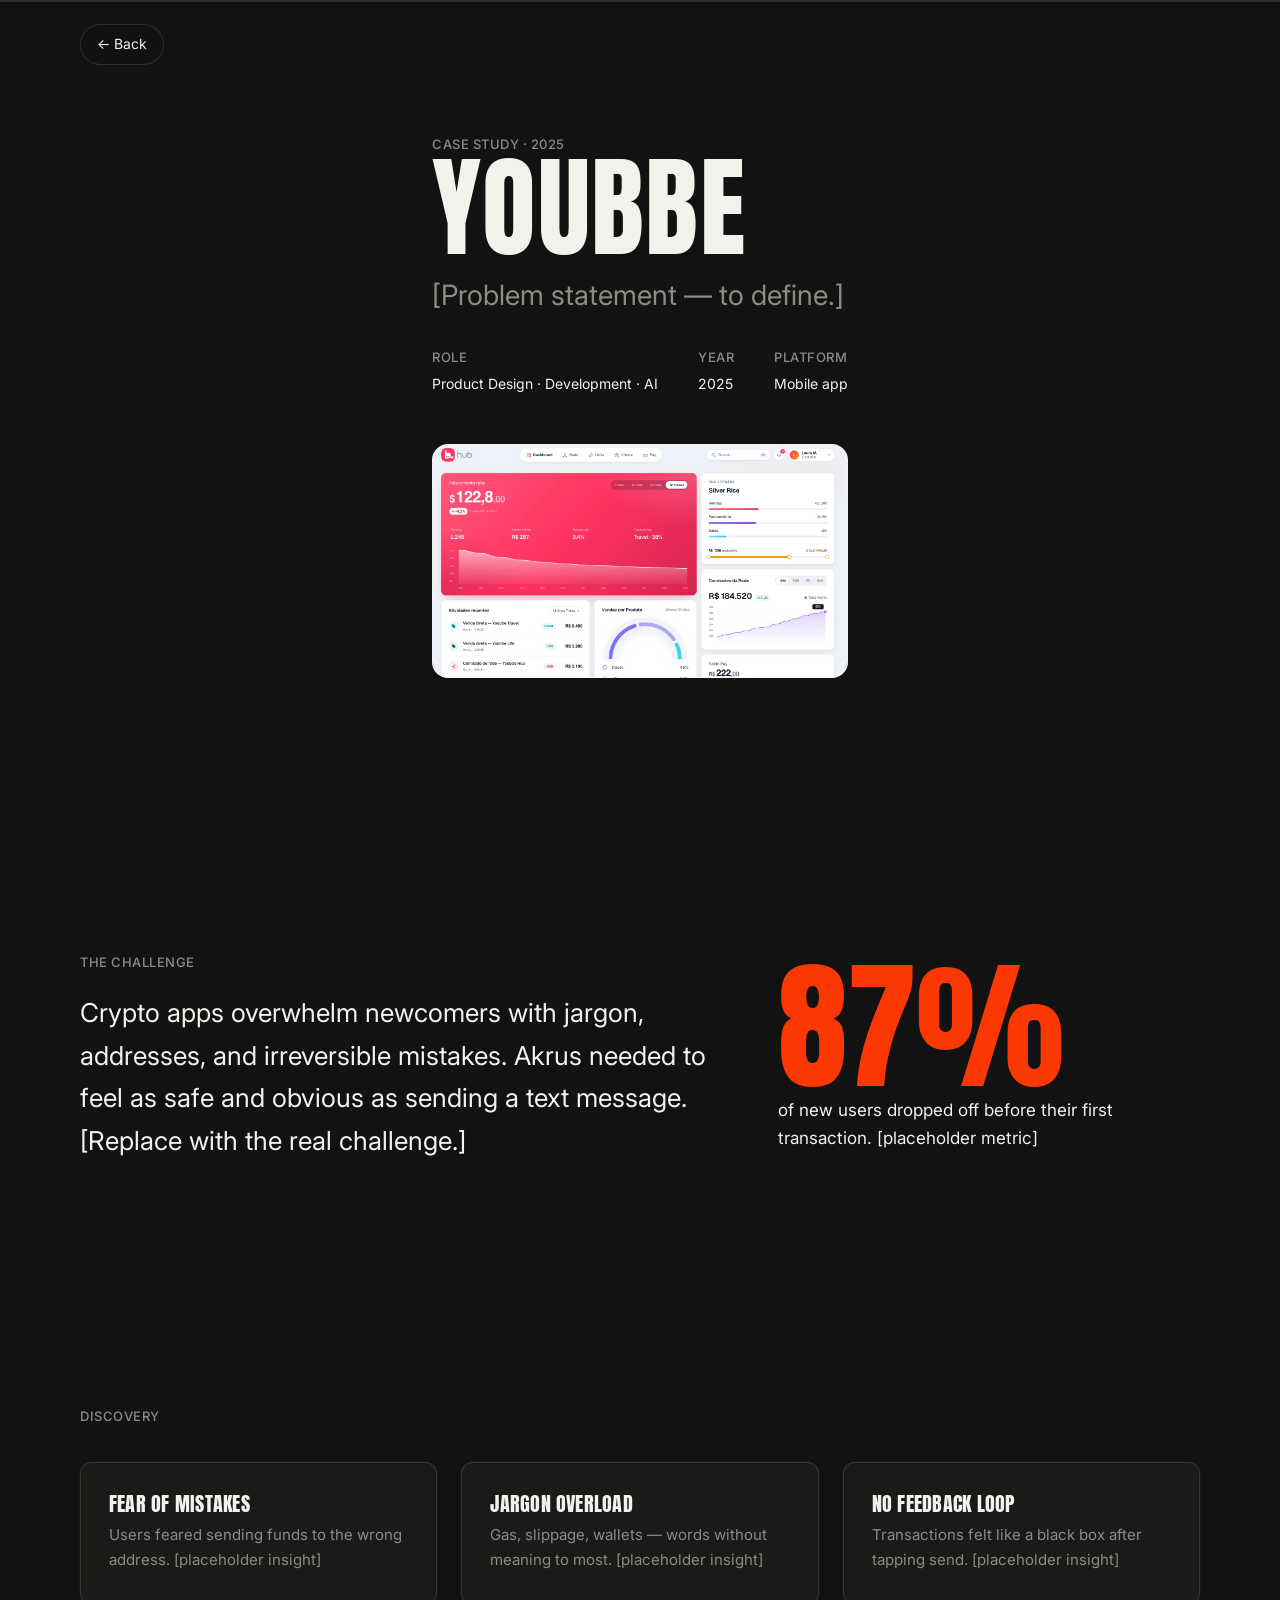
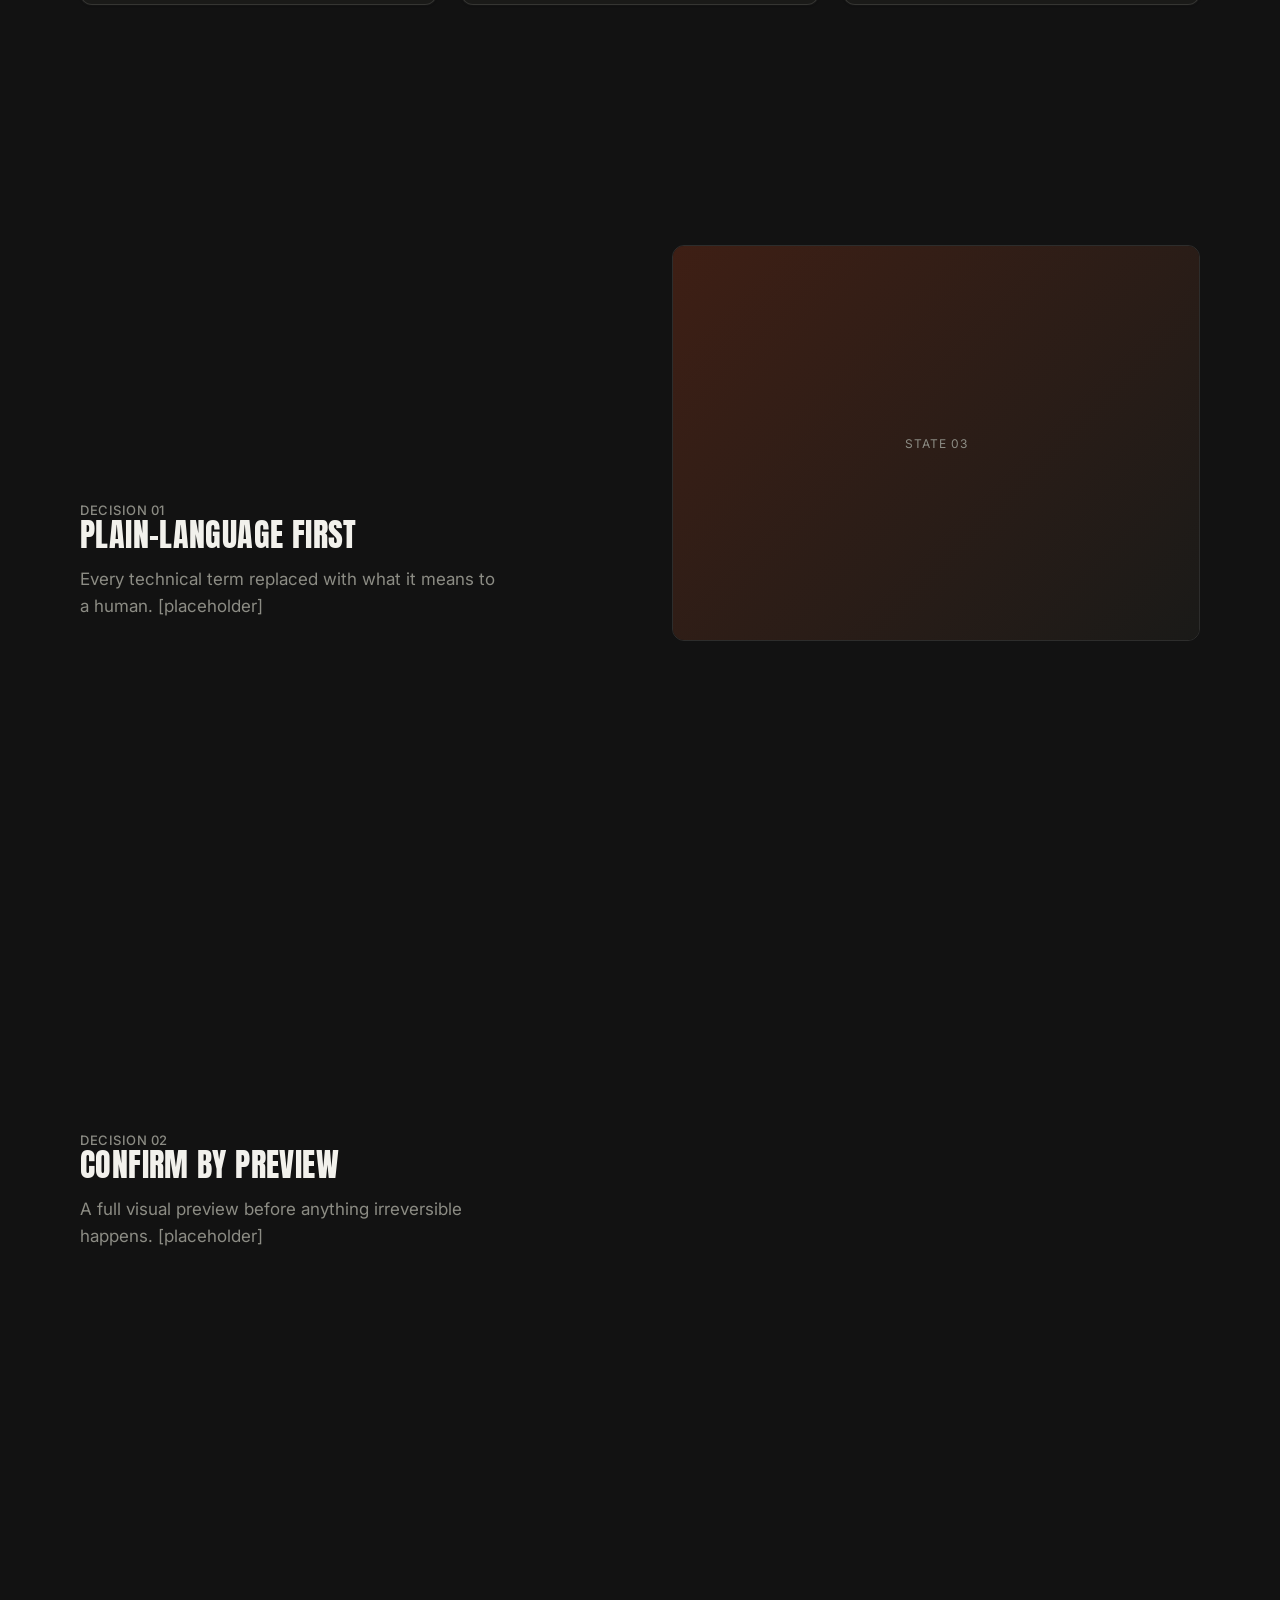
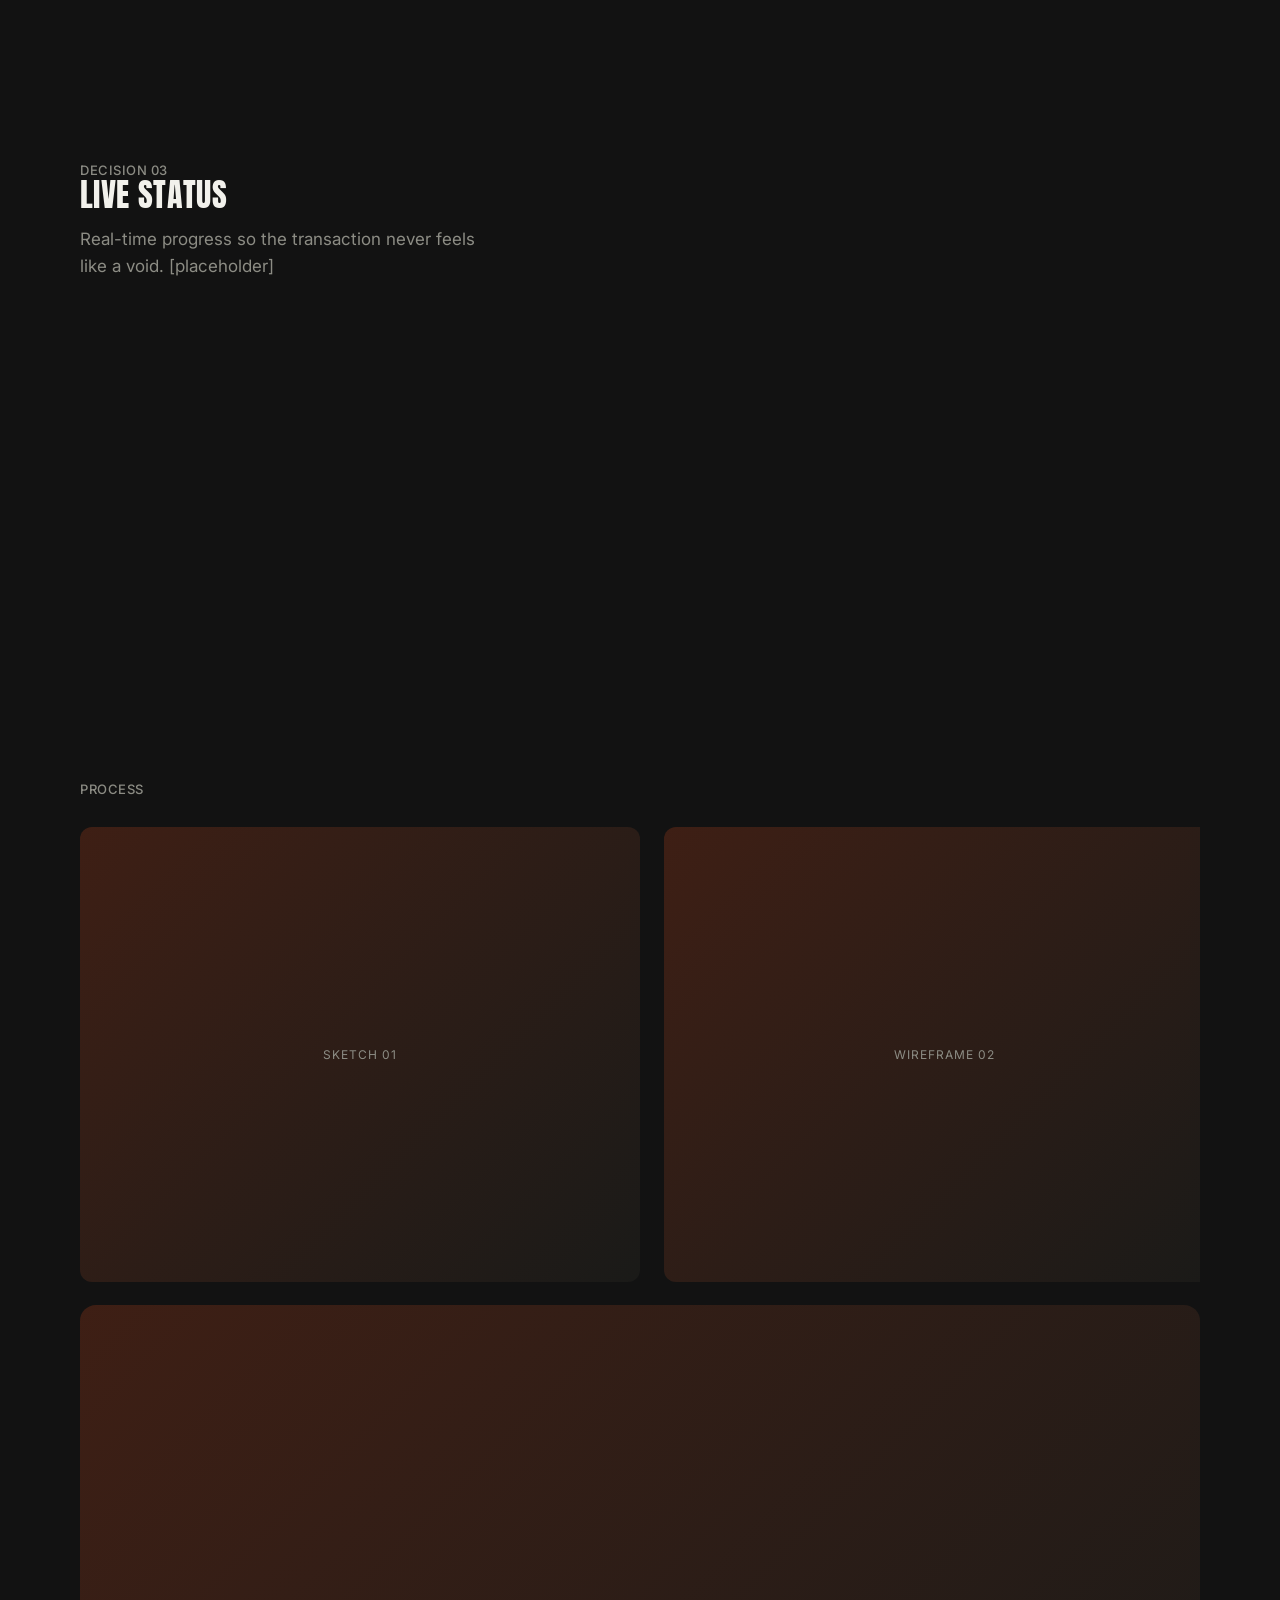
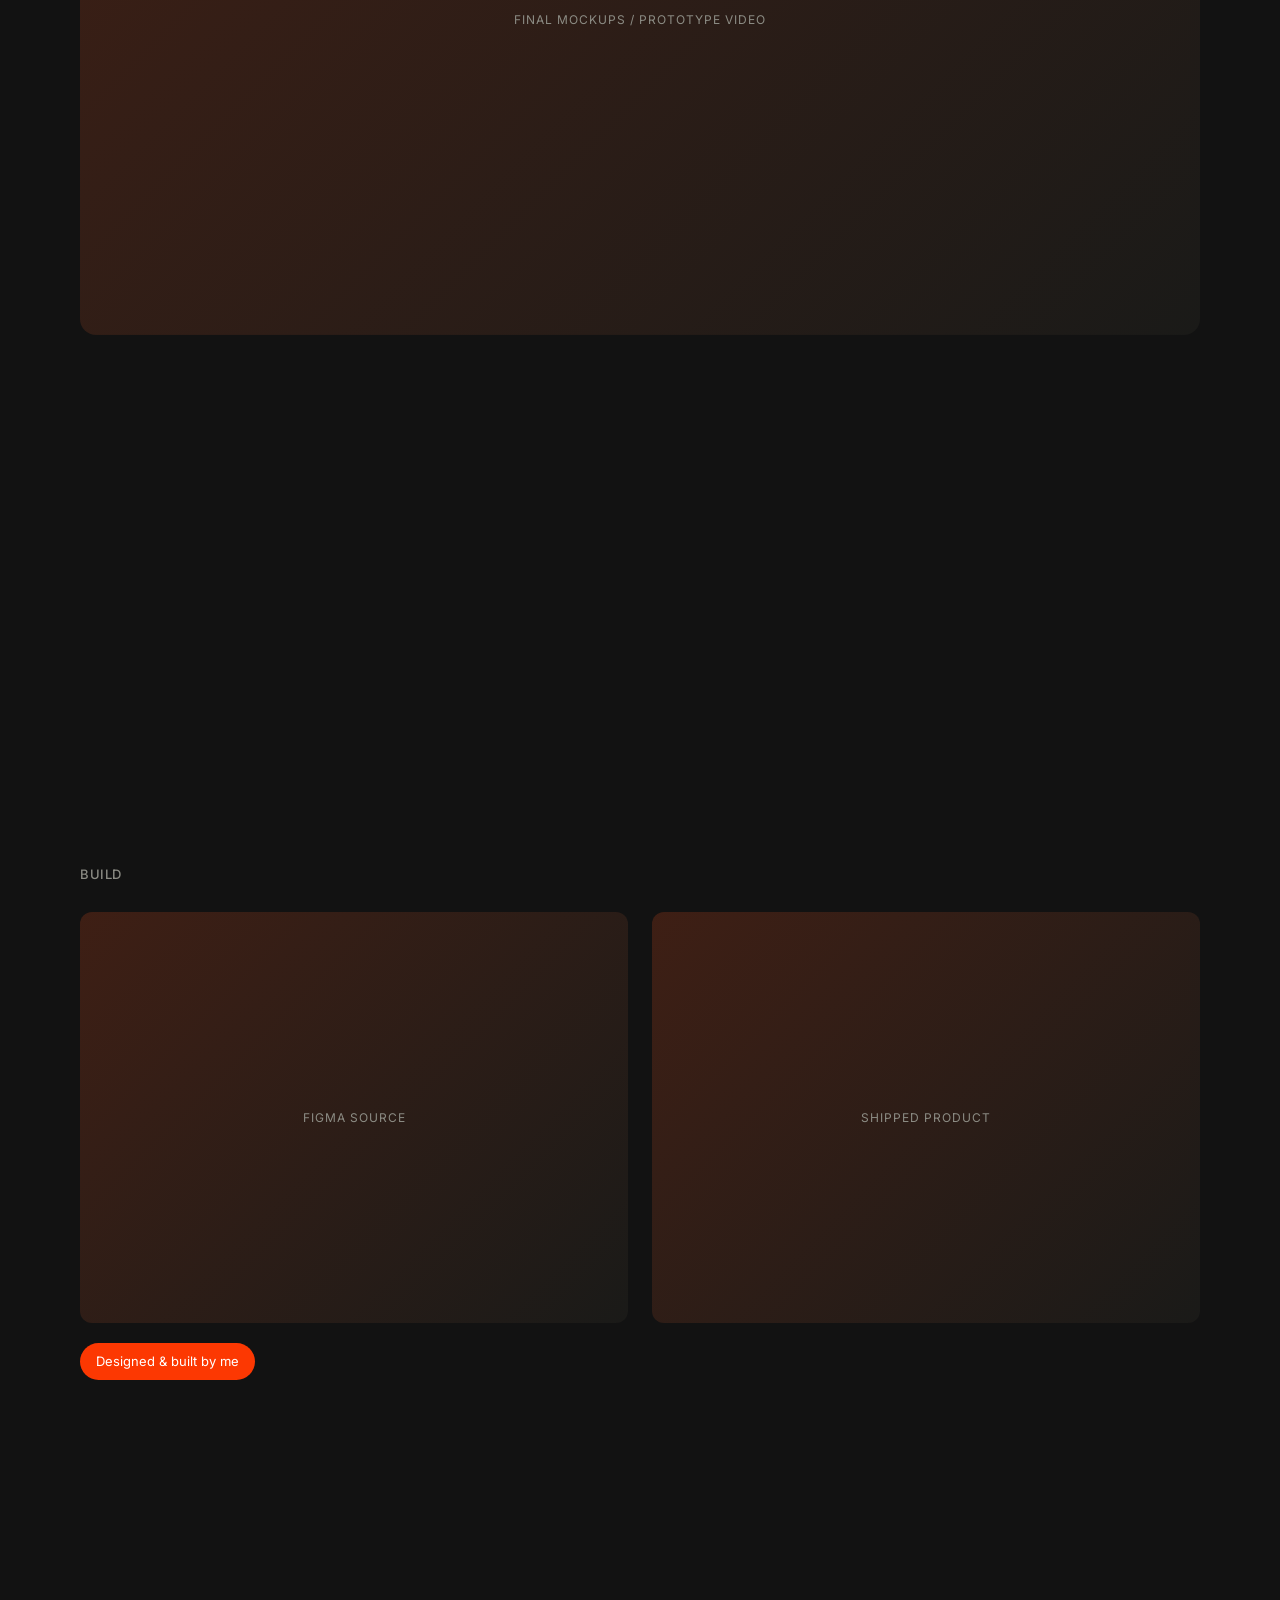
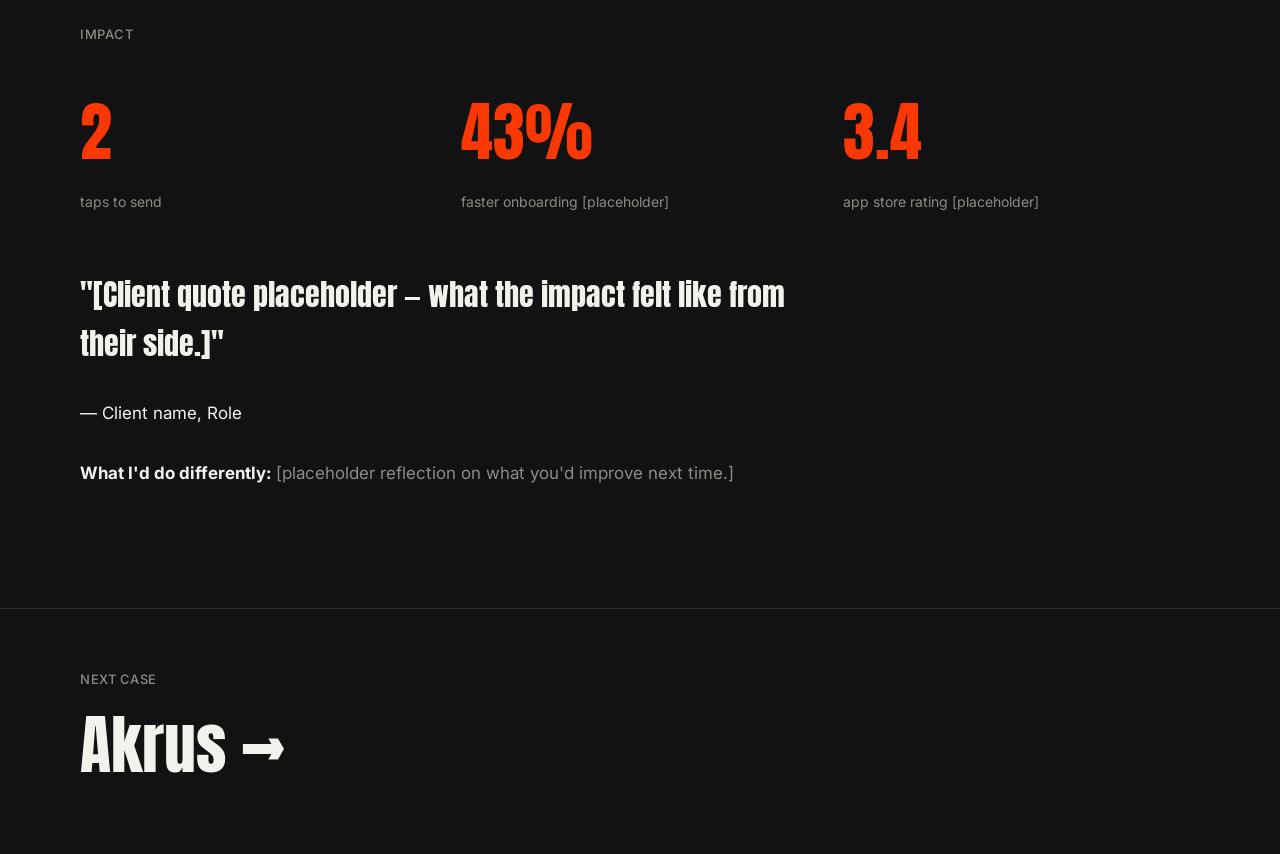
<file: site/youbbe/index.html>
<!DOCTYPE html>
<html lang="en">
<head>
  <meta charset="UTF-8" />
  <meta name="robots" content="noindex">
  <meta name="viewport" content="width=device-width, initial-scale=1.0" />
  <title>Youbbe — Case Study · Laura Eckert</title>
  <meta name="description" content="Youbbe — case study by Laura Eckert." />
  <link rel="stylesheet" href="../css/styles.css" />
</head>
<body>

  <div class="cs-progress"><div class="cs-progress__bar"></div></div>
  <a href="/#projetos" class="cs-back" data-cursor="Back">← Back</a>

  <!-- 1 — Hero -->
  <section class="scene cs-hero">
    <div class="wrap">
      <span class="label">Case Study · 2025</span>
      <h1 class="cs-hero__name">Youbbe</h1>
      <p class="cs-hero__result">[Problem statement — to define.]</p>
      <div class="cs-hero__meta">
        <div><span class="label">Role</span><span>Product Design · Development · AI</span></div>
        <div><span class="label">Year</span><span>2025</span></div>
        <div><span class="label">Platform</span><span>Mobile app</span></div>
      </div>
      <div class="cs-hero__media">
        <picture>
          <source type="image/webp" srcset="../assets/youbbe-preview.webp 1440w, ../assets/youbbe-preview@2x.webp 2880w" sizes="(min-width: 900px) 1040px, 88vw">
          <img src="../assets/youbbe-preview.png" alt="Youbbe dashboard — network sales and commissions" width="1440" height="900" loading="eager" decoding="async">
        </picture>
      </div>
    </div>
  </section>

  <!-- 2 — Challenge -->
  <section class="scene">
    <div class="wrap cs-split">
      <div>
        <span class="label">The challenge</span>
        <p class="cs-split__text" style="margin-top:16px">Crypto apps overwhelm newcomers with jargon, addresses, and irreversible mistakes. Akrus needed to feel as safe and obvious as sending a text message. [Replace with the real challenge.]</p>
      </div>
      <div><div class="cs-bignum" data-count="87" data-suffix="%">0%</div><p class="tl__year">of new users dropped off before their first transaction. [placeholder metric]</p></div>
    </div>
  </section>

  <!-- 3 — Discovery -->
  <section class="scene">
    <div class="wrap">
      <span class="label">Discovery</span>
      <div class="cs-cards" data-stagger="0.1" style="margin-top:32px">
        <div class="cs-card"><h3>Fear of mistakes</h3><p>Users feared sending funds to the wrong address. [placeholder insight]</p></div>
        <div class="cs-card"><h3>Jargon overload</h3><p>Gas, slippage, wallets — words without meaning to most. [placeholder insight]</p></div>
        <div class="cs-card"><h3>No feedback loop</h3><p>Transactions felt like a black box after tapping send. [placeholder insight]</p></div>
      </div>
    </div>
  </section>

  <!-- 4 — Decisions (sticky) -->
  <section class="scene">
    <div class="wrap cs-sticky" data-sticky-steps>
      <div class="cs-sticky__steps">
        <div data-step="1"><span class="label">Decision 01</span><h3>Plain-language first</h3><p>Every technical term replaced with what it means to a human. [placeholder]</p></div>
        <div data-step="2"><span class="label">Decision 02</span><h3>Confirm by preview</h3><p>A full visual preview before anything irreversible happens. [placeholder]</p></div>
        <div data-step="3"><span class="label">Decision 03</span><h3>Live status</h3><p>Real-time progress so the transaction never feels like a void. [placeholder]</p></div>
      </div>
      <div class="cs-sticky__media">
        <div class="ph ph--full is-active" data-step-img="1">State 01</div>
        <div class="ph ph--full" data-step-img="2">State 02</div>
        <div class="ph ph--full" data-step-img="3">State 03</div>
      </div>
    </div>
  </section>

  <!-- 5 — Process (horizontal) -->
  <section class="scene">
    <div class="wrap"><span class="label">Process</span></div>
    <div class="wrap" style="margin-top:24px">
      <div class="cs-rail">
        <div class="cs-rail__item"><div class="ph">Sketch 01</div><p class="cs-rail__cap">Early flow exploration.</p></div>
        <div class="cs-rail__item"><div class="ph">Wireframe 02</div><p class="cs-rail__cap">Low-fi transaction screen.</p></div>
        <div class="cs-rail__item"><div class="ph">Wireframe 03</div><p class="cs-rail__cap">Confirmation pattern.</p></div>
        <div class="cs-rail__item"><div class="ph">Hi-fi 04</div><p class="cs-rail__cap">Final visual direction.</p></div>
      </div>
    </div>
  </section>

  <!-- 6 — Final design -->
  <section class="scene">
    <div class="wrap cs-final">
      <span class="label">Final design</span>
      <div class="cs-final__media" data-parallax="0.06" style="margin-top:24px"><div class="ph ph--full">Final mockups / prototype video</div></div>
    </div>
  </section>

  <!-- 7 — Build -->
  <section class="scene">
    <div class="wrap">
      <span class="label">Build</span>
      <div class="cs-build" style="margin-top:24px">
        <div class="ph">Figma source</div>
        <div>
          <div class="ph">Shipped product</div>
        </div>
      </div>
      <span class="cs-build__badge">Designed &amp; built by me</span>
    </div>
  </section>

  <!-- 8 — Impact -->
  <section class="scene">
    <div class="wrap">
      <span class="label">Impact</span>
      <div class="cs-metrics" style="margin-top:32px">
        <div><div class="cs-metric__num" data-count="3">0</div><div class="cs-metric__label">taps to send</div></div>
        <div><div class="cs-metric__num" data-count="62" data-suffix="%">0%</div><div class="cs-metric__label">faster onboarding [placeholder]</div></div>
        <div><div class="cs-metric__num" data-count="4.8">0</div><div class="cs-metric__label">app store rating [placeholder]</div></div>
      </div>
      <p class="cs-impact__quote">"[Client quote placeholder — what the impact felt like from their side.]"</p>
      <p class="tl__year">— Client name, Role</p>
      <p style="margin-top:32px;max-width:680px;color:var(--muted)"><strong style="color:var(--text)">What I'd do differently:</strong> [placeholder reflection on what you'd improve next time.]</p>
    </div>
  </section>

  <!-- Next case -->
  <section class="cs-next">
    <a href="/akrus.html" class="wrap" data-cursor="Next">
      <div><span class="label">Next case</span><div class="cs-next__name">Akrus →</div></div>
    </a>
  </section>

  <script src="../js/scripts.js"></script>
</body>
</html>
</file>
<file: site/css/styles.css>
/* =============================================================
   Laura Eckert — Portfolio
   Design Engineer · hand-coded static site
   ============================================================= */

/* ---------- Fonts ---------- */
@import url("https://fonts.googleapis.com/css2?family=Anton&family=Inter:wght@400;500&family=JetBrains+Mono:wght@400;500&family=Pinyon+Script&display=swap");

/* ---------- Tokens ---------- */
:root {
  /* dark-first site palette */
  --bg: #121212;
  --text: #F2F1EC;
  --muted: #8C8C84;
  --accent: #FC3802;
  --accent-2: #94FEBC;
  --surface: #1A1A18;
  --line: rgba(242, 241, 236, 0.12);

  /* Scroll-driven canvas darkening (work → shipped). JS sets --stage-shade
     (0–~85) on :root; --canvas is the dark-mixed page/section background so the
     whole stack darkens as one field — no lighter beam leaking between layers. */
  --stage-shade: 0;
  --canvas: color-mix(in srgb, var(--bg), #000 calc(var(--stage-shade) * 1%));

  --ink: #121212;
  --ink-deep: #000000;
  --on-ink: #F2F1EC;
  --hero-ink: #15171A;
  --hero-surface: #121212;
  --hero-cream: #F0EDE6;
  --hero-text-top: #FFFFFF;
  --hero-text-bottom: var(--hero-ink);
  --hero-bloom-top: var(--accent-2);
  --hero-bloom-bottom: var(--hero-cream);
  --hero-split-y: clamp(300px, 42vh, 460px);
  --hero-gradient: linear-gradient(180deg, var(--accent-2) 0%, color-mix(in srgb, var(--accent-2) 50%, var(--accent) 50%) 52%, var(--accent) 100%);
  --hero-gradient-band: linear-gradient(180deg, var(--accent-2) 0%, color-mix(in srgb, var(--accent-2) 50%, var(--accent) 50%) 55%, var(--accent) 100%);

  --font-display: "Anton", "Arial Narrow", sans-serif;
  --font-script: "Pinyon Script", cursive;
  --font-body: "Inter", sans-serif;
  --font-mono: "JetBrains Mono", ui-monospace, monospace;

  --margin: 80px;
  --header-h: 64px;
  --frame-bottom: 26px;
  --frame-x: max(0px, calc(50% - var(--maxw) / 2));
  --guide-x: var(--frame-x);
  --inset-x: calc(var(--guide-x) + var(--margin));
  --gutter: 24px;
  --section-gap: 180px;
  --section-pad: 80px;
  --maxw: 1440px;

  --ease-out: cubic-bezier(0.23, 1, 0.32, 1);
  --ease-in-out: cubic-bezier(0.77, 0, 0.175, 1);
  --ease: var(--ease-out);
  --dur: 0.28s;
  --hover: 0.16s;

  /* spacing scale (base 4) */
  --space-1: 4px; --space-2: 8px; --space-3: 12px; --space-4: 16px;
  --space-5: 20px; --space-6: 24px; --space-8: 32px; --space-10: 40px;
  --space-14: 56px; --space-16: 64px;

  /* radius scale (by nesting level) */
  --r-sm: 8px; --r-md: 12px; --r-lg: 16px; --r-xl: 20px;

  /* elevation */
  --shadow-1: 0 1px 2px rgba(0, 0, 0, 0.4), 0 0 0 1px rgba(242, 241, 236, 0.04);
  --shadow-2: 0 8px 32px rgba(0, 0, 0, 0.5), 0 0 0 1px rgba(242, 241, 236, 0.06);
  --shadow-glow: 0 16px 40px color-mix(in srgb, var(--accent) 22%, transparent);
  --accent-soft: color-mix(in srgb, var(--accent) 18%, transparent);
  --accent-glow: 0 0 0 1px color-mix(in srgb, var(--accent) 28%, transparent), 0 12px 36px color-mix(in srgb, var(--accent) 20%, transparent);

  --grain: url("data:image/svg+xml,%3Csvg xmlns='http://www.w3.org/2000/svg' width='200' height='200'%3E%3Cfilter id='n'%3E%3CfeTurbulence type='fractalNoise' baseFrequency='0.9' numOctaves='3' stitchTiles='stitch'/%3E%3C/filter%3E%3Crect width='100%25' height='100%25' filter='url(%23n)'/%3E%3C/svg%3E");
}

/* ---------- Placeholder media (swap with real <img>/<video>) ---------- */
.ph {
  width: 100%; height: 100%;
  display: grid; place-items: center;
  background: linear-gradient(135deg, color-mix(in srgb, var(--accent) 16%, var(--surface)), var(--surface));
  color: var(--muted); font-size: 12px; letter-spacing: 1px; text-transform: uppercase;
}
/* Services preview panels — light stage on dark page (reference layout) */
.svc-item__media .ph {
  background:
    radial-gradient(120% 90% at 50% 0%, rgba(255, 255, 255, 0.24), transparent 62%),
    linear-gradient(150deg, #eceae4, #d8d6d0);
  color: #1A1A1A;
}
.ph--full { position: absolute; inset: 0; }
.story-open__portrait img { width: 100%; height: 100%; object-fit: cover; display: block; }
.story-portrait__photo { position: absolute; inset: 0; width: 100%; height: 100%; object-fit: cover; display: block; }


/* ---------- Reset ---------- */
*, *::before, *::after { box-sizing: border-box; margin: 0; padding: 0; }

html {
  scroll-behavior: smooth;
  -webkit-text-size-adjust: 100%;
  background-color: var(--bg);
  color-scheme: dark;
}
html.lenis, html.lenis body { height: auto; }
.lenis.lenis-smooth { scroll-behavior: auto !important; }
.lenis.lenis-smooth [data-lenis-prevent] { overscroll-behavior: contain; }
.lenis.lenis-stopped { overflow: hidden; }

body {
  background: var(--bg);
  color: var(--text);
  font-family: var(--font-body);
  font-size: 17px;
  line-height: 1.64;
  font-weight: 400;
  -webkit-font-smoothing: antialiased;
  text-rendering: optimizeLegibility;
  overflow-x: hidden;
  transition: background 0.4s ease, color 0.4s ease;
}

img, video { max-width: 100%; display: block; }
a { color: inherit; text-decoration: none; }
button { font: inherit; color: inherit; background: none; border: none; cursor: pointer; }
ul { list-style: none; }
a, button, input, textarea { transition: color var(--hover) var(--ease), border-color var(--hover) var(--ease), background-color var(--hover) var(--ease), box-shadow var(--hover) var(--ease); }

::selection { background: var(--accent); color: #fff; }

/* Keyboard focus — overrides custom-cursor's cursor:none */
:focus-visible { outline: 2px solid var(--accent); outline-offset: 3px; border-radius: 2px; }
body.has-custom-cursor a:focus-visible, body.has-custom-cursor button:focus-visible { cursor: auto; }

/* Lock scroll while preloader curtain is up */
body.is-loading { overflow: hidden; height: 100vh; }

/* Visually-hidden (accessible labels) */
.sr-only {
  position: absolute; width: 1px; height: 1px; padding: 0; margin: -1px;
  overflow: hidden; clip: rect(0,0,0,0); white-space: nowrap; border: 0;
}

/* Tabular figures for animated/data numbers */
.cs-bignum, .cs-metric__num, .contact__email, .mono { font-variant-numeric: tabular-nums; font-feature-settings: "tnum"; }

@media (prefers-reduced-motion: reduce) {
  *, *::before, *::after { animation-duration: 0.001ms !important; transition-duration: 0.001ms !important; scroll-behavior: auto !important; }
  .cursorx, .cursorx-frame, .grain-overlay, .atmosphere__canvas { display: none !important; }
  .atmosphere__fallback { opacity: 0 !important; }
  body.mood-base .atmosphere__fallback { opacity: 0.2 !important; }
}

/* ---------- Typography helpers ---------- */
h1, h2, h3, h4 { font-family: var(--font-display); font-weight: 400; line-height: 0.9; letter-spacing: 0.012em; text-transform: uppercase; text-wrap: balance; }

.label {
  font-size: 13px;
  font-weight: 500;
  letter-spacing: 0.5px;
  text-transform: uppercase;
  color: var(--muted);
}

.mono { font-family: var(--font-mono); }

/* ---------- Layout ---------- */
.wrap { max-width: var(--maxw); margin-inline: auto; padding-inline: var(--margin); }

.section { padding-block: var(--section-pad); }
.section + .section { margin-top: calc(var(--section-gap) - var(--section-pad)); }
.section.services { padding-bottom: 0; }

.grid12 { display: grid; grid-template-columns: repeat(12, 1fr); gap: var(--gutter); }

/* =============================================================
   Custom cursor
   ============================================================= */
/* Reticle de precisão — branco + mix-blend difference => inverte no fundo */
.cursorx,
.cursorx-frame {
  position: fixed;
  top: 0;
  left: 0;
  pointer-events: none;
  z-index: 12000;
  color: #fff;
  mix-blend-mode: difference;
  opacity: 0;
}

/* --- reticle que segue o mouse --- */
.cursorx {
  width: 0;
  height: 0;
  will-change: transform;
  transition: opacity 0.3s var(--ease);
}
.cursorx__cross,
.cursorx__scroll {
  position: absolute;
  left: 0;
  top: 0;
  transform: translate(-50%, -50%);
  transition: transform 0.28s var(--ease), opacity 0.25s var(--ease);
}
.cursorx__cross line,
.cursorx__scroll line { stroke: #fff; stroke-width: 1; }
.cursorx__cross .cursorx__dot { fill: #fff; }

.cursorx__ripple {
  position: absolute;
  left: 0;
  top: 0;
  width: 22px;
  height: 22px;
  border: 1px solid #fff;
  border-radius: 50%;
  transform: translate(-50%, -50%) scale(0.35);
  opacity: 0;
  pointer-events: none;
}
.cursorx__ripple.is-pulse {
  animation: cursorx-ripple 0.55s var(--ease) forwards;
}

@keyframes cursorx-ripple {
  0%   { opacity: 0.55; transform: translate(-50%, -50%) scale(0.35); }
  100% { opacity: 0;    transform: translate(-50%, -50%) scale(1.6); }
}

.cursorx__readout {
  position: absolute;
  left: 14px;
  top: 8px;
  font: 500 9px/1.2 var(--font-mono);
  letter-spacing: 0.02em;
  white-space: nowrap;
  font-variant-numeric: tabular-nums;
  opacity: 0.72;
  transition: opacity 0.25s var(--ease), transform 0.25s var(--ease);
}
.cursorx__label {
  position: absolute;
  left: 17px;
  top: -22px;
  font: 600 10px/1 var(--font-mono);
  letter-spacing: 0.1em;
  text-transform: uppercase;
  white-space: nowrap;
  opacity: 0;
  transform: translateY(4px);
  transition: opacity 0.22s var(--ease), transform 0.22s var(--ease);
}

@keyframes cursorx-bob {
  0%, 100% { transform: translate(-50%, -56%); }
  50%      { transform: translate(-50%, -44%); }
}

/* --- estados --- */
.cursorx.is-rest .cursorx__scroll  { opacity: 0; }
.cursorx.is-press .cursorx__cross  { transform: translate(-50%, -50%) scale(0.97); }
.cursorx.is-hover .cursorx__cross  { opacity: 0; }
.cursorx.is-hover .cursorx__readout { opacity: 0; visibility: hidden; }
.cursorx.is-hover .cursorx__scroll { opacity: 0; }
.cursorx.is-hover .cursorx__label  { opacity: 1; transform: translateY(0); }

.cursorx.is-scroll .cursorx__cross   { opacity: 0; }
.cursorx.is-scroll .cursorx__readout { opacity: 0; }
.cursorx.is-scroll .cursorx__scroll  { opacity: 1; animation: cursorx-bob 1.1s var(--ease) infinite; }
.cursorx.is-scroll .cursorx__label   { opacity: 1; transform: translateY(0); }

/* While the MyStory bento is in its built/dwell state, the #apps-scoped
   [data-apps-coord] HUD owns the coordinate readout. Suppress ONLY the
   redundant coordinate text + label + frame chrome so the two readouts don't
   overlap — the reticle itself (.cursorx with its cross/dot/ripple) stays
   visible and tracking, so the user always has a cursor in the bento.
   !important overrides the inline opacity the cursor sets on mousemove. */
body.is-bento-dwell .cursorx__readout,
body.is-bento-dwell .cursorx__label,
body.is-bento-dwell .cursorx-frame {
  opacity: 0 !important;
  visibility: hidden;
  pointer-events: none;
}

@media (prefers-reduced-motion: reduce) {
  body.is-bento-dwell .cursorx__readout,
  body.is-bento-dwell .cursorx__label,
  body.is-bento-dwell .cursorx-frame { transition: none; }
}

/* --- brackets que travam na bounding box --- */
.cursorx-frame {
  width: 0;
  height: 0;
  transition: opacity 0.2s var(--ease);
}
.cursorx-frame__c {
  position: absolute;
  width: 11px;
  height: 11px;
  border: 1px solid #fff;
}
.cursorx-frame__c--tl { left: 0;  top: 0;    border-right: 0; border-bottom: 0; }
.cursorx-frame__c--tr { right: 0; top: 0;    border-left: 0;  border-bottom: 0; }
.cursorx-frame__c--bl { left: 0;  bottom: 0; border-right: 0; border-top: 0; }
.cursorx-frame__c--br { right: 0; bottom: 0; border-left: 0;  border-top: 0; }
.cursorx-frame.is-on { opacity: 1; }

body.has-custom-cursor { cursor: none; }
body.has-custom-cursor a,
body.has-custom-cursor button,
body.has-custom-cursor [data-cursor] { cursor: none; }
.is-magnetic {
  transition: translate 0.22s var(--ease), transform 0.18s var(--ease);
  will-change: translate;
}
.is-magnetic:active { transform: scale(0.97); }
@media (hover: none), (max-width: 768px) {
  .cursorx, .cursorx-frame { display: none; }
  body.has-custom-cursor { cursor: auto; }
}

/* =============================================================
   Scroll progress
   ============================================================= */
.scroll-progress {
  position: fixed; top: 0; left: 0;
  height: 2px; width: 0%;
  background: linear-gradient(90deg, color-mix(in srgb, var(--accent) 85%, #fff 15%), color-mix(in srgb, var(--accent) 55%, #fff 45%));
  box-shadow: 0 0 16px color-mix(in srgb, var(--accent) 28%, transparent);
  z-index: 1000;
  transition: width 0.08s linear;
}

/* =============================================================
   Header — Cossistant-style: full-width bg + framed container
   ============================================================= */
.header {
  position: fixed; top: 0; left: 0; right: 0;
  z-index: 900;
  height: var(--header-h);
}
.header__backdrop {
  position: absolute; inset: 0;
  background: var(--bg);
  border-bottom: 1px solid var(--line);
  transition: background 0.7s var(--ease), border-color 0.7s var(--ease), backdrop-filter 0.5s var(--ease);
}
.header.is-scrolled .header__backdrop {
  backdrop-filter: blur(14px) saturate(1.2);
  background: color-mix(in srgb, var(--bg) 82%, transparent);
}
body.mood-base .header.is-scrolled .header__backdrop {
  background: color-mix(in srgb, var(--hero-surface) 86%, transparent);
}
.header__frame {
  position: relative;
  width: auto;
  max-width: var(--maxw);
  height: 100%;
  margin-inline: auto;
  background: var(--bg);
  border-inline: 1px dashed var(--line);
  transition: background 0.7s var(--ease), border-color 0.7s var(--ease);
}
.header__inner {
  display: grid;
  grid-template-columns: 1fr auto 1fr;
  align-items: center;
  height: 100%;
  padding-inline: var(--margin);
}
.header__logo { justify-self: start; }
.header__nav { justify-self: center; }
.header__end { justify-self: end; }
.header__dash {
  position: absolute; left: 50%; bottom: 0;
  width: 100vw; height: 0;
  transform: translateX(-50%);
  border-top: 1px dashed var(--line);
  pointer-events: none;
  transition: border-color 0.7s var(--ease);
}

/* Header bg + lines follow scroll-driven section mood */
body.mood-base .header__backdrop,
body.mood-base .header__frame { background: var(--hero-surface); }
body.mood-base .header { color: var(--text); }
body.mood-base .header__backdrop { border-bottom-color: color-mix(in srgb, var(--text) 12%, transparent); }
body.mood-base .header__frame { border-inline-color: color-mix(in srgb, var(--text) 14%, transparent); }
body.mood-base .header__dash { border-top-color: color-mix(in srgb, var(--text) 14%, transparent); }

body.mood-surface .header__backdrop,
body.mood-surface .header__frame { background: var(--bg); }

body.mood-tint .header__backdrop,
body.mood-tint .header__frame { background: color-mix(in srgb, var(--accent) 4%, var(--bg)); }

body.mood-deep .header__backdrop,
body.mood-deep .header__frame { background: var(--bg); }
body.mood-deep .header { color: var(--on-ink); }
body.mood-deep .header__backdrop { border-bottom-color: color-mix(in srgb, var(--on-ink) 14%, transparent); }
body.mood-deep .header__frame { border-inline-color: color-mix(in srgb, var(--on-ink) 14%, transparent); }
body.mood-deep .header__dash { border-top-color: color-mix(in srgb, var(--on-ink) 14%, transparent); }
body.mood-deep .header__nav a:hover,
body.mood-deep .header__contact:hover { color: var(--accent); }
.header__logo {
  font-family: var(--font-display); font-weight: 400; text-transform: uppercase;
  font-size: clamp(15px, 1.3vw, 19px); line-height: 0.92; letter-spacing: 0.01em;
}
.header__nav { display: flex; gap: clamp(20px, 3.5vw, 64px); align-items: center; }
.header__nav a {
  font-family: var(--font-display); text-transform: uppercase;
  font-size: clamp(12px, 1vw, 15px); letter-spacing: 0.04em;
  color: inherit;
  position: relative;
  opacity: 0.72;
  transition: color 0.28s var(--ease), opacity 0.28s var(--ease), transform 0.22s var(--ease);
}
.header__nav a .nav-bracket {
  display: inline-block;
  transition: transform 0.28s var(--ease), opacity 0.28s var(--ease);
  opacity: 0.55;
}
.header__nav a:hover,
.header__nav a.is-active { opacity: 1; color: var(--accent); }
.header__nav a:hover .nav-bracket,
.header__nav a.is-active .nav-bracket { opacity: 1; }
.header__nav a:hover .nav-bracket:first-child,
.header__nav a.is-active .nav-bracket:first-child { transform: translateX(-3px); }
.header__nav a:hover .nav-bracket:last-child,
.header__nav a.is-active .nav-bracket:last-child { transform: translateX(3px); }
.header__nav a.is-active::after {
  content: "";
  position: absolute;
  left: 50%; bottom: -6px;
  width: 4px; height: 4px;
  border-radius: 50%;
  background: var(--accent);
  transform: translateX(-50%);
  box-shadow: 0 0 10px color-mix(in srgb, var(--accent) 50%, transparent);
}
.header__end { display: flex; align-items: center; gap: clamp(14px, 2vw, 22px); }
.header__clock {
  font-family: var(--font-mono);
  font-size: 11px;
  letter-spacing: 0.14em;
  font-variant-numeric: tabular-nums;
  color: color-mix(in srgb, currentColor 52%, transparent);
  white-space: nowrap;
}
@media (max-width: 980px) {
  .header__clock { display: none; }
}
.header__contact {
  font-family: var(--font-display); text-transform: uppercase;
  font-size: clamp(12px, 1vw, 15px); letter-spacing: 0.04em;
  position: relative; transition: color 0.3s ease;
}
.header__contact::after {
  content: ""; position: absolute; left: 0; bottom: -4px; height: 1.5px; width: 100%;
  background: currentColor; transition: width 0.3s var(--ease);
}
.header__contact:hover { color: var(--accent); }
.header__contact span { display: inline-block; transition: transform 0.3s var(--ease); }
.header__contact:hover span { transform: translate(2px, -2px); }
.header__contact:active { transform: scale(0.97); }


@media (max-width: 860px) {
  :root { --header-h: 56px; --margin: 20px; }
  .header__inner {
    display: flex;
    justify-content: space-between;
  }
  .header__nav { display: none; }
  .header__end { gap: 14px; }
}

/* =============================================================
   Preloader
   ============================================================= */
.preloader {
  position: fixed; inset: 0; z-index: 10000;
  background: var(--bg);
  display: grid; place-items: center;
  text-align: center;
  clip-path: inset(0 0 0 0);
}
.preloader::after {
  content: "";
  position: absolute; inset: 0;
  background-image: var(--grain);
  opacity: 0.04;
  pointer-events: none;
  mix-blend-mode: soft-light;
}
.preloader__inner { position: relative; z-index: 1; }
.preloader.is-done { pointer-events: none; }
.preloader__pct {
  font-family: var(--font-mono);
  font-size: clamp(11px, 1vw, 13px);
  letter-spacing: 0.22em;
  color: var(--muted);
  margin-bottom: clamp(20px, 4vh, 36px);
  font-variant-numeric: tabular-nums;
}
.preloader__pct span {
  display: inline-block;
  min-width: 3ch;
  text-align: right;
}
.preloader__name { font-family: var(--font-display); font-weight: 500; font-size: clamp(40px, 8vw, 88px); letter-spacing: -0.03em; }
.preloader__name span { display: inline-block; opacity: 0; transform: translateY(10px); }
.preloader__role { margin-top: 12px; font-size: 16px; color: var(--muted); letter-spacing: 1px; opacity: 0; }

/* =============================================================
   Reveal utility
   ============================================================= */
.reveal { opacity: 0; transform: translateY(12px); transition: opacity var(--dur) var(--ease-out), transform var(--dur) var(--ease-out); }
.reveal.is-in { opacity: 1; transform: none; }
[data-stagger] > * { opacity: 0; transform: translateY(12px); transition: opacity var(--dur) var(--ease-out), transform var(--dur) var(--ease-out); }
[data-stagger].is-in > * { opacity: 1; transform: none; }
.js-motion .section {
  opacity: 0;
  transform: translateY(12px);
  transition: opacity var(--dur) var(--ease-out), transform var(--dur) var(--ease-out);
  will-change: opacity, transform;
}
.js-motion .section.is-in {
  opacity: 1;
  transform: none;
  will-change: auto;
}

/* =============================================================
   Atmosphere + film grain
   ============================================================= */
.atmosphere {
  position: fixed;
  inset: 0;
  z-index: 0;
  pointer-events: none;
  overflow: hidden;
}
.atmosphere__canvas,
.atmosphere__fallback {
  position: absolute;
  inset: 0;
  width: 100%;
  height: 100%;
}
.atmosphere__canvas,
.atmosphere__fallback {
  opacity: 0;
  transition: opacity 0.5s ease;
}
body.mood-base .atmosphere__canvas { opacity: 0.14; }
body.mood-base .atmosphere.is-fallback .atmosphere__fallback { opacity: 0.22; }
.atmosphere.is-fallback .atmosphere__canvas { opacity: 0; }
.atmosphere__fallback {
  background:
    radial-gradient(95% 75% at 12% 0%, color-mix(in srgb, var(--accent) 22%, #dffaec 78%), transparent 72%),
    radial-gradient(75% 66% at 86% 8%, color-mix(in srgb, var(--accent) 14%, #ffe6dd 86%), transparent 74%),
    linear-gradient(180deg, #fbfaf5 0%, #f7f6ef 60%, #faf9f4 100%);
}
.grain-overlay {
  position: fixed;
  inset: -60%;
  pointer-events: none;
  z-index: 2;
  background-image: var(--grain);
  opacity: 0.05;
  mix-blend-mode: soft-light;
  animation: grain 42s steps(10) infinite;
}
body.mood-base .grain-overlay {
  opacity: 0.06;
  mix-blend-mode: soft-light;
}

/* =============================================================
   Hero → Work burn transition (short scroll seam only)
   ============================================================= */
.burn-bridge {
  position: relative;
  height: calc(100svh + var(--burn-scroll, 32vh));
  margin-top: -1px;
  z-index: 20;
  pointer-events: none;
}
.burn-bridge__sticky {
  position: sticky;
  top: 0;
  height: 100svh;
  overflow: hidden;
}
.burn-bridge__canvas {
  display: block;
  width: 100%;
  height: 100%;
  transition: opacity 0.25s var(--ease);
}
.burn-bridge.is-complete .burn-bridge__sticky {
  opacity: 0;
  visibility: hidden;
}
@media (prefers-reduced-motion: reduce) {
  .burn-bridge { display: none; height: 0; }
  .section.work { margin-top: 0; }
}

.section.work {
  margin-top: calc(-100svh - var(--burn-scroll, 32vh));
  position: relative;
  z-index: 10;
  background: var(--bg);
  color: var(--on-ink);
  padding: 0;
}

/* =============================================================
   Hero
   ============================================================= */
.hero {
  position: relative;
  min-height: 100svh;
  padding: clamp(120px, 16vh, 180px) var(--margin) 48px;
  isolation: isolate;
  overflow: hidden;
  background: var(--hero-gradient-band);
  color: var(--text);
}
/* Split backdrop — dark top + colored gradient band */
.hero__split {
  position: absolute; inset: 0; z-index: 0;
  pointer-events: none;
}
.hero__split-top {
  position: absolute; inset: 0 0 auto;
  height: var(--hero-split-y);
  background: var(--hero-surface);
}
.hero__split-top::after {
  content: "";
  position: absolute; inset: 0;
  background-image: radial-gradient(circle, color-mix(in srgb, var(--text) 16%, transparent) 0.55px, transparent 0.55px);
  background-size: 5px 5px;
  opacity: 0.45;
  mix-blend-mode: soft-light;
}
.hero__split-bottom {
  position: absolute; inset: auto 0 0;
  top: var(--hero-split-y);
  background: var(--hero-gradient-band);
}
.hero__grain {
  position: absolute; inset: 0; z-index: 1;
  height: var(--hero-split-y);
  opacity: 0.05; pointer-events: none;
  background-image: var(--grain);
  animation: grain 60s steps(10) infinite;
  mix-blend-mode: soft-light;
}
@keyframes grain {
  0%,100%{transform:translate(0,0)} 10%{transform:translate(-2%,-3%)} 30%{transform:translate(3%,-2%)}
  50%{transform:translate(-1%,2%)} 70%{transform:translate(2%,1%)} 90%{transform:translate(-3%,1%)}
}

/* Giant headline — Design + Engineer on one line, split at the fold */
.hero__head-wrap {
  position: absolute; z-index: 3; pointer-events: none;
  left: var(--margin); right: var(--margin);
  top: calc(var(--hero-split-y) - clamp(52px, 7.5vh, 92px));
}
.hero__index {
  position: absolute; top: -1.7em; left: 0;
  font-family: var(--font-mono); font-weight: 600;
  font-size: clamp(10px, 0.85vw, 13px); letter-spacing: 0.3em;
  text-transform: uppercase;
  color: color-mix(in srgb, currentColor 45%, transparent);
}
.hero__head {
  display: flex; flex-direction: row; flex-wrap: wrap;
  align-items: baseline; gap: 0.2em;
  font-family: var(--font-display); font-weight: 400; text-transform: uppercase;
  line-height: 0.82; letter-spacing: 0.018em;
}
.hero__head-word {
  display: block; white-space: nowrap;
  font-size: clamp(40px, 10.2vw, 152px);
  text-shadow: none;
  /* Poster inversion — accent on dark top, cream on gradient bottom */
  color: transparent;
  background-image: linear-gradient(
    to bottom,
    var(--hero-text-top) 0,
    var(--hero-text-top) var(--hero-split-y),
    var(--hero-text-bottom) var(--hero-split-y),
    var(--hero-text-bottom) 100%
  );
  background-attachment: fixed;
  -webkit-background-clip: text;
  background-clip: text;
}
.hero__head-word--design,
.hero__head-word--engineer {
  align-self: auto;
  margin: 0;
}

/* Based in ... — anchored to a measurement hairline */
.hero__based {
  position: absolute; z-index: 4;
  top: clamp(118px, 15vh, 182px); right: var(--margin);
  font-family: var(--font-mono); font-weight: 600;
  font-size: clamp(10px, 1vw, 13px); letter-spacing: 0.22em;
  text-transform: uppercase; white-space: nowrap;
  color: color-mix(in srgb, currentColor 55%, transparent);
  display: inline-flex; align-items: center; gap: 12px;
}
.hero__based::before {
  content: ""; width: 30px; height: 1px;
  background: color-mix(in srgb, currentColor 30%, transparent);
}

/* Disciplines — numbered index */
.hero__services {
  position: absolute; z-index: 3;
  top: calc(var(--hero-split-y) + clamp(28px, 5vh, 72px)); left: var(--margin);
  display: grid; gap: 6px;
  counter-reset: disc;
}
.hero__services li {
  font-family: var(--font-display); font-weight: 400; text-transform: uppercase;
  font-size: clamp(18px, 2.2vw, 34px); line-height: 1.04; letter-spacing: 0.016em;
  display: flex; align-items: baseline; gap: 16px;
  color: color-mix(in srgb, var(--hero-cream) 88%, var(--hero-ink));
}
.hero__services li::before {
  content: counter(disc, decimal-leading-zero);
  counter-increment: disc;
  font-family: var(--font-mono); font-weight: 600;
  font-size: 0.32em; letter-spacing: 0.12em;
  color: color-mix(in srgb, var(--hero-cream) 70%, var(--hero-ink));
  transform: translateY(-0.4em);
}

/* Intro paragraph */
.hero__intro {
  position: absolute; z-index: 3;
  left: var(--margin); bottom: clamp(52px, 11vh, 120px);
  max-width: 40ch; text-align: left;
  font-family: var(--font-mono); font-size: clamp(12px, 1.05vw, 15px);
  line-height: 1.7; letter-spacing: 0.04em; text-transform: uppercase;
  color: color-mix(in srgb, var(--hero-cream) 68%, transparent);
}

/* Recent work cue */
.hero__recent {
  position: absolute; z-index: 3; right: var(--margin); bottom: 36px;
  font-family: var(--font-display); text-transform: uppercase;
  font-size: clamp(15px, 1.5vw, 22px); letter-spacing: 0.05em;
  display: inline-flex; align-items: center; gap: 12px;
  color: var(--hero-cream);
}
.hero__recent::before {
  content: ""; width: 34px; height: 1px;
  background: color-mix(in srgb, var(--hero-cream) 42%, transparent);
  transition: width 0.3s var(--ease);
}
.hero__recent:hover::before { width: 52px; }
.hero__recent span { display: inline-block; transition: transform 0.3s var(--ease); }
.hero__recent:hover span { transform: translate(3px, 3px); }
.hero__recent:active { transform: scale(0.97); }

/* Hero entrance — orchestrated reveal after preloader */
.js-motion .hero:not(.is-entered) .hero__index,
.js-motion .hero:not(.is-entered) .hero__head-word,
.js-motion .hero:not(.is-entered) .hero__based,
.js-motion .hero:not(.is-entered) .hero__services li,
.js-motion .hero:not(.is-entered) .hero__intro,
.js-motion .hero:not(.is-entered) .hero__recent {
  opacity: 0;
  transform: translateY(clamp(16px, 2.5vh, 28px));
}
.js-motion .hero.is-entered .hero__index,
.js-motion .hero.is-entered .hero__head-word,
.js-motion .hero.is-entered .hero__based,
.js-motion .hero.is-entered .hero__services li,
.js-motion .hero.is-entered .hero__intro,
.js-motion .hero.is-entered .hero__recent {
  opacity: 1;
  transform: none;
  transition:
    opacity 0.75s var(--ease-out),
    transform 0.85s cubic-bezier(0.22, 1, 0.36, 1);
}
.js-motion .hero.is-entered .hero__head-word--design { transition-delay: 0.06s; }
.js-motion .hero.is-entered .hero__head-word--engineer { transition-delay: 0.12s; }
.js-motion .hero.is-entered .hero__index { transition-delay: 0s; }
.js-motion .hero.is-entered .hero__based { transition-delay: 0.22s; }
.js-motion .hero.is-entered .hero__services li:nth-child(1) { transition-delay: 0.28s; }
.js-motion .hero.is-entered .hero__services li:nth-child(2) { transition-delay: 0.34s; }
.js-motion .hero.is-entered .hero__services li:nth-child(3) { transition-delay: 0.40s; }
.js-motion .hero.is-entered .hero__intro { transition-delay: 0.46s; }
.js-motion .hero.is-entered .hero__recent { transition-delay: 0.52s; }

/* Mobile: stack everything */
@media (max-width: 860px) {
  .hero {
    --hero-split-y: clamp(220px, 36vh, 320px);
    min-height: 100svh;
    padding: 108px 20px 56px;
    overflow: hidden;
  }
  .hero__head-wrap {
    position: absolute; left: 20px; right: 20px; width: auto;
    top: calc(var(--hero-split-y) - clamp(40px, 6.5vh, 72px));
  }
  .hero__head {
    justify-content: center;
    flex-wrap: wrap;
    gap: 0.14em;
  }
  .hero__head-word {
    font-size: clamp(36px, 11vw, 88px);
    white-space: nowrap;
  }
  .hero__index { top: -1.2em; left: 50%; transform: translateX(-50%); }
  .hero__based {
    position: absolute; top: clamp(88px, 12vh, 120px); right: 20px;
    margin-top: 0; letter-spacing: 0.2em;
  }
  .hero__services {
    position: absolute; left: 20px; right: 20px;
    top: calc(var(--hero-split-y) + clamp(24px, 6vh, 48px));
    margin-top: 0; justify-items: center;
  }
  .hero__intro {
    position: absolute; left: 20px; right: 20px; bottom: 72px;
    margin-top: 0; max-width: none; text-align: center;
  }
  .hero__recent {
    position: absolute; left: 50%; bottom: 24px;
    transform: translateX(-50%); margin-top: 0;
  }
  .hero__recent:active { transform: translateX(-50%) scale(0.97); }
}

.btn {
  display: inline-flex; align-items: center; gap: 8px;
  padding: 14px 26px; border-radius: 100px;
  font-size: 15px; font-weight: 500;
  transition: transform var(--hover) var(--ease-out), background var(--hover) var(--ease-out), color var(--hover) var(--ease-out), border-color var(--hover) var(--ease-out), box-shadow var(--hover) var(--ease-out);
}
.btn--solid { background: var(--text); color: var(--bg); }
.btn--ghost { border: 1px solid var(--line); }
.btn:active { transform: scale(0.97); }
@media (hover: hover) and (pointer: fine) {
  .btn--solid:hover { box-shadow: var(--shadow-2); transform: translateY(-2px); }
  .btn--ghost:hover { border-color: var(--accent); color: var(--accent); transform: translateY(-2px); }
}

.scroll-hint {
  position: absolute; bottom: 32px; left: 50%; transform: translateX(-50%);
  display: grid; place-items: center; gap: 6px;
  font-size: 11px; letter-spacing: 1px; text-transform: uppercase; color: var(--muted);
  animation: hint 2.4s ease-in-out infinite;
}
@keyframes hint { 0%,100%{opacity:0.3;transform:translate(-50%,0)} 50%{opacity:0.8;transform:translate(-50%,6px)} }

/* =============================================================
   Section heading
   ============================================================= */
.sec-head { margin-bottom: 56px; }
.sec-head__title { font-size: clamp(24px, 4vw, 36px); margin-top: 12px; letter-spacing: 0.016em; line-height: 0.92; }
.sec-head__sub { color: var(--muted); margin-top: 8px; max-width: 440px; }

/* =============================================================
   Selected Work
   ============================================================= */
/* Selected Work — pinned 3D card-stack on a dark canvas */
.work .label { color: color-mix(in srgb, var(--on-ink) 60%, transparent); }
.work .sec-head__title { color: var(--on-ink); }
.work .chip { border-color: color-mix(in srgb, var(--on-ink) 22%, transparent); color: color-mix(in srgb, var(--on-ink) 78%, transparent); }

.works-pin { position: relative; height: 340vh; }
.works-stage { position: sticky; top: 0; height: 100vh; overflow: hidden;
  /* Mockup full size; panel sits below — only sill overlaps image base */
  --works-float-top: clamp(108px, 16vh, 152px);
  --works-media-h: 56vh;
  --works-media-w: min(1040px, 88vw);
  --works-sill-h: clamp(260px, 38vh, 420px);
  --works-body-h: clamp(280px, 32vh, 380px);
  --works-body-pad-top: clamp(72px, 11vh, 120px);
  --works-media-overlap: clamp(8px, 1.5vh, 24px);
  --works-body-top: calc(var(--works-float-top) + var(--works-media-h) - var(--works-media-overlap));
  --works-shadow: 0 28px 72px rgba(0, 0, 0, 0.62), 0 10px 28px rgba(0, 0, 0, 0.45), 0 0 0 1px rgba(242, 241, 236, 0.05);
}


.works-stage__rail {
  position: absolute; z-index: 4;
  left: max(14px, calc(var(--guide-x) / 2));
  top: 50%;
  transform: translate(-50%, -50%);
  writing-mode: vertical-rl;
  font-family: var(--font-display);
  font-size: clamp(12px, 1.15vw, 14px);
  font-weight: 400;
  letter-spacing: 0.24em;
  text-transform: uppercase;
  line-height: 1;
  color: color-mix(in srgb, var(--on-ink) 58%, transparent);
  white-space: nowrap;
  pointer-events: none;
  user-select: none;
}

.works-stage__head {
  position: absolute; top: 0; left: 0; right: 0; z-index: 4;
  padding: 110px var(--margin) 0;
  display: flex; align-items: baseline; justify-content: space-between; gap: 20px;
}

.works-stage__display {
  position: absolute; z-index: 1;
  left: var(--guide-x); right: var(--guide-x);
  top: clamp(148px, 20vh, 200px);
  display: flex; flex-direction: row; flex-wrap: nowrap; align-items: baseline; justify-content: center;
  gap: 0.24em;
  margin: 0;
  padding: 0;
  font-family: var(--font-display); font-weight: 400;
  font-size: clamp(64px, 10vw, 180px);
  text-transform: uppercase; line-height: 1; letter-spacing: 0.02em;
  white-space: nowrap;
  color: transparent;
  -webkit-text-stroke: 1.5px color-mix(in srgb, var(--on-ink) 26%, transparent);
  pointer-events: none; user-select: none;
  will-change: transform, opacity;
  transform-origin: center top;
}
.works-counter { font-family: var(--font-mono); font-size: 14px; color: color-mix(in srgb, var(--on-ink) 55%, transparent); letter-spacing: 1px; }
.works-counter__cur { color: var(--accent); }

/* Per-case structural panel — slides top-to-bottom as one rigid block */
.proj__panel {
  position: absolute; z-index: 1;
  top: calc(var(--works-body-top) - var(--works-sill-h));
  left: var(--guide-x); right: var(--guide-x);
  transform: translateY(0);
  display: grid; grid-template-rows: var(--works-sill-h) minmax(var(--works-body-h), auto);
  border: 1px solid var(--line);
  background: color-mix(in srgb, var(--surface) 92%, transparent);
  box-shadow: inset 0 1px 0 color-mix(in srgb, var(--on-ink) 6%, transparent);
  pointer-events: none;
  transform-origin: center top;
  backface-visibility: hidden;
  will-change: transform;
}
.proj__panel-sill {
  position: relative; overflow: hidden;
  border-bottom: 1px solid var(--line);
  background: #121110;
}
/* Colorful mesh shader — Mitra-style blurred atmosphere per case */
.proj__panel-sill::before {
  content: "";
  position: absolute;
  inset: -45%;
  background:
    radial-gradient(ellipse 58% 72% at 22% 42%, var(--mesh-a, #e8b896) 0%, transparent 58%),
    radial-gradient(ellipse 52% 68% at 78% 38%, var(--mesh-b, #8eb4d4) 0%, transparent 54%),
    radial-gradient(ellipse 64% 80% at 52% 68%, var(--mesh-c, #d4956a) 0%, transparent 56%),
    radial-gradient(ellipse 40% 55% at 88% 72%, var(--mesh-d, #f0ddd0) 0%, transparent 52%),
    linear-gradient(128deg, var(--mesh-base-a, #c9a07a) 0%, var(--mesh-base-b, #7a9cb8) 52%, var(--mesh-base-c, #b88462) 100%);
  filter: blur(32px) saturate(1.2);
  transform: scale(1.12);
  will-change: transform;
}
/* Ordered-dither canvas (Caret-style) — over the smooth mesh, under the sheen */
.proj__sill-dither {
  position: absolute; inset: 0;
  width: 100%; height: 100%;
  display: block; pointer-events: none;
  image-rendering: pixelated;
  image-rendering: crisp-edges;
}
.proj__panel-sill::after {
  content: "";
  position: absolute; inset: 0; pointer-events: none; z-index: 1;
  background:
    linear-gradient(180deg, rgba(255, 255, 255, 0.1) 0%, transparent 38%, rgba(0, 0, 0, 0.22) 100%),
    radial-gradient(120% 90% at 50% 0%, rgba(255, 255, 255, 0.06), transparent 55%);
}
.proj[data-card="0"] { --mesh-a: #7ec8be; --mesh-b: #e8a882; --mesh-c: #5a9fd4; --mesh-d: #f2d4bc; --mesh-base-a: #6ab0a8; --mesh-base-b: #d4956a; --mesh-base-c: #4a88b0; }
.proj[data-card="1"] { --mesh-a: #e8a0b8; --mesh-b: #9ab8e0; --mesh-c: #d4848a; --mesh-d: #f0d0c8; --mesh-base-a: #c87898; --mesh-base-b: #88a8d0; --mesh-base-c: #b87078; }
.proj[data-card="2"] { --mesh-a: #fc9860; --mesh-b: #94d4b0; --mesh-c: #e87848; --mesh-d: #f8dcc0; --mesh-base-a: #e07040; --mesh-base-b: #78c0a0; --mesh-base-c: #d06030; }
.proj__panel-body {
  display: grid; grid-template-columns: 1fr 1px 1fr;
  min-height: var(--works-body-h);
}
.proj__panel-divider { background: var(--line); }
.proj__panel-col {
  display: flex; flex-direction: column; justify-content: flex-end;
  min-height: var(--works-body-h);
  padding: var(--works-body-pad-top) clamp(28px, 4.5vw, 56px) clamp(24px, 3.2vw, 40px);
  gap: clamp(10px, 1.4vh, 16px);
}
.proj__panel-col--meta {
  align-items: flex-start; justify-content: flex-end;
}
.proj__panel-col--meta .chips { margin-top: 0; }
.proj__panel-col--meta .proj__cta {
  align-self: flex-start;
  margin-top: 0;
  pointer-events: none;
  border-color: color-mix(in srgb, var(--on-ink) 28%, transparent);
  color: var(--on-ink);
}
.proj:hover .proj__cta {
  border-color: var(--accent);
  color: var(--accent);
  transform: translateY(-2px);
}
/* Work-in-progress cards — inner case not published yet */
.proj--wip { cursor: default; }
.proj__cta--wip {
  text-transform: uppercase;
  letter-spacing: 0.14em;
  font-size: 11px;
  border-color: color-mix(in srgb, var(--on-ink) 20%, transparent);
  color: color-mix(in srgb, var(--on-ink) 55%, transparent);
}
.proj--wip:hover .proj__cta--wip {
  border-color: color-mix(in srgb, var(--on-ink) 20%, transparent);
  color: color-mix(in srgb, var(--on-ink) 55%, transparent);
  transform: none;
}
.proj__panel .proj__title {
  font-size: clamp(40px, 7.2vw, 96px);
  line-height: 0.88;
  margin-left: 0;
  letter-spacing: 0.02em;
  text-transform: uppercase;
}
.proj__panel .proj__initial { display: none; }
.proj__panel .proj__problem {
  font-size: clamp(13px, 1.25vw, 15px);
  line-height: 1.55;
  max-width: 34ch;
  color: color-mix(in srgb, var(--on-ink) 62%, transparent);
}
.proj__panel .proj__year {
  margin-top: clamp(12px, 2vh, 18px);
  font-size: 13px;
}

.works { position: absolute; inset: 0; z-index: 1; pointer-events: none; }
.proj {
  position: absolute; inset: 0;
  transform-origin: center center; backface-visibility: hidden;
  will-change: opacity;
  pointer-events: none;
}
/* Front layer — image card with scroll transform */
.proj__float {
  position: absolute; z-index: 2;
  top: var(--works-float-top);
  left: 50%; width: var(--works-media-w);
  transform: translateX(-50%);
  transform-origin: center center; backface-visibility: hidden;
  will-change: transform;
  pointer-events: auto;
}
.proj__head { margin-bottom: 0; }
.proj__title { position: relative; display: inline-block; color: var(--on-ink); font-size: clamp(36px, 6.5vw, 88px); line-height: 0.88; margin-left: 0; }
.proj__initial { display: none; }
.proj__media { position: relative; overflow: hidden; border-radius: var(--r-lg); width: 100%; aspect-ratio: 16 / 9; max-height: 56vh; margin-inline: auto; box-shadow: var(--works-shadow); }
.work .proj__img.ph {
  background: linear-gradient(155deg, #1c1a18 0%, #121110 100%);
  color: color-mix(in srgb, var(--on-ink) 42%, transparent);
}
.proj:hover .proj__media { box-shadow: 0 36px 88px rgba(0, 0, 0, 0.68), 0 14px 36px rgba(0, 0, 0, 0.5), 0 0 0 1px rgba(242, 241, 236, 0.07); }
.proj__img { position: absolute; inset: 0; }
.proj__img,
.proj__media picture,
.cs-hero__media picture {
  position: absolute;
  inset: 0;
  display: block;
}
.proj__img,
.cs-hero__media img {
  width: 100%;
  height: 100%;
  object-fit: cover;
  object-position: top center;
  display: block;
}
/* --- Banner reveal: soft radial mask bloom on the colored sill (behind the mock; mock stays clean) --- */
.work .proj__panel-sill {
  --reveal: 1;
  -webkit-mask-image: radial-gradient(125% 155% at 50% 45%, #000 0%, #000 56%, transparent 100%);
          mask-image: radial-gradient(125% 155% at 50% 45%, #000 0%, #000 56%, transparent 100%);
  -webkit-mask-repeat: no-repeat; mask-repeat: no-repeat;
  -webkit-mask-position: center; mask-position: center;
  -webkit-mask-size: calc(var(--reveal) * 175%) calc(var(--reveal) * 210%);
          mask-size: calc(var(--reveal) * 175%) calc(var(--reveal) * 210%);
  will-change: mask-size;
}
.proj__problem { font-size: clamp(14px, 1.45vw, 18px); max-width: 38ch; line-height: 1.55; color: color-mix(in srgb, var(--on-ink) 76%, transparent); }
.proj__year { font-family: var(--font-mono); font-size: 14px; color: color-mix(in srgb, var(--on-ink) 50%, transparent); margin-top: auto; }
.preloader__name { text-transform: uppercase; }

/* Static fallback (mobile + reduced-motion): no pin, normal stack */
.work--static .works-pin { height: auto; }
.work--static .works-stage { position: static; height: auto; overflow: visible; padding: 120px 0 40px; }
.work--static .works-stage__head { position: static; padding: 0 var(--margin) 48px; display: flex; justify-content: space-between; }
.work--static .works-stage__display {
  position: static;
  justify-content: center;
  padding: 0 var(--margin) clamp(40px, 8vh, 72px);
  color: transparent;
}
.work--static .works-stage__rail {
  position: static; transform: none; writing-mode: horizontal-tb;
  font-size: clamp(24px, 4vw, 36px); letter-spacing: 0.016em;
  color: var(--on-ink); padding: 0 var(--margin) 8px;
}
.work--static .works { position: static; inset: auto; display: flex; flex-direction: column; gap: 0; padding-inline: var(--guide-x); pointer-events: auto; }
.work--static .proj { position: static; inset: auto; transform: none; opacity: 1; width: auto; margin-bottom: clamp(100px, 14vh, 160px); }
.work--static .proj:last-child { margin-bottom: 0; }
.work--static .works-stage {
  --works-body-top: auto;
  --works-media-h: none;
  --works-sill-h: 0px;
  --works-body-h: auto;
}
.work--static .proj__panel { position: relative; top: auto; left: auto; right: auto; transform: none !important; grid-template-rows: auto; }
.work--static .proj__panel-sill { display: none; }
.work--static .proj__float { position: relative; top: auto; left: auto; width: min(1040px, 100%); margin: clamp(-16vh, -130px, -70px) auto clamp(40px, 6vh, 72px); transform: none !important; }
.work--static .proj__panel .proj__title { font-size: clamp(40px, 7.2vw, 96px); margin-left: 0; }
.work--static .proj__panel .proj__problem { font-size: clamp(14px, 1.45vw, 18px); color: color-mix(in srgb, var(--on-ink) 76%, transparent); }
.work--static .proj__media { max-height: 56vh; }
.work--static .proj__panel-body { display: block; padding-top: clamp(200px, 42vw, 360px); }
.work--static .proj__panel-divider { display: none; }
.work--static .proj__panel-col--copy { padding-bottom: 20px; border-bottom: 1px solid var(--line); margin-bottom: 20px; }
.work--static .proj__panel-col--meta { flex-direction: row; align-items: center; justify-content: space-between; flex-wrap: wrap; gap: 16px; }
@media (max-width: 768px) {
  .works-pin { height: auto; }
  .works-stage { position: static; height: auto; overflow: visible; padding: 100px 0 40px; }
  .works-stage__rail {
    position: static; transform: none; writing-mode: horizontal-tb;
    font-size: clamp(22px, 6vw, 30px); letter-spacing: 0.04em;
    color: var(--on-ink); padding: 0 20px 8px;
  }
  .works-stage__head { position: static; padding: 0 20px 40px; }
  .works-stage__display {
    position: static;
    justify-content: center;
    padding: 0 20px clamp(32px, 6vh, 56px);
    font-size: clamp(56px, 16vw, 96px);
  }
  .works { position: static; inset: auto; display: flex; flex-direction: column; gap: 0; padding: 0 var(--guide-x); pointer-events: auto; }
  .proj { position: static; inset: auto; transform: none !important; opacity: 1 !important; margin-bottom: clamp(80px, 12vh, 140px); }
  .proj:last-child { margin-bottom: 0; }
  .proj__panel { position: relative; top: auto; left: auto; right: auto; transform: none !important; grid-template-rows: auto; }
  .proj__panel-sill { display: none; }
  .proj__float { position: relative; top: auto; left: auto; width: 100%; margin: -88px auto 48px; transform: none !important; }
  .proj__panel .proj__title { font-size: clamp(36px, 10vw, 52px); }
  .proj__panel-body { grid-template-columns: 1fr; }
  .proj__panel-divider { display: none; }
  .proj__panel-col--copy { border-bottom: 1px solid var(--line); }
  .proj__panel-col--meta { flex-direction: row; flex-wrap: wrap; align-items: center; justify-content: space-between; }
  .proj__media { max-height: none; }
}
.case-card { display: block; position: relative; }
.case-card__media {
  position: relative; overflow: hidden; border-radius: var(--r-lg);
  aspect-ratio: 16 / 9; background: var(--bg);
  box-shadow: var(--shadow-1); transition: box-shadow 0.4s var(--ease);
}
.case-card:hover .case-card__media { box-shadow: var(--shadow-2); }
.case-card__media img, .case-card__media video {
  width: 100%; height: 100%; object-fit: cover;
  transition: transform 0.6s var(--ease);
}
.case-card__media video { position: absolute; inset: 0; opacity: 0; transition: opacity 0.4s ease; }
.case-card:hover .case-card__media img { transform: scale(1.03); }
.case-card:hover .case-card__media video { opacity: 1; }
.case-card { transition: transform 0.4s var(--ease); }
.case-card:hover { transform: translateY(-4px); }
.case-card__meta { display: flex; justify-content: space-between; align-items: flex-start; margin-top: 24px; gap: 24px; flex-wrap: wrap; }
.case-card__name { font-size: clamp(24px, 3vw, 30px); }
.case-card__problem { color: var(--muted); max-width: 400px; margin-top: 10px; }
.case-card__year { color: var(--muted); font-size: 14px; }
.chips { display: flex; gap: 8px; flex-wrap: wrap; margin-top: 16px; }
.chip {
  font-size: 12px; letter-spacing: 0.3px;
  padding: 5px 12px; border-radius: 100px;
  border: 1px solid var(--line); color: var(--muted);
  background: color-mix(in srgb, var(--bg) 72%, transparent);
}
.case-card__cta { margin-top: 20px; font-size: 15px; color: var(--accent); opacity: 0; transform: translateX(-6px); transition: opacity 0.3s ease, transform 0.3s var(--ease); }
.case-card:hover .case-card__cta { opacity: 1; transform: none; }

/* Featured (single, hero) case */
.case-card--featured .case-card__media { aspect-ratio: 16 / 8; box-shadow: var(--shadow-2); }
.case-card--featured .case-card__year {
  position: absolute; top: 20px; right: 20px;
  padding: 6px 14px; border-radius: 100px; font-size: 13px;
  background: color-mix(in srgb, var(--bg) 75%, transparent); backdrop-filter: blur(8px);
}
.case-card--featured .case-card__meta { align-items: flex-end; margin-top: 32px; }
.case-card--featured .case-card__name { font-size: clamp(40px, 6vw, 64px); margin-top: 12px; }
.case-card--featured .case-card__problem { font-size: clamp(18px, 2.2vw, 22px); max-width: 520px; margin-top: 14px; }
.case-card--featured .case-card__cta { opacity: 1; transform: none; font-size: 17px; }
@media (max-width: 768px) { .case-card--featured .case-card__media { aspect-ratio: 4 / 3; } }

/* =============================================================
   Shipped — bento grid
   ============================================================= */
.bento { display: grid; grid-template-columns: repeat(6, 1fr); gap: var(--gutter); }
.bento__item {
  position: relative; overflow: hidden; border-radius: var(--r-md);
  grid-column: span 2;
  background: var(--surface);
  border: 1px solid var(--line);
  box-shadow: var(--shadow-1);
  transition: transform 0.3s var(--ease), box-shadow 0.3s var(--ease);
}
.bento__item--lg { grid-column: span 3; }
.bento__item:hover { transform: translateY(-4px); box-shadow: var(--shadow-2), var(--accent-glow); }
.bento__shot { aspect-ratio: 16 / 10; width: 100%; object-fit: cover; }
.bento__body { padding: 20px 22px; }
.bento__name { font-size: 20px; }
.bento__copy { color: var(--muted); font-size: 15px; margin-top: 6px; }
.bento__overlay {
  position: absolute; inset: 0; display: flex; align-items: flex-end; justify-content: center;
  padding: 0 0 22px;
  background: linear-gradient(to top, color-mix(in srgb, var(--accent) 90%, transparent) 0%, color-mix(in srgb, var(--accent) 52%, transparent) 38%, transparent 72%);
  color: #fff; text-shadow: 0 1px 8px rgba(0,0,0,0.35);
  opacity: 0; transition: opacity 0.35s ease; font-weight: 600; letter-spacing: 0.2px;
}
.bento__item:hover .bento__overlay { opacity: 1; }
@media (max-width: 1024px){ .bento{ grid-template-columns: repeat(2,1fr);} .bento__item,.bento__item--lg{ grid-column: span 1; } }
@media (max-width: 768px){ .bento{ grid-template-columns: 1fr; } }

/* =============================================================
   App Craft
   ============================================================= */
.app-race-section {
  position: relative;
  padding: 0;
  min-height: 1800vh;
  margin-top: 0 !important;
  background: #10100f;
}
.app-race {
  position: relative;
  height: 1800vh;
  background: #10100f;
}
.app-race__pin {
  position: sticky;
  top: 0;
  min-height: 100vh;
  overflow: hidden;
  background: #10100f;
}
.app-race__field {
  position: absolute;
  inset: -50%;
  z-index: 0;
  pointer-events: none;
  transform-style: preserve-3d;
  transform: translate3d(0, 0, var(--bg-z, 0px)) scale(var(--bg-scale, 1));
  transform-origin: 50% 50%;
  will-change: transform;
}
.app-race__dots {
  position: absolute;
  inset: 0;
  background-color: transparent;
  background-image: radial-gradient(circle, rgba(242, 241, 236, 0.16) 1px, transparent 1px);
  background-size: 24px 24px;
  background-position: 0 var(--dot-y, 0px);
}
.app-race__dots--far {
  opacity: 0.42;
  background-size: 36px 36px;
  background-image: radial-gradient(circle, rgba(242, 241, 236, 0.1) 1px, transparent 1px);
  background-position: 0 var(--dot-y-far, 0px);
  transform: translateZ(-180px) scale(1.18);
}
.app-race__dots--near {
  opacity: 1;
  transform: translateZ(40px) scale(0.94);
}
.app-race__stage {
  position: absolute;
  inset: 0;
  overflow: hidden;
  transform-style: preserve-3d;
  perspective: 1200px;
  perspective-origin: 50% 46%;
  /* Finale — whole scene scales out into a centered card (Block 2).
     Opaque bg + raised z so the card occludes the flanking words. */
  background: #10100f;
  z-index: 5;
  transform-origin: 50% 50%;
  transform: scale(calc((1 - var(--shift, 0) * 0.58) * (1 + var(--bframe, 0) * 0.34) * (1 + var(--cardout, 0) * 0.7)));
  border-radius: calc(var(--shift, 0) * 16px);
  border: calc(var(--shift, 0) * 2px) solid rgba(242, 241, 236, calc(var(--shift, 0) * 0.5 * (1 - var(--cardout, 0))));
  box-shadow: 0 calc(var(--shift, 0) * 46px) calc(var(--shift, 0) * 90px) rgba(0, 0, 0, calc(var(--shift, 0) * 0.62));
  opacity: calc(1 - var(--cardout, 0));
  filter: blur(calc(var(--cardout, 0) * 16px));
  will-change: transform, opacity, filter;
}
.app-race__stage::after {
  content: "";
  position: absolute;
  inset: 0;
  z-index: 8;
  pointer-events: none;
  background: radial-gradient(ellipse 74% 70% at 50% 48%, transparent 40%, rgba(16, 16, 15, 0.68) 100%);
}
.app-race__stamp {
  position: absolute;
  z-index: 1;
  margin: 0;
  font-family: var(--font-display);
  font-size: clamp(140px, 33vw, 520px);
  line-height: 0.82;
  letter-spacing: 0.02em;
  text-transform: uppercase;
  white-space: nowrap;
  color: rgba(242, 241, 236, 0.08);
  user-select: none;
  pointer-events: none;
}
.app-race__stamp--apps {
  left: 50%;
  top: 50%;
  z-index: 2;
  transform: translate(-50%, -50%) scale(calc(1 + var(--race, 0) * 0.04));
  opacity: calc((0.55 + var(--race, 0) * 0.45) * (1 - var(--split, 0)));
  filter: blur(calc((1 - var(--race, 0)) * 2px));
}
.app-race__stamp--kriax {
  left: calc(var(--inset-x) + 1vw);
  top: 14vh;
  font-size: clamp(96px, 22vw, 380px);
  opacity: calc(var(--names, 0) * 0.92 * (1 - var(--shift, 0)));
  transform: translateY(calc(24px - var(--names, 0) * 24px));
}
.app-race__stamp--mia {
  right: calc(var(--inset-x) + 1vw);
  bottom: 10vh;
  font-size: clamp(96px, 22vw, 380px);
  opacity: calc(var(--names, 0) * 0.92 * (1 - var(--shift, 0)));
  transform: translateY(calc(-24px + var(--names, 0) * 24px));
}

/* Finale handoff — "My" / "Story" fly in from the sides + bottom (Block 3).
   These live in .app-race__pin OUTSIDE .app-race__stage, so they do NOT
   shrink with the card; they flank it. Driven by --shift (My) / --shift2 (Story). */
.app-race__stamp--my,
.app-race__stamp--story {
  top: 50%;
  z-index: 4;            /* below the memory deck (z-10) so it reads as architecture behind */
  font-size: clamp(72px, 13vw, 240px);
  color: rgba(242, 241, 236, 0.94);
  filter: blur(calc(var(--recede, 0) * 7px)) brightness(calc(1 - var(--recede, 0) * 0.72));
  will-change: transform, opacity, filter;
}
.app-race__stamp--my {
  left: 5vw;
  opacity: calc(var(--shift, 0) * (1 - var(--recede, 0) * 0.86));
  transform: translate(
      calc((var(--shift, 0) - 1) * 60vw),
      calc(-50% + (1 - var(--shift, 0)) * 32vh - var(--recede, 0) * 4vh)
    ) scale(calc(1 - var(--recede, 0) * 0.28));
}
.app-race__stamp--story {
  right: 5vw;
  opacity: calc(var(--shift2, 0) * (1 - var(--recede, 0) * 0.86));
  transform: translate(
      calc((1 - var(--shift2, 0)) * 60vw),
      calc(-50% + (1 - var(--shift2, 0)) * 32vh - var(--recede, 0) * 4vh)
    ) scale(calc(1 - var(--recede, 0) * 0.28));
}
.app-racer {
  --x: 0px;
  --y: 0px;
  --z: 0px;
  --r: 0deg;
  --s: 1;
  position: absolute;
  z-index: 3;
  left: 50%;
  top: 50%;
  width: min(42vw, 560px);
  aspect-ratio: 19.5 / 9;
  transform-style: preserve-3d;
  transform-origin: center center;
  will-change: transform;
  transform: translate3d(calc(-50% + var(--x)), calc(-50% + var(--y)), var(--z)) rotate(var(--r)) scale(var(--s));
  filter: drop-shadow(0 calc(18px + var(--race, 0) * 22px) calc(32px + var(--race, 0) * 28px) rgba(0, 0, 0, 0.55));
  opacity: calc(0.72 + var(--race, 0) * 0.28);
}
.app-racer--kriax { z-index: 5; }
.app-racer--mia { z-index: 6; }
.phone {
  background: #080808;
  border: 2px solid rgba(242, 241, 236, 0.62);
  overflow: hidden;
  position: relative;
  box-shadow: var(--shadow-2);
}
.phone--race {
  width: 100%;
  height: 100%;
  border-radius: clamp(28px, 3.6vw, 54px);
  padding: clamp(9px, 1vw, 14px);
}
.phone--race::before,
.phone--race::after {
  content: "";
  position: absolute;
  z-index: 4;
  background: #050505;
  pointer-events: none;
}
.phone--race::before {
  top: 50%;
  left: clamp(6px, 0.8vw, 12px);
  right: auto;
  width: clamp(14px, 2.6vw, 34px);
  height: 38%;
  border-radius: 0 18px 18px 0;
  transform: translateY(-50%);
}
.phone--race::after {
  top: 50%;
  left: clamp(17px, 3.3vw, 46px);
  right: auto;
  width: clamp(5px, 0.8vw, 10px);
  height: clamp(5px, 0.8vw, 10px);
  border-radius: 50%;
  transform: translateY(-50%);
  box-shadow: clamp(-13px, -1.8vw, -22px) 0 0 #050505;
}
.phone__screen {
  position: relative;
  width: 100%;
  height: 100%;
  overflow: hidden;
  border-radius: clamp(21px, 2.7vw, 42px);
  background:
    linear-gradient(180deg, #99e1ee 0%, #b8f0f8 52%, #e9f5ec 100%);
}
.phone__screen::before {
  content: "";
  position: absolute;
  inset: 0;
  background:
    linear-gradient(90deg, rgba(255,255,255,0.2), transparent 28%, transparent 72%, rgba(255,255,255,0.16)),
    var(--grain);
  mix-blend-mode: soft-light;
  opacity: 0.24;
  pointer-events: none;
}
.phone__sun {
  position: absolute;
  width: 18%;
  aspect-ratio: 1;
  border-radius: 50%;
  left: 11%;
  top: 14%;
  background: rgba(255, 255, 255, 0.28);
  filter: blur(8px);
}
.phone__building {
  position: absolute;
  bottom: 11%;
  height: 46%;
  background:
    repeating-linear-gradient(0deg, transparent 0 16px, rgba(0,0,0,0.22) 17px 19px),
    repeating-linear-gradient(90deg, rgba(255,255,255,0.18) 0 12px, rgba(0,0,0,0.22) 13px 16px),
    linear-gradient(135deg, #dd6c42, #a33b28);
  box-shadow: inset 0 0 0 1px rgba(255,255,255,0.12);
}
.phone__building--a {
  left: 8%;
  width: 40%;
  transform: skewY(-2deg);
}
.phone__building--b {
  left: 40%;
  width: 36%;
  height: 62%;
  background:
    repeating-linear-gradient(0deg, transparent 0 16px, rgba(0,0,0,0.28) 17px 19px),
    repeating-linear-gradient(90deg, rgba(255,255,255,0.16) 0 12px, rgba(0,0,0,0.38) 13px 16px),
    linear-gradient(135deg, #252832, #14161b);
}
.phone__screen--kriax .phone__building--a {
  left: 26%;
  width: 30%;
  height: 68%;
}
.phone__screen--kriax .phone__building--b {
  left: 54%;
  width: 27%;
  height: 80%;
  background:
    repeating-linear-gradient(0deg, transparent 0 16px, rgba(0,0,0,0.26) 17px 19px),
    repeating-linear-gradient(90deg, rgba(255,255,255,0.18) 0 12px, rgba(0,0,0,0.22) 13px 16px),
    linear-gradient(135deg, #e88157, #b9472d);
}
.app-race__labels {
  position: absolute;
  inset: 0;
  z-index: 5;
  pointer-events: none;
}
.app-race__label {
  position: absolute;
  width: min(340px, 32vw);
  opacity: calc(var(--labels, 0) * (1 - var(--shift, 0)));
  transform: translateY(calc(18px - var(--labels, 0) * 18px));
  transition: opacity 0.2s linear, transform 0.2s linear;
}
.app-race__label--kriax {
  left: calc(var(--inset-x) + 3vw);
  top: calc(14vh + clamp(96px, 22vw, 380px) * 0.72);
  text-align: left;
  max-width: min(340px, 34vw);
  transform: translate(calc(var(--shift, 0) * -42vw), calc(18px - var(--labels, 0) * 18px));
}
.app-race__label--mia {
  right: calc(var(--inset-x) + 3vw);
  bottom: calc(10vh + clamp(96px, 22vw, 380px) * 0.62);
  text-align: right;
  max-width: min(340px, 34vw);
  transform: translate(calc(var(--shift, 0) * 42vw), calc(18px - var(--labels, 0) * 18px));
}
.app-race__index {
  display: block;
  margin-bottom: var(--space-2);
  font-family: var(--font-mono);
  font-size: 11px;
  letter-spacing: 0.22em;
  color: rgba(242, 241, 236, 0.44);
}
.app-block__type {
  color: rgba(242, 241, 236, 0.58);
  font-size: clamp(13px, 1.4vw, 15px);
  line-height: 1.55;
  margin-top: 0;
}
.app-block__tag { display: inline-block; margin-top: 10px; font-size: 12px; color: var(--accent); }
.app-race--static,
.no-js .app-race-section {
  min-height: auto;
  padding-block: var(--section-pad);
}
.app-race--static .app-race,
.no-js .app-race {
  height: auto;
}
.app-race--static .app-race__pin,
.no-js .app-race__pin {
  position: relative;
  min-height: 100vh;
}
.app-race--static .app-racer--mia {
  --x: 0px;
  --y: 0px;
  left: auto;
  right: calc(var(--inset-x) + 2vw);
  top: auto;
  bottom: 8vh;
  --r: -76deg;
}
.app-race--static .app-racer--kriax {
  --x: 0px;
  --y: 0px;
  left: calc(var(--inset-x) + 2vw);
  top: 14vh;
  --r: 26deg;
}
.app-race--static .app-race__stamp--apps,
.no-js .app-race__stamp--apps,
.app-race--static .app-race__stamp--my,
.app-race--static .app-race__stamp--story,
.no-js .app-race__stamp--my,
.no-js .app-race__stamp--story { display: none; }
/* Static fallback: drop the appended transition viewport */
.app-race--static.app-race-section,
.no-js .app-race-section { min-height: 100vh; }
.app-race--static .app-race,
.no-js .app-race { height: auto; }
.app-race--static .app-race__stamp--kriax,
.app-race--static .app-race__stamp--mia,
.no-js .app-race__stamp--kriax,
.no-js .app-race__stamp--mia { opacity: 0.92; transform: none; }
.app-race--static .app-race__labels,
.no-js .app-race__labels { --labels: 1; }
@media (max-width: 860px) {
  .app-race-section,
  .app-race { min-height: auto; height: auto; }
  .app-race__pin {
    position: relative;
    min-height: auto;
    padding-bottom: var(--space-16);
  }
  .app-race__stage {
    position: relative;
    min-height: 760px;
    margin-top: var(--space-8);
  }
  .app-racer {
    width: min(78vw, 460px);
  }
  .app-racer--mia {
    left: auto;
    right: 6vw;
    top: auto;
    bottom: 80px;
    --x: 0px;
    --y: 0px;
    --r: -74deg;
  }
  .app-racer--kriax {
    left: 6vw;
    top: 100px;
    --x: 0px;
    --y: 0px;
    --r: 22deg;
  }
  .app-race__labels { --labels: 1; }
  .app-race__stamp--apps { display: none; }
  .app-race__stamp--kriax,
  .app-race__stamp--mia { opacity: 0.92; transform: none; }
  .app-race__label {
    width: min(72vw, 320px);
  }
  .app-race__label--kriax {
    left: var(--margin);
    top: 72px;
    bottom: auto;
  }
  .app-race__label--mia {
    right: var(--margin);
    bottom: 72px;
    top: auto;
  }
  .app-block__type { font-size: 14px; }
}

/* =============================================================
   My Story
   ============================================================= */
/* 04 — About Me · pinned portrait + scrolling acts */
.story { position: relative; }
.story-grid { display: grid; grid-template-columns: 5fr 6fr; gap: clamp(40px, 6vw, 96px); align-items: start; margin-top: 8px; }

/* Pinned portrait — swaps + recolours as the acts scroll */
.story-portrait { position: sticky; top: 14vh; align-self: start; }
.story-portrait__frame { position: relative; aspect-ratio: 4 / 5; border-radius: var(--r-lg); overflow: hidden; border: 1px solid var(--line); background: var(--surface); box-shadow: var(--shadow-2); }
.story-portrait__frame .ph { opacity: 0; transition: opacity 0.7s var(--ease), filter 0.7s var(--ease); }
.story-portrait__frame .ph.is-active { opacity: 1; }
.story-portrait__frame [data-step-img="1"] { filter: grayscale(1) contrast(1.04); }
.story-portrait__frame [data-step-img="2"] { filter: grayscale(0.45) saturate(1.05); }
.story-portrait__frame [data-step-img="3"] { filter: none; }
.story-portrait__cap { position: relative; margin-top: 18px; min-height: 26px; }
.story-cap { position: absolute; inset: 0; font-size: 14px; color: var(--muted); opacity: 0; transform: translateY(6px); transition: opacity 0.5s var(--ease), transform 0.5s var(--ease); }
.story-cap.is-active { opacity: 1; transform: none; }
.story-cap b { font-family: var(--font-mono); font-weight: 600; color: var(--accent); margin-right: 8px; }

/* Scrolling acts */
.story-acts { display: flex; flex-direction: column; }
.story-act { min-height: 82vh; display: flex; flex-direction: column; justify-content: center; }
.story-act__no { font-family: var(--font-display); font-size: clamp(56px, 9vw, 110px); line-height: 0.9; color: transparent; -webkit-text-stroke: 1.5px var(--line); margin-bottom: 4px; }
.act__title { font-size: clamp(28px, 4vw, 48px); margin-bottom: 20px; }
.act__text { color: var(--text); font-size: clamp(17px, 1.6vw, 19px); max-width: 46ch; }

/* Thesis climax — her positioning line, pulled out as the payoff */
.story-thesis { max-width: 1000px; margin: clamp(90px, 14vh, 180px) auto clamp(48px, 9vh, 110px); text-align: center; }
.story-thesis__line { font-family: var(--font-display); font-size: clamp(30px, 5vw, 68px); line-height: 1.04; letter-spacing: -0.01em; }
.story-thesis__line em { font-style: normal; color: var(--accent); }
.story-thesis__punch { font-family: var(--font-script); color: var(--accent); font-size: clamp(44px, 8vw, 104px); line-height: 1; margin-top: 6px; }

/* Act 01 — pinned opening scene: centered text, scattered images, one zooms on scroll (--p driven by JS, 0→1) */
.story-open { position: relative; height: 640vh; }

/* Static fallback (reduced-motion / touch / no-js) — clean stacked memory gallery */
.memory--static {
  position: static; perspective: none; padding: clamp(48px, 9vh, 120px) 0;
  display: flex; flex-direction: column; align-items: center; gap: clamp(40px, 8vh, 96px);
}
.memory--static .memory__card {
  position: relative; left: auto; top: auto;
  transform: rotateZ(var(--tilt, 0deg)); opacity: 1; width: min(78vw, 560px);
}
.memory--static .memory__print { filter: none; }
.memory--static .memory__grade { opacity: 0.5; }
.memory--static .memory__light { opacity: 0.35; }
.memory--static .memory__cap { opacity: 1; }
.no-js .story-open { height: auto; }
.no-js .story-open__stage { position: relative; height: auto; }
.story-open__stage {
  position: sticky; top: 0; height: 100vh; overflow: hidden;
  --fan: 0; --p: 0;
}
.story-open__stage::before {
  content: "";
  position: absolute; inset: 0; z-index: 0; pointer-events: none;
  background-image: radial-gradient(circle, color-mix(in srgb, var(--text) 11%, transparent) 1px, transparent 1px);
  background-size: 22px 22px;
  opacity: calc(0.28 * (1 - var(--p, 0) * 1.4));
  mask-image: radial-gradient(ellipse 88% 78% at 50% 46%, #000 24%, transparent 100%);
}
.story-open__scene { position: absolute; inset: 0; display: grid; place-items: center; will-change: transform, opacity; transform-origin: 50% 50%; z-index: 2; }
.story-open__center {
  position: relative; z-index: 4; text-align: center; max-width: 560px; padding: 0 24px;
  --center-in: clamp(0, (var(--fan, 0) - 0.22) / 0.78, 1);
  opacity: calc(var(--center-in) * (1 - var(--p, 0) * 1.7));
  transform: translateY(calc((1 - var(--center-in)) * 22px)) scale(calc(0.94 + var(--center-in) * 0.06 - var(--p, 0) * 0.12));
  will-change: opacity, transform;
}
.story-open__center .story-act__no { display: inline-block; }

/* Oversized section typography — visible first, fades as cards spread */
/* MY STORY — matched to the #apps card finale (left/right 5vw, vertically centered),
   then recedes into the dark as architecture as --recede goes 0 → 1. --out fades it
   fully under the bento at the end. */
.story-open__stamp {
  position: absolute; top: 50%; z-index: 3; pointer-events: none; user-select: none;
  --recede: 0; --out: 0;
  font-family: var(--font-display); text-transform: uppercase;
  font-size: clamp(72px, 13vw, 240px); line-height: 0.82; letter-spacing: 0.015em;
  color: rgba(242, 241, 236, 0.94);
  opacity: calc((1 - var(--recede) * 0.84) * (1 - var(--out)));
  filter: blur(calc(var(--recede) * 7px)) brightness(calc(1 - var(--recede) * 0.72));
  will-change: opacity, transform, filter;
}
.story-open__stamp--my {
  left: 5vw;
  transform: translateY(calc(-50% - var(--recede) * 4vh)) scale(calc(1 - var(--recede) * 0.28));
}
.story-open__stamp--story {
  right: 5vw; text-align: right;
  transform: translateY(calc(-50% - var(--recede) * 4vh)) scale(calc(1 - var(--recede) * 0.28));
}

/* ===== Memory as depth ===== */
.story-open__stage.is-memory {
  background:
    radial-gradient(125% 100% at 50% 38%, #15110d 0%, #0b0807 62%, #070605 100%);
}
.story-open__stage.is-memory::before { opacity: 0; }      /* drop the old dot grid */

/* --- Phone -> story bridge (opens after the apps zoom-out settles) ---------- */
.story-bridge {
  position: absolute; inset: 0; z-index: 8;
  pointer-events: none;
  transform-style: preserve-3d;
  perspective: 1180px;
  perspective-origin: 50% 50%;
}
/* the host phone — one of the framed concept phones stays as the holder; its
   SCREEN becomes the gallery. (The two concept phones peel to their corners
   and vanish; driven in JS.) */
.story-bridge__phone {
  position: absolute; left: 50%; top: 50%;
  width: clamp(150px, 15vw, 212px); aspect-ratio: 9 / 19;
  border-radius: clamp(26px, 2.4vw, 38px);
  background: #0b0b0a;
  border: 1px solid rgba(247, 242, 235, 0.14);
  box-shadow:
    0 60px 120px -38px rgba(0, 0, 0, 0.9),
    0 10px 30px rgba(0, 0, 0, 0.55),
    inset 0 0 0 2px rgba(0, 0, 0, 0.6);
  opacity: calc(var(--b-phone, 0) * (1 - var(--b-exit, 0)));
  transform:
    translate(-50%, calc(-50% + (1 - var(--b-phone, 0)) * 42vh + var(--b-exit, 0) * 16vh))
    scale(calc((0.74 + var(--b-phone, 0) * 0.26) * (1 - var(--b-exit, 0) * 0.18)));
}
/* black device screen — pure black plate; the gallery escapes it and blooms
   to full-stage as the coverflow arrives (see .story-bridge__gallery). */
.story-bridge__screen {
  position: absolute; inset: 6px; border-radius: inherit; overflow: hidden;
  background:
    radial-gradient(130% 100% at 50% 0%, #1b1a18 0%, transparent 58%),
    linear-gradient(162deg, #0d0d0c 0%, #060605 100%);
}
/* the first memory (2006) lives in the phone screen — the only photo shown
   before the deck's coverflow; the leap copy grows out of it (camera push). */
.story-bridge__screen-img {
  position: absolute; inset: 0; width: 100%; height: 100%;
  object-fit: cover; display: block;
}
.story-bridge__glint {
  position: absolute; inset: 6px; border-radius: inherit; pointer-events: none;
  background: linear-gradient(150deg, rgba(255, 255, 255, 0.14) 0%, transparent 22%, transparent 100%);
  mix-blend-mode: screen; opacity: 0.5;
}
/* the gallery — a full-stage curved coverflow (VK-Fest). It blooms out of the
   phone into the whole frame: centre photo flat + forward, the rest fan out to
   left/right, rotated on Y and receding into depth. Not clipped by anything. */
.story-bridge__gallery {
  position: absolute; inset: 0;
  transform-style: preserve-3d;
  opacity: var(--b-ticker, 0);
}
.story-bridge__shot {
  position: absolute; left: 50%; top: 50%; margin: 0;
  width: clamp(150px, 16.5vw, 250px); aspect-ratio: 3 / 4;
  border-radius: 8px; overflow: hidden;
  border: 1px solid rgba(247, 242, 235, 0.12);
  background: #0a0807;
  box-shadow: 0 40px 90px -30px rgba(0, 0, 0, 0.92), 0 8px 24px rgba(0, 0, 0, 0.5);
  transform:
    translate(-50%, -50%)
    translate3d(calc(var(--x, 0px) - (1 - var(--in, 1)) * 30vw), 0px, calc(var(--z, 0px) - (1 - var(--in, 1)) * 12vw))
    rotateY(calc(var(--ang, 0deg) + (1 - var(--in, 1)) * 26deg));
  opacity: calc(var(--b-ticker, 0) * (1 - var(--b-exit, 0)) * var(--in, 1));
  backface-visibility: hidden;
}
/* concave coverflow wall — left cards face right, right cards face left, all
   receding into depth toward the edges; centre sits nearest and flat. */
.story-bridge__shot:nth-child(1) { --x: -42vw; --z: -32vw; --ang: 66deg;  }
.story-bridge__shot:nth-child(2) { --x: -28vw; --z: -17vw; --ang: 46deg;  }
.story-bridge__shot:nth-child(3) { --x: -14.5vw; --z: -6vw; --ang: 24deg; }
.story-bridge__shot:nth-child(4) { --x: 0vw;   --z: 0vw;   --ang: 0deg;   }
.story-bridge__shot:nth-child(5) { --x: 14.5vw; --z: -6vw; --ang: -24deg; }
.story-bridge__shot:nth-child(6) { --x: 28vw;  --z: -17vw; --ang: -46deg; }
.story-bridge__shot:nth-child(7) { --x: 42vw;  --z: -32vw; --ang: -66deg; }
.story-bridge__shot img { display: block; width: 100%; height: 100%; object-fit: cover; }
/* the centre photo (2006) is the largest — near the camera, flat + forward */
.story-bridge__shot--center {
  width: clamp(210px, 23vw, 340px); aspect-ratio: 3 / 4; z-index: 5;
  box-shadow: 0 60px 130px -34px rgba(0, 0, 0, 0.95), 0 10px 30px rgba(0, 0, 0, 0.55);
}
/* the leap hero — a free copy of the 2006 photo OUTSIDE the screen; hidden
   until the hand-off, then it breaks out and grows onto deck card #1 (no inner
   perspective to distort it). Its transform is written by JS. */
.story-bridge__leap {
  position: absolute; left: 50%; top: 50%; margin: 0;
  width: clamp(210px, 23vw, 340px); aspect-ratio: 3 / 4;
  border-radius: 8px; overflow: hidden;
  border: 1px solid rgba(247, 242, 235, 0.16);
  background: #0a0807;
  box-shadow: 0 44px 96px -30px rgba(0, 0, 0, 0.92);
  transform: translate(-50%, -50%);
  opacity: 0; z-index: 30;
}
.story-bridge__leap img { display: block; width: 100%; height: 100%; object-fit: cover; }
/* promote to its own layer only while the bridge is live (narrow will-change) */
.story-bridge.is-live .story-bridge__shot,
.story-bridge.is-live .story-bridge__leap,
.story-bridge.is-live .story-bridge__phone { will-change: transform, opacity; }
/* static / reduced-motion / compact: bridge is suppressed, deck falls back to its stack */
.app-race--static .story-bridge,
.no-js .story-bridge { display: none; }

.memory {
  position: absolute; inset: 0; z-index: 4;
  transform-style: preserve-3d;
  perspective: 1500px; perspective-origin: 50% 48%;
  pointer-events: none;
}
.memory__card {
  --scale: 0.3; --blur: 16px; --op: 0; --lit: 0; --bright: 0.32; --gradeop: 0;
  --cf-x: 0px; --cf-y: 0px; --cf-rot: 0deg;
  position: absolute; left: 50%; top: 47%;
  width: min(40vw, 560px);
  transform: translate(-50%, -50%) translate(var(--cf-x), var(--cf-y)) rotateZ(var(--cf-rot)) scale(var(--scale));
  opacity: var(--op);
  will-change: transform, opacity;
}
/* Coverflow gallery — pure photos, no captions/labels. */
.app-race__pin .memory__cap { display: none; }
.memory__print {
  position: relative; margin: 0; border-radius: 5px; overflow: hidden;
  border: 1px solid rgba(247, 242, 235, 0.16);
  background: #0a0807;
  box-shadow:
    0 48px 130px -34px rgba(0, 0, 0, 0.88),
    0 6px 22px rgba(0, 0, 0, 0.6),
    0 0 100px -24px var(--grade, #caa);
  filter: blur(var(--blur)) brightness(var(--bright));
  will-change: filter;
}
.memory__print img {
  display: block; width: 100%; height: auto; max-height: 64vh; object-fit: cover;
}
/* inner print sheen + faint curl */
.memory__print::after {
  content: ""; position: absolute; inset: 0; pointer-events: none;
  background:
    linear-gradient(180deg, rgba(255, 255, 255, 0.05) 0%, transparent 14%, transparent 86%, rgba(0, 0, 0, 0.22) 100%);
}
/* colour temperature of the memory */
.memory__grade {
  position: absolute; inset: 0; pointer-events: none;
  background: var(--grade, #caa); mix-blend-mode: soft-light;
  opacity: var(--gradeop, 0);
}
/* the raking light that finds the photo at center */
.memory__light {
  position: absolute; inset: 0; pointer-events: none; mix-blend-mode: screen;
  background: linear-gradient(var(--light, 120deg),
    rgba(255, 250, 242, 0.6) 0%, rgba(255, 250, 242, 0.1) 30%, transparent 58%);
  opacity: var(--lit, 0);
}
.memory__cap {
  position: absolute; left: 50%; bottom: -2.7em; transform: translateX(-50%);
  display: flex; gap: 0.8em; align-items: baseline; white-space: nowrap;
  opacity: var(--lit, 0);
}
.memory__year {
  font-family: var(--font-mono); font-size: 0.78rem; letter-spacing: 0.22em;
  color: var(--grade, #caa);
}
.memory__line {
  font-family: var(--font-display); font-size: clamp(15px, 1.5vw, 21px);
  letter-spacing: 0.01em; color: rgba(247, 242, 235, 0.88);
}
/* shared organic grain over the dark room */
.memory__grain {
  position: absolute; inset: 0; z-index: 7; pointer-events: none;
  opacity: 0.07; mix-blend-mode: overlay;
  background-image: url("data:image/svg+xml,%3Csvg xmlns='http://www.w3.org/2000/svg' width='200' height='200'%3E%3Cfilter id='n'%3E%3CfeTurbulence type='fractalNoise' baseFrequency='0.9' numOctaves='2' stitchTiles='stitch'/%3E%3C/filter%3E%3Crect width='100%25' height='100%25' filter='url(%23n)'/%3E%3C/svg%3E");
  background-size: 200px 200px;
}

/* Memory deck lives inside the #apps pin now — above the receded MY STORY + dissolved card. */
.app-race__pin .memory { z-index: 10; }
.app-race__pin .memory__grain { z-index: 12; }

/* Memory #7 — flip card: front (2022) → back (Design Engineer), then hands to the bento. */
.memory__card--flip { perspective: 1600px; }
.memory__flip {
  position: relative; width: 100%; aspect-ratio: 1 / 1;
  transform-style: preserve-3d;
  transform: rotateY(var(--mflip, 0deg)) rotateX(calc(var(--cy, 0) * -1.6deg)) rotateZ(calc(var(--cx, 0) * 1.2deg));
  will-change: transform;
}
@media (prefers-reduced-motion: reduce) {
  .memory__flip { transform: rotateY(var(--mflip, 0deg)); }
}
.memory__card--flip .memory__face {
  position: absolute; inset: 0; backface-visibility: hidden; -webkit-backface-visibility: hidden;
  filter: none;
}
.memory__card--flip .memory__face--back { transform: rotateY(180deg); }
.memory__card--flip .memory__face img {
  width: 100%; height: 100%; object-fit: cover; display: block; max-height: none;
  transition: filter 0.6s var(--ease);
}
/* the portrait warms to full colour when the visitor leans in */
.memory__card--flip:hover .memory__face img { filter: saturate(1.15) brightness(1.05); }

/* ===== #story = bento landing (de-pinned; the pin now lives entirely in #apps) ===== */
.story-open--landing { height: 100vh; min-height: 680px; position: relative; }
.story-open--landing .story-open__stage {
  position: relative; top: auto; height: 100%; overflow: visible; background: none;
}
.story-open--landing .story-open__stage::before { opacity: 0; }
.story-open--landing .story-open__act.story-bento { opacity: 1; pointer-events: auto; }
.story-open--landing .sbento { opacity: 1; }
.sbento__slot img { width: 100%; height: 100%; object-fit: cover; display: block; transition: filter 0.6s var(--ease); }

/* Photo wall — polaroids scattered on a table, birds-eye view */
.story-open__scatter {
  position: absolute; inset: 0; z-index: 3;
  perspective: 1400px; perspective-origin: 50% 42%;
}
.story-open__img {
  position: absolute; width: clamp(92px, 9.5vw, 156px);
  --fan-i: clamp(0, calc((var(--fan, 0) - var(--stagger, 0) * 0.42) / 0.58), 1);
  --fan-inv: calc(1 - var(--fan-i));
  --pile-k: 0.38;
  --lift: calc(var(--fan-i) * 1);
  opacity: calc(1 - var(--p, 0) * 1.9);
  transform:
    translate3d(calc(var(--dx, 0px) * var(--fan-inv)), calc(var(--dy, 0px) * var(--fan-inv)), calc(var(--fan-inv) * 8px))
    rotate(calc(var(--rot, 0deg) + var(--rotp, 0deg) * var(--fan-inv)))
    scale(calc((1 - var(--p, 0) * 0.14) * (0.88 + var(--lift) * 0.12 + var(--fan-inv) * var(--pile-k))));
  transform-style: preserve-3d;
  transition: filter .45s var(--ease), translate .45s var(--ease), scale .45s var(--ease);
  will-change: opacity, transform;
}
.story-open__img .polaroid {
  position: relative; width: 100%;
  padding: clamp(5px, 0.55vw, 9px) clamp(5px, 0.55vw, 9px) clamp(16px, 1.6vw, 26px);
  background: linear-gradient(165deg, #FAF7F2 0%, #EDE8DF 100%);
  border-radius: 2px;
  box-shadow:
    0 0 0 1px rgba(0, 0, 0, 0.06),
    0 1px 0 rgba(255, 255, 255, 0.65) inset,
    0 2px 2px rgba(0, 0, 0, 0.08),
    calc(3px + var(--lift) * 2px) calc(5px + var(--lift) * 4px) calc(8px + var(--lift) * 6px) rgba(0, 0, 0, 0.18),
    calc(6px + var(--lift) * 4px) calc(12px + var(--lift) * 8px) calc(24px + var(--lift) * 12px) rgba(0, 0, 0, 0.22);
  transform: rotateX(calc(4deg - var(--lift) * 2deg));
  transform-style: preserve-3d;
}
.story-open__img .polaroid__photo {
  aspect-ratio: 1 / 1; width: 100%; border-radius: 1px; overflow: hidden;
  background:
    radial-gradient(120% 90% at 30% 10%, rgba(255, 255, 255, 0.22), transparent 55%),
    linear-gradient(145deg, color-mix(in srgb, var(--accent) 22%, #3D342E), #2A2520);
  box-shadow: inset 0 0 0 1px rgba(0, 0, 0, 0.12);
}
.story-open__img .polaroid__photo img {
  width: 100%;
  height: 100%;
  object-fit: cover;
  display: block;
}
.story-open__img .polaroid__photo.ph {
  font-size: 0; color: transparent; letter-spacing: 0;
}
.story-open__img .polaroid__label {
  margin: clamp(5px, 0.6vw, 8px) 0 0; padding: 0 2px;
  font-family: var(--font-script); font-size: clamp(11px, 1.05vw, 15px);
  line-height: 1.1; color: #3A3530; text-align: center;
  opacity: 1;
  transform: translateY(calc((1 - var(--lift)) * 2px));
  transition: opacity .45s var(--ease), transform .45s var(--ease);
}
.story-open__img[data-card-year]::before {
  content: attr(data-card-year);
  position: absolute; top: clamp(7px, 0.7vw, 11px); right: clamp(8px, 0.8vw, 12px); z-index: 2;
  font-family: var(--font-mono); font-size: 8px; letter-spacing: .06em;
  color: var(--accent); opacity: 0; transition: opacity .35s var(--ease);
  pointer-events: none;
}
.story-open__img.is-lit {
  z-index: 7; translate: 0 -10px; scale: 1.08;
  filter: brightness(1.06);
}
.story-open__img.is-lit .polaroid {
  box-shadow:
    0 0 0 1px rgba(252, 56, 2, 0.35),
    0 1px 0 rgba(255, 255, 255, 0.7) inset,
    0 4px 8px rgba(0, 0, 0, 0.12),
    6px 14px 28px rgba(0, 0, 0, 0.28),
    0 0 32px rgba(252, 56, 2, 0.12);
}
.story-open__img.is-lit[data-card-year]::before { opacity: 1; }
.story-open__img.is-dim { filter: blur(0.5px) brightness(.72) saturate(.85); }

/* === Year ruler — minimalist left index for Act 01 === */
.story-ruler {
  position: absolute; z-index: 6; top: 50%; left: clamp(14px, 3vw, 40px);
  transform: translateY(-50%);
  display: flex; flex-direction: column; gap: clamp(2px, 0.55vh, 6px);
  font-family: var(--font-mono); font-size: clamp(10px, 0.78vw, 12px);
  line-height: 1; letter-spacing: 0.04em;
  opacity: calc(var(--fan, 0) * (1 - var(--p, 0) * 2.2)); /* fades in with the spread, out on zoom */
  will-change: opacity;
}
.story-ruler__year {
  appearance: none; background: none; border: 0; margin: 0; padding: 2px 0;
  font: inherit; letter-spacing: inherit; text-align: left; color: var(--muted);
  opacity: 0.34; cursor: pointer; position: relative; transform-origin: left center;
  transition: color .35s var(--ease), opacity .35s var(--ease),
    transform .35s var(--ease), letter-spacing .35s var(--ease);
}
.story-ruler__year--off { opacity: 0.13; cursor: default; pointer-events: none; }
.story-ruler__year:not(.story-ruler__year--off)::before {
  content: ""; position: absolute; left: -12px; top: 50%; width: 7px; height: 1px;
  background: var(--accent); transform: translateY(-50%) scaleX(0);
  transform-origin: left center; transition: transform .35s var(--ease);
}
.story-ruler__year.is-hot {
  color: var(--accent); opacity: 1; transform: scale(1.15); letter-spacing: 0.12em;
}
.story-ruler__year.is-hot::before { transform: translateY(-50%) scaleX(1); }
.story-ruler.is-engaged .story-ruler__year:not(.is-hot):not(.story-ruler__year--off) {
  opacity: 0.18;
}

/* ring of cards — corners kept for MY / Story type; center clear for act copy */
.story-open__img--1  { top: 14%;  left: 14%;   --rot: -11deg; }
.story-open__img--2  { top: 8%;   left: 32%;   --rot: 7deg; }
.story-open__img--3  { top: 10%;  right: 30%;  --rot: -5deg; }
.story-open__img--4  { top: 16%;  right: 12%;  --rot: 9deg; }
.story-open__img--5  { top: 42%;  left: 10%;   --rot: 8deg; }
.story-open__img--6  { top: 40%;  right: 8%;   --rot: -9deg; }
.story-open__img--7  { bottom: 18%; left: 14%; --rot: 5deg; }
.story-open__img--8  { bottom: 22%; left: 34%; --rot: -6deg; }
.story-open__img--9  { bottom: 20%; right: 32%; --rot: 7deg; }
.story-open__img--10 { bottom: 14%; right: 14%; --rot: -10deg; }

/* the "picked" card (School fair) stays anchored; the SCENE scales into it (JS). It never fades and
   straightens out as the camera arrives, so it reads as the portrait coming to rest. */
.story-open__img--8 {
  z-index: 4;
  opacity: calc(1 - var(--p, 0) * 1.9);
  transform:
    translate3d(calc(var(--dx, 0px) * var(--fan-inv)), calc(var(--dy, 0px) * var(--fan-inv)), calc(var(--fan-inv) * 8px))
    rotate(calc(var(--rot, 0deg) * (1 - var(--p, 0)) + var(--rotp, 0deg) * var(--fan-inv)))
    scale(calc(0.88 + var(--lift) * 0.12 + var(--fan-inv) * var(--pile-k)));
}
.story-open__img--8 .polaroid { transform: rotateX(calc(4deg - var(--lift) * 2deg - var(--p, 0) * 4deg)); }

/* Native, crisp portrait the zoom hands off to — holds in place; crossfades process -> professional.
   Lives at full size (scale 1) so text/edges stay sharp, matching the act-03 card quality. */
.story-open__portrait {
  position: absolute; z-index: 5;
  /* Memory #7 — centered like the other prints; rises then flips into the bento. */
  width: min(42vw, 560px); aspect-ratio: 1 / 1; max-width: 560px;
  left: calc(50% - min(21vw, 280px)); top: calc(47% - min(21vw, 280px)); right: auto;
  border-radius: 5px;
  box-shadow: 0 48px 130px -34px rgba(0, 0, 0, 0.88), 0 6px 22px rgba(0, 0, 0, 0.6);
  opacity: var(--pf, 0); will-change: opacity, transform, filter;
  perspective: 1600px;
  overflow: hidden;
}
.story-open__portrait .story-portrait__face { border-radius: 5px; }
/* 3D flip — the card rotates on Y (0→180deg, JS-driven via --flip) so its back face
   (professional) faces us by the time it lands in the bento. backface-visibility hides
   whichever face is turned away; no opacity crossfade needed. */
.story-portrait__flip {
  position: absolute; inset: 0; border-radius: 0;
  transform-style: preserve-3d; transform: rotateY(var(--flip, 0deg));
  will-change: transform;
}
.story-portrait__face {
  position: absolute; inset: 0; border-radius: 0; overflow: hidden;
  backface-visibility: hidden; -webkit-backface-visibility: hidden;
}
.story-portrait__face--back { transform: rotateY(180deg); }
.story-open__portrait [data-pimg] { opacity: 1; }
.story-open__portrait [data-pimg="process"] { filter: none; }
.story-open__cap { position: absolute; left: 0; bottom: -34px; height: 26px; width: 100%; }
.story-open__cap-line {
  position: absolute; inset: 0; font-size: 14px; color: var(--muted);
  opacity: 0; transform: translateY(6px); transition: opacity 0.5s var(--ease), transform 0.5s var(--ease);
}
.story-open__cap-line.is-on { opacity: 1; transform: none; }
.story-open__cap-line b { font-family: var(--font-mono); font-weight: 600; color: var(--accent); margin-right: 8px; }

/* Act text — stacked in the right column */
.story-open__act {
  position: absolute; z-index: 5; top: 13vh; left: calc(50% + 3vw); width: 40vw; max-width: 560px;
  opacity: 0; transform: translateY(24px); pointer-events: none;
  transition: opacity 0.6s var(--ease); /* transform is scroll-driven (follow-scroll) — no lag */
}
.story-open__act.is-on { opacity: 1; transform: none; }
.story-open__act .story-act__no { display: block; }

/* Act 02 bento — the portrait card travels into .sbento__slot (center-top) */
.story-open__act.story-bento {
  top: var(--header-h); bottom: var(--frame-bottom);
  left: var(--guide-x); right: var(--guide-x);
  width: auto; max-width: none; transform: none;
  opacity: 1; pointer-events: none;
  z-index: 3; /* below the portrait (z-4) so the travelled photo sits ON the surface, not behind it */
}
.story-bento.is-built { pointer-events: auto; }
/* Once built, the bento sits above the receded MY STORY architecture (z-4), the
   stage (z-5) and the memory grain (z-12). The travelled portrait card (z-2300)
   still lands ON TOP, filling the slot. */
.app-race__pin .story-bento.is-built { z-index: 13; }

.sbento {
  display: grid; height: 100%;
  grid-template-columns: repeat(3, 1fr) 2.1fr;
  grid-template-rows: minmax(0, 1fr) minmax(0, 1.08fr) minmax(0, 0.92fr);
  grid-template-areas:
    "main     main     main     photoCol"
    "work     work     work     photoCol"
    "edu      award    tools    photoCol";
  gap: 1px;
  background: var(--line);
  border: 1px solid var(--line);
  border-radius: 0;
  align-items: stretch;
}
.sbento > * { background: var(--bg); }

/* left / top — the statement */
.sbento__main {
  position: relative;
  grid-area: main; padding: 40px 44px 36px;
  display: flex; flex-direction: column; align-items: flex-start; justify-content: space-between;
  gap: 24px; min-height: 0;
}
/* Live telemetry HUD — anchored in the corner, value tracks the real cursor */
.sbento__coord {
  position: absolute; top: 40px; right: 44px;
  font-family: var(--font-mono); font-size: 11px; letter-spacing: 0.08em;
  color: var(--muted); pointer-events: none;
  opacity: 0; transition: opacity 0.4s var(--ease);
}
.sbento__coord::before { content: "+"; margin-right: 7px; opacity: 0.7; }
.sbento__coord.is-on { opacity: 0.5; }
.sbento__main-copy { display: flex; flex-direction: column; align-items: flex-start; }
.sbento__resume {
  position: relative;
  display: inline-flex; flex-direction: column; gap: 2px; margin-top: auto;
  padding: 12px 16px; min-width: 148px;
  background: var(--text); color: var(--bg); text-decoration: none;
  transition: transform 0.4s var(--ease), background 0.3s var(--ease), color 0.3s var(--ease);
}
.sbento__resume-t { font-size: 14px; color: inherit; font-weight: 500; line-height: 1.25; }
.sbento__resume-s { font-size: 11px; color: color-mix(in srgb, var(--bg) 72%, transparent); }
.sbento__resume-s span { display: inline-block; will-change: transform; }
.sbento__resume:hover { transform: translateY(-2px); background: var(--accent); color: #fff; }
.sbento__resume:hover .sbento__resume-s { color: color-mix(in srgb, #fff 72%, transparent); }
/* the download arrow keeps nudging while hovered */
.sbento__resume:hover .sbento__resume-s span { animation: resume-bounce 0.8s var(--ease) infinite; }
@keyframes resume-bounce {
  0%, 100% { transform: translateY(0); }
  50%      { transform: translateY(3px); }
}
/* hover-revealed format/pages sublabel, floating just above the button */
.sbento__resume::after {
  content: "PDF · A4 · 2 pages";
  position: absolute; left: 16px; bottom: calc(100% + 6px);
  font-family: var(--font-mono); font-size: 10px; letter-spacing: 0.05em;
  color: var(--muted); white-space: nowrap; pointer-events: none;
  opacity: 0; transform: translateY(4px);
  transition: opacity 0.3s var(--ease), transform 0.3s var(--ease);
}
.sbento__resume:hover::after { opacity: 0.5; transform: translateY(0); }
@media (prefers-reduced-motion: reduce) {
  .sbento__resume:hover .sbento__resume-s span { animation: none; }
}
.sbento__eyebrow {
  font-family: var(--font-body); font-size: 12px; font-weight: 500;
  letter-spacing: 0.06em; text-transform: uppercase; color: var(--muted); margin-bottom: 18px;
}
.sbento__statement {
  font-family: var(--font-body); font-weight: 600; text-transform: none;
  font-size: clamp(28px, 3.1vw, 44px); line-height: 1.06; letter-spacing: -0.025em;
  color: var(--text); margin-bottom: 16px; text-wrap: balance;
}
/* The accent is a clip window for the morphing role word. The glow rides on a
   drop-shadow filter (not text-shadow) so overflow:hidden doesn't crop it. */
.sbento__accent {
  position: relative;
  display: inline-flex;
  overflow: hidden;
  vertical-align: bottom;
  white-space: nowrap;
  color: var(--accent);
  filter: drop-shadow(0 0 14px rgba(255, 255, 255, 0.10));
  transition: filter 0.4s var(--ease);
}
.sbento__statement:hover .sbento__accent { filter: drop-shadow(0 0 20px rgba(255, 255, 255, 0.16)); }
.sbento__accent-word {
  display: inline-block;
  white-space: nowrap;
  will-change: transform, opacity;
}
/* one-shot vertical morph between roles */
.sbento__accent-word.is-exit {
  transform: translateY(-100%); opacity: 0;
  transition: transform 0.3s var(--ease), opacity 0.3s var(--ease);
}
.sbento__accent-word.is-enter-start {
  transform: translateY(100%); opacity: 0;
  transition: none;
}
.sbento__accent-word.is-enter {
  transform: translateY(0); opacity: 1;
  transition: transform 0.3s var(--ease), opacity 0.3s var(--ease);
}
/* a role lit transiently by the morph mirrors the hover/now treatment */
.work-htl__item.is-lit .work-htl__idx,
.work-htl__item.is-lit .work-htl__label { color: var(--accent); }
.work-htl__item.is-lit .work-htl__dot {
  transform: scale(1.2);
  border-color: var(--accent);
  background: color-mix(in srgb, var(--accent) 22%, var(--bg));
}
@media (prefers-reduced-motion: reduce) {
  .sbento__accent-word { transition: none !important; }
}
.sbento__lead {
  font-family: var(--font-body); font-size: clamp(14px, 1.1vw, 16px); line-height: 1.55;
  color: var(--muted); max-width: 38ch;
}

/* right column — portrait slot + 2-up film strip, rows locked to bento grid */
.sbento__photo-col {
  position: relative;
  grid-area: photoCol;
  display: grid;
  grid-template-rows: subgrid;
  grid-row: 1 / -1;
  min-height: 0;
  gap: 0;
  background: transparent;
  overflow: hidden;
}
/* Light bleeds from the photo column left into the dark grid; a soft vertical
   gradient replaces the hard ruler line at the column seam. */
.sbento__photo-col::before {
  content: ""; position: absolute; inset: 0; z-index: 2; pointer-events: none;
  background:
    linear-gradient(90deg, color-mix(in srgb, var(--bg) 70%, transparent), transparent 18px),
    radial-gradient(130% 85% at 0% 50%, rgba(255, 255, 255, 0.03), transparent 62%);
}
.sbento__slot {
  position: relative;
  grid-row: 1 / 3;
  min-height: 0;
  background: var(--surface);
  border-radius: 0;
  overflow: hidden;
}
/* soft seam at the slot's lower edge so the colour candids read as bleeding up
   from behind the portrait rather than butting a hard line */
.sbento__slot::after {
  content: ""; position: absolute; left: 0; right: 0; bottom: 0; height: 56px;
  z-index: 1; pointer-events: none;
  background: linear-gradient(to top, var(--surface), transparent);
}
.sbento__slot:hover img { filter: saturate(1.15) brightness(1.05); }
.sbento__gallery {
  grid-row: 3;
  width: 100%;
  min-height: 0;
  margin-top: -10px; /* candids creep up behind the slot's soft seam */
  overflow: hidden;
  padding: 0;
  background: var(--bg);
}
.photo-ticker {
  height: 100%;
  overflow: hidden;
  position: relative;
  container-type: inline-size;
}
.photo-ticker__track {
  display: flex;
  width: max-content;
  height: 100%;
  align-items: stretch;
  will-change: transform;
  animation: photo-ticker 52s linear infinite;
}
.photo-ticker:hover .photo-ticker__track,
.photo-ticker:hover .photo-ticker__strip { animation-play-state: paused; }
@keyframes photo-ticker {
  from { transform: translate3d(0, 0, 0); }
  to   { transform: translate3d(-50%, 0, 0); }
}
.photo-ticker__strip {
  display: flex;
  height: 100%;
  align-items: stretch;
  gap: 1px;
  list-style: none;
  margin: 0;
  padding: 0;
  flex-shrink: 0;
}
.photo-ticker__strip li {
  height: 100%;
  flex: 0 0 calc(50cqi - 0.5px);
  width: calc(50cqi - 0.5px);
  flex-shrink: 0;
  overflow: hidden;
  border-radius: 0;
  transition: border-radius 0.4s var(--ease);
}
.photo-ticker__strip img {
  display: block;
  width: 100%;
  height: 100%;
  object-fit: cover;
  object-position: center;
  filter: none;
  transition: transform 0.4s var(--ease), filter 0.4s var(--ease);
}
.photo-ticker__strip li:hover { border-radius: 6px; }
.photo-ticker__strip li:hover img { transform: scale(1.05); filter: saturate(1.08); }
@media (prefers-reduced-motion: reduce) {
  .photo-ticker__track { animation: none; overflow-x: auto; width: 100%; max-width: 100%; }
  .photo-ticker__strip + .photo-ticker__strip { display: none; }
}

/* left / bottom — quiet tech-specs under a hairline */
/* spec cells — each a filled square in the grid, divided by the ruler lines */
.spec--edu    { grid-area: edu; }
.spec--award  { grid-area: award; }
.spec--tools  { grid-area: tools; overflow: visible; }
.spec--work {
  grid-area: work;
  display: flex; flex-direction: column; gap: 16px;
  padding: 20px 32px 22px;
  min-height: 0;
}
.spec--work .spec__label { margin-bottom: 0; flex: none; }
/* Career progression rail — past → present, engineered/transit-map feel */
.work-htl {
  list-style: none; margin: 0; padding: 0;
  flex: 1; min-height: 0;
  display: grid; grid-template-columns: repeat(4, 1fr);
  align-content: center;
  position: relative;
  --htl-idx: 15px;
  --htl-year: 20px;
  --htl-track: 30px;
  --htl-line: calc(var(--htl-idx) + var(--htl-year) + var(--htl-track) / 2);
}
/* one continuous rail spanning first→last node centre, fading past→present.
   It draws left→right as the dwell is scrubbed (--bento 0→1); fully drawn by default. */
.work-htl::before {
  content: ""; position: absolute; z-index: 0;
  top: var(--htl-line); left: 12.5%; right: 12.5%; height: 2px;
  transform: translateY(-50%) scaleX(var(--bento, 1));
  transform-origin: left center;
  transition: transform 0.6s var(--ease);
  background: linear-gradient(90deg,
    color-mix(in srgb, var(--accent) 24%, var(--line)),
    var(--accent));
}
.work-htl__item {
  position: relative; z-index: 1;
  display: grid;
  grid-template-rows: var(--htl-idx) var(--htl-year) var(--htl-track) auto;
  justify-items: center;
  padding: 0 12px;
  min-width: 0;
}
/* vertical guide dropping from node to label — on hover + always for "now" */
.work-htl__item::before {
  content: ""; position: absolute; z-index: -1;
  left: 50%; top: var(--htl-line); height: clamp(28px, 100%, 96px); width: 1px;
  background: linear-gradient(color-mix(in srgb, var(--accent) 60%, transparent), transparent);
  transform: translateX(-50%) scaleY(0); transform-origin: top center;
  opacity: 0; transition: transform 0.45s var(--ease), opacity 0.3s var(--ease);
}
.work-htl__item:hover::before,
.work-htl__item--now::before { opacity: 1; transform: translateX(-50%) scaleY(1); }
/* "ongoing" line trailing the current role — a dashed SVG whose stroke keeps
   marching right: the unwritten future */
.work-htl__future {
  position: absolute; z-index: 0;
  top: var(--htl-line); left: calc(50% + 12px); right: 4px; height: 2px;
  transform: translateY(-50%);
  overflow: visible; pointer-events: none;
}
.work-htl__future line {
  stroke: color-mix(in srgb, var(--accent) 45%, transparent);
  stroke-width: 2; stroke-dasharray: 5 5; stroke-linecap: round;
  animation: htl-future 1.4s linear infinite;
}
@keyframes htl-future { to { stroke-dashoffset: -10; } }
.work-htl__idx {
  display: flex; align-items: center; justify-content: center;
  height: var(--htl-idx);
  font-family: var(--font-mono); font-size: 9.5px; letter-spacing: 0.14em;
  text-transform: uppercase;
  color: color-mix(in srgb, var(--muted) 65%, transparent);
  transition: color 0.3s var(--ease);
}
.work-htl__item:hover .work-htl__idx { color: var(--muted); }
.work-htl__item--now .work-htl__idx { color: var(--accent); }
.work-htl__year {
  display: flex; align-items: flex-end; justify-content: center;
  height: var(--htl-year);
  font-family: var(--font-mono); font-size: 12px; letter-spacing: 0.04em;
  color: var(--muted);
}
.work-htl__item--now .work-htl__year { color: var(--accent); font-weight: 600; }
.work-htl__node {
  display: flex; align-items: center; justify-content: center;
  width: 100%; height: var(--htl-track);
  position: relative; z-index: 1;
}
/* each node lights when the scrubbed dwell (--bento) crosses its threshold */
.work-htl__item { --htl-t: 0; }
.work-htl__item:nth-child(1) { --htl-t: 0.04; }
.work-htl__item:nth-child(2) { --htl-t: 0.32; }
.work-htl__item:nth-child(3) { --htl-t: 0.60; }
.work-htl__item:nth-child(4) { --htl-t: 0.86; }
.work-htl__dot {
  --htl-lit: clamp(0, (var(--bento, 1) - var(--htl-t)) * 14, 1);
  width: 13px; height: 13px; border-radius: 50%;
  background: color-mix(in srgb, var(--accent) calc(var(--htl-lit) * 70%), var(--bg));
  border: 2px solid color-mix(in srgb, var(--accent) calc(40% + var(--htl-lit) * 55%), var(--line));
  box-sizing: border-box;
  transition: transform 0.4s var(--ease), border-color 0.3s var(--ease), background 0.3s var(--ease);
}
/* Draw-on-build: once the bento is built/being read, the timeline completes
   regardless of exact scroll depth. The driver may still scrub --bento for
   subtle motion, but the RESTING (read) state is always a fully-drawn rail +
   all dots lit. These override the partial scrub values; the var(--bento, 1)
   fallback still covers the no-JS case. Higher specificity beats the inline
   --bento on the bento element (which can't reach a pseudo-element anyway). */
.story-bento.is-built .work-htl::before {
  transform: translateY(-50%) scaleX(1);
}
.story-bento.is-built .work-htl__dot { --htl-lit: 1; }
/* stagger the light-up left→right so it still reads as a draw-in */
.story-bento.is-built .work-htl__item:nth-child(1) .work-htl__dot { transition-delay: 0.10s; }
.story-bento.is-built .work-htl__item:nth-child(2) .work-htl__dot { transition-delay: 0.20s; }
.story-bento.is-built .work-htl__item:nth-child(3) .work-htl__dot { transition-delay: 0.30s; }
.story-bento.is-built .work-htl__item:nth-child(4) .work-htl__dot { transition-delay: 0.40s; }
.work-htl__item:hover .work-htl__dot {
  transform: scale(1.2);
  border-color: var(--accent);
  background: color-mix(in srgb, var(--accent) 16%, var(--bg));
}
/* current role — filled core, slightly enlarged, with glow + live pulse halo */
.work-htl__item--now .work-htl__dot {
  width: 14px; height: 14px;
  background: var(--accent); border-color: var(--accent);
  transform: scale(1.2);
  box-shadow: var(--shadow-glow);
}
.work-htl__item--now .work-htl__node::before {
  content: ""; position: absolute; width: 14px; height: 14px; border-radius: 50%;
  border: 1.5px solid color-mix(in srgb, var(--accent) 55%, transparent);
  animation: htl-pulse 2.6s var(--ease) infinite;
}
@keyframes htl-pulse {
  0%   { transform: scale(0.9); opacity: 0.85; }
  70%  { transform: scale(2.4); opacity: 0; }
  100% { transform: scale(2.4); opacity: 0; }
}
.work-htl__body {
  display: flex; flex-direction: column; gap: 4px;
  margin-top: 12px; width: 100%; max-width: 19ch;
  text-align: center;
}
.work-htl__label {
  font-family: var(--font-body); font-weight: 600;
  font-size: clamp(13px, 1.05vw, 15px); line-height: 1.25;
  letter-spacing: -0.01em; color: var(--text);
  text-wrap: balance;
  transition: color 0.3s var(--ease);
}
.work-htl__item:hover .work-htl__label,
.work-htl__item--now .work-htl__label { color: var(--accent); }
.work-htl__note {
  font-size: 11.5px; line-height: 1.45; color: var(--muted);
  text-wrap: balance;
}
@media (prefers-reduced-motion: reduce) {
  .work-htl__item--now .work-htl__node::before,
  .work-htl__future line { animation: none; }
  .work-htl::before { transform: translateY(-50%); transition: none; }
  /* instant full state — no staggered draw-in */
  .story-bento.is-built .work-htl::before { transform: translateY(-50%) scaleX(1); }
  .story-bento.is-built .work-htl__dot { transition: none; transition-delay: 0s; }
}
/* Bottom bento row — slightly tighter than default, not crushed */
.sbento .spec--edu,
.sbento .spec--award,
.sbento .spec--tools {
  padding: 22px 24px 20px;
  min-height: 0;
}
.sbento .spec--edu .spec__label,
.sbento .spec--award .spec__label,
.sbento .spec--tools .spec__label {
  margin-bottom: 14px;
  font-size: 11px;
}
.sbento .spec--edu .spec__list,
.sbento .spec--award .spec__list { gap: 12px; }
.sbento .spec--edu .spec__t,
.sbento .spec--award .spec__t { font-size: 14px; line-height: 1.25; }
.sbento .spec--edu .spec__s,
.sbento .spec--award .spec__s { font-size: 12px; line-height: 1.35; }
.sbento .spec--edu .spec__yr,
.sbento .spec--award .spec__yr { font-size: 11.5px; }
.sbento .spec--tools .spec__label { margin-bottom: 8px; }
.sbento .spec--tools .tool-wheel { min-height: 132px; flex: 1; }
.sbento .spec--tools .tool-wheel__stage { inset: 0 20px 0 2px; }
.sbento .spec--tools .tool-wheel__icon { width: 30px; height: 30px; }
.sbento .spec--tools .tool-wheel__label { font-size: 13.5px; }
.sbento .spec--tools .tool-wheel__band { right: 20px; height: 36px; }
.spec { padding: 30px; transition: background 0.3s var(--ease); }
.spec:hover { background: var(--surface); }
.spec__label {
  display: flex; align-items: center; gap: 8px;
  font-family: var(--font-body); font-size: 11.5px; font-weight: 600;
  letter-spacing: 0.08em; text-transform: uppercase; color: var(--muted); margin-bottom: 22px;
}
.spec__label::before { content: ""; width: 6px; height: 6px; background: var(--accent); flex: none; }
.spec__list { list-style: none; margin: 0; padding: 0; display: flex; flex-direction: column; gap: 16px; }
.spec__list li { display: flex; flex-direction: column; gap: 2px; }
.spec__yr { font-size: 12px; color: var(--accent); font-weight: 500; }
.spec__t  { font-size: 15px; color: var(--text); line-height: 1.25; }
.spec__s  { font-size: 12.5px; color: var(--muted); }
/* Tools — arc wheel: icon + name along the curve, rail on the right */
.spec--tools {
  display: flex;
  flex-direction: column;
  min-height: 0;
}
.spec--tools .spec__label { margin-bottom: 14px; flex: none; }
/* iOS-style picker wheel — legible horizontal rows on a 3D cylinder,
   a hairline selection band, and edge fades. */
.tool-wheel {
  position: relative;
  flex: 1;
  min-height: 210px;
  margin: 0;
  cursor: grab;
  touch-action: none;
  outline: none;
  overflow: hidden;
  perspective: 640px;
  perspective-origin: 7% 50%; /* pivot magnification at the icon column so icons never clip left */
  scrollbar-width: none;
  -webkit-mask-image: linear-gradient(180deg, transparent 0%, #000 24%, #000 76%, transparent 100%);
          mask-image: linear-gradient(180deg, transparent 0%, #000 24%, #000 76%, transparent 100%);
}
.tool-wheel::-webkit-scrollbar { display: none; }
.tool-wheel.is-dragging { cursor: grabbing; }
.tool-wheel__stage {
  position: absolute;
  inset: 0 22px 0 2px;
  transform-style: preserve-3d;
}
.tool-wheel__list {
  list-style: none;
  margin: 0;
  padding: 0;
  position: relative;
  height: 100%;
  transform-style: preserve-3d;
}
.tool-wheel__item {
  position: absolute;
  left: 0;
  right: 0;
  top: 50%;
  height: 0;
  display: flex;
  align-items: center;
  gap: 13px;
  flex-direction: row;
  white-space: nowrap;
  backface-visibility: hidden;
  transform-origin: center center;
  transform:
    translateY(-50%)
    rotateX(var(--tw-rotx, 0deg))
    translateZ(var(--tw-z, 104px));
  opacity: var(--tw-opacity, 0.72);
  will-change: transform, opacity;
  pointer-events: auto;
  cursor: pointer;
  z-index: 1;
}
.tool-wheel__item.is-active { z-index: 3; opacity: 1; }
.tool-wheel__label {
  font-size: 14px;
  font-weight: 500;
  color: var(--muted);
  line-height: 1;
  padding: 2px 0;
  transition: color 0.28s var(--ease), font-weight 0.28s var(--ease);
}
.tool-wheel__item.is-active .tool-wheel__label {
  color: var(--text);
  font-weight: 600;
}
/* Selection band — 1px hairlines marking the active row, ruler-grid honest */
.tool-wheel__band {
  position: absolute;
  left: 0;
  right: 22px;
  top: 50%;
  height: 38px;
  transform: translateY(-50%);
  pointer-events: none;
  z-index: 2;
}
.tool-wheel__band::before,
.tool-wheel__band::after {
  content: "";
  position: absolute;
  left: 0;
  right: 0;
  height: 1px;
  background: var(--line);
}
.tool-wheel__band::before { top: 0; }
.tool-wheel__band::after { bottom: 0; }
/* Right-edge scroll affordance — a thin track with a moving thumb */
.tool-wheel__scroll {
  position: absolute;
  right: 0;
  top: 8%;
  bottom: 8%;
  width: 2px;
  background: var(--line);
  pointer-events: none;
  z-index: 2;
}
.tool-wheel__thumb {
  position: absolute;
  left: -1px;
  width: 4px;
  height: 22%;
  top: var(--tw-thumb-y, 0%);
  background: var(--text);
  opacity: 0.55;
  transition: top 0.3s var(--ease);
}
.tool-wheel.is-dragging .tool-wheel__thumb { transition: none; }
.tool-wheel__icon {
  order: -1;
  display: inline-flex;
  align-items: center;
  justify-content: center;
  width: 32px;
  height: 32px;
  border-radius: 0;
  background: var(--surface);
  border: 1px solid var(--line);
  color: var(--text);
  flex: none;
  filter: grayscale(1) brightness(0.5);
  transition: transform 0.28s var(--ease), box-shadow 0.28s var(--ease), filter 0.3s var(--ease);
}
/* desaturated until focused — colour returns on hover or when selected */
.tool-wheel__item:hover .tool-wheel__icon,
.tool-wheel__item.is-active .tool-wheel__icon {
  filter: grayscale(0) brightness(1);
}
.tool-wheel__icon svg { width: 18px; height: 18px; display: block; flex: none; }
.tool-wheel__icon--figma svg { width: 14px; height: 20px; }
.tool-wheel__icon--figma { background: #1a1a1a; border-color: color-mix(in srgb, #F24E1E 24%, var(--line)); }
.tool-wheel__icon--framer { background: #001a33; border-color: color-mix(in srgb, #0099FF 30%, var(--line)); }
.tool-wheel__icon--github { background: #161616; color: #f5f5f5; }
.tool-wheel__icon--vercel { background: #111; color: #f5f5f5; }
.tool-wheel__icon--vercel svg { width: 15px; height: 15px; }
.tool-wheel__icon--sketch { background: #1a1408; border-color: color-mix(in srgb, #FDB300 28%, var(--line)); }
.tool-wheel__icon--sketch svg { width: 16px; height: 16px; }
.tool-wheel__icon--aftereffects {
  background: linear-gradient(180deg, #2b1067 0%, #160638 100%);
  border-color: color-mix(in srgb, #9999FF 35%, var(--line));
  color: #d8ccff;
}
.tool-wheel__icon--photoshop {
  background: linear-gradient(180deg, #103d66 0%, #082238 100%);
  border-color: color-mix(in srgb, #31A8FF 35%, var(--line));
  color: #b8e4ff;
}
.tool-wheel__icon--blender { background: #1a1208; border-color: color-mix(in srgb, #E87D0D 30%, var(--line)); }
.tool-wheel__mono {
  font-family: var(--font-mono);
  font-size: 11px;
  font-weight: 700;
  letter-spacing: -0.04em;
  line-height: 1;
}
.tool-wheel__item.is-active .tool-wheel__icon {
  box-shadow: 0 0 0 1px color-mix(in srgb, var(--accent) 38%, transparent),
              0 4px 18px rgba(0, 0, 0, 0.4);
}
@media (max-width: 768px) {
  .tool-wheel { min-height: 240px; }
  .tool-wheel__stage { inset: 0 22px 0 2px; }
  .tool-wheel__band { height: 44px; }
}
@media (prefers-reduced-motion: reduce) {
  .tool-wheel__item,
  .tool-wheel__label,
  .tool-wheel__icon,
  .tool-wheel__thumb { transition: none !important; }
}

/* Caption fades out as the card enters the bento */
.story-open__cap { opacity: calc(1 - var(--t, 0) * 2); }

/* Assemble — surface and content settle in calmly (reversible on scrub).
   Only opacity on .sbento so the slot never shifts and the portrait FLIP stays exact. */
.sbento { opacity: 0; transition: opacity 0.7s var(--ease); }
.story-bento.is-built .sbento { opacity: 1; }

/* Bottom-row spec cells lift in with an incremental stagger once the bento is built */
.sbento .spec--edu,
.sbento .spec--award,
.sbento .spec--tools {
  opacity: 0; transform: translateY(16px);
  transition: opacity 0.5s var(--ease), transform 0.5s var(--ease);
}
.story-bento.is-built .spec--edu   { opacity: 1; transform: none; transition-delay: 0s; }
.story-bento.is-built .spec--award { opacity: 1; transform: none; transition-delay: 0.15s; }
.story-bento.is-built .spec--tools { opacity: 1; transform: none; transition-delay: 0.3s; }
@media (prefers-reduced-motion: reduce) {
  .sbento .spec--edu,
  .sbento .spec--award,
  .sbento .spec--tools { opacity: 1; transform: none; transition: none; }
}

/* cells don't transform — opacity-only fade keeps the ruler gaps crisp */
@media (max-width: 768px){
  /* static wall on touch — no pin / scrub */
  .story-open { height: auto; }
  .story-open__stage { position: static; height: auto; min-height: 88vh; padding: 12vh 0; }
  .story-open__stamp { font-size: clamp(56px, 22vw, 120px); opacity: 1; --stamp-out: 1; }
  .story-open__center { --center-in: 1; opacity: 1; transform: none; }
  .story-open__stage::before { opacity: 0.28; }
  .story-open__stamp--my { top: 64px; left: 20px; }
  .story-open__stamp--story { bottom: 24px; right: 20px; }
  .story-open__img { width: 28vw; --fan-inv: 0; --lift: 1; }
  .story-open__img .polaroid { transform: none; box-shadow: 0 4px 14px rgba(0, 0, 0, 0.22); }
  .story-open__img--2, .story-open__img--9 { display: none; }
  .story-open__img--1  { top: 4%;  left: 3%; }
  .story-open__img--3  { top: 3%;  right: 4%; }
  .story-open__img--4  { top: 16%; right: 2%; }
  .story-open__img--5  { top: 40%; left: -4%; }
  .story-open__img--6  { top: 38%; right: -4%; }
  .story-open__img--7  { bottom: 5%; left: 4%; }
  .story-open__img--8  { bottom: 4%; left: 30%; }
  .story-open__img--10 { bottom: 6%; right: 4%; }
  .story-open__portrait { position: relative; top: auto; left: auto; width: 78vw; max-width: none; margin: 8vh auto 48px; opacity: 1; }
  .story-open__cap { position: relative; bottom: auto; margin-top: 10px; }
  .story-open__act { position: relative; top: auto; left: auto; width: auto; opacity: 1; transform: none; pointer-events: auto; }
  .story-open__act[data-act="03"] { margin-top: 10vh; }
  .story-open__act.story-bento { position: relative; top: auto; left: auto; transform: none; width: 100%; margin-top: 8vh; }
  .sbento { grid-template-columns: 1fr; grid-template-rows: none; grid-template-areas: "main" "work" "edu" "award" "tools" "photoCol"; gap: 1px; opacity: 1 !important; }
  .sbento__photo-col { display: flex; flex-direction: column; grid-template-rows: none; grid-row: auto; }
  .sbento__slot { grid-row: auto; }
  .sbento__gallery { grid-row: auto; flex: 0 0 min(42vw, 220px); min-height: 120px; }
  .photo-ticker__strip li { flex: 0 0 calc(50cqi - 0.5px); width: calc(50cqi - 0.5px); }
  .spec--work { overflow-x: auto; -webkit-overflow-scrolling: touch; scrollbar-width: none; min-height: 220px; padding: 22px 20px 26px; }
  .spec--work::-webkit-scrollbar { display: none; }
  .work-htl {
    grid-template-columns: repeat(4, minmax(140px, 1fr));
    min-width: 580px;
  }
  .sbento__main { opacity: 1 !important; transform: none !important; transition: none; padding: 30px 22px; }
  .spec { padding: 26px 22px; }
  .sbento__slot { display: none; }
  .story-open__cap { opacity: 1; }
}
@media (prefers-reduced-motion: reduce){
  .story-open { height: auto; }
  .story-open__stage { position: static; height: auto; min-height: 86vh; padding: 12vh 0; }
  .story-open__center, .story-open__img { opacity: 1; transform: rotate(var(--rot, 0deg)); --fan-inv: 0; --lift: 1; }
  .story-open__portrait { position: relative; top: auto; left: auto; width: 78vw; max-width: none; margin: 8vh auto 48px; opacity: 1; }
  .story-open__cap { position: relative; bottom: auto; margin-top: 10px; }
  .story-open__act { position: relative; top: auto; left: auto; width: auto; opacity: 1; transform: none; }
  .story-open__portrait [data-pimg="process"] { opacity: 1; }
}

@media (max-width: 768px){
  .story-grid { grid-template-columns: 1fr; gap: 24px; }
  .story-portrait { position: sticky; top: 72px; z-index: 2; background: var(--bg); padding-bottom: 14px; }
  .story-portrait__frame { aspect-ratio: 3 / 2; max-height: 32vh; margin-inline: auto; }
  .story-cap { text-align: center; }
  .story-act { min-height: 64vh; }
  .act__text { max-width: none; }
}

.badges { display: flex; flex-wrap: wrap; gap: 12px; margin-top: 28px; }
.badge-pill { font-size: 13px; padding: 8px 16px; border-radius: 100px; border: 1px solid var(--line); color: var(--muted); }

.quotes { display: grid; grid-template-columns: repeat(3, 1fr); gap: 24px; margin-top: 64px; }
.quote { position: relative; padding: 32px 28px; border-radius: var(--r-md); background: var(--surface); border: 1px solid var(--line); box-shadow: var(--shadow-1); }
.quote::before { content:"\201C"; position:absolute; top:0; left:16px; font-family: var(--font-display); font-size: 80px; line-height:1; color: var(--accent); opacity: 0.08; }
.quote__text { position: relative; font-size: 16px; }
.quote__by { margin-top: 16px; font-size: 13px; color: var(--muted); }
@media (max-width: 768px){ .quotes{ grid-template-columns: 1fr; } }

.logos { display: flex; flex-wrap: wrap; gap: 40px; align-items: center; justify-content: center; margin-top: 56px; }
.logos img, .logos span { filter: grayscale(1); opacity: 0.5; transition: filter 0.3s ease, opacity 0.3s ease; font-family: var(--font-display); font-weight:500; font-size: 22px; color: var(--muted); }
.logos img:hover, .logos span:hover { filter: grayscale(0); opacity: 1; color: var(--text); }

/* =============================================================
   Contact
   ============================================================= */
.contact { text-align: center; }
.contact__title { font-size: clamp(40px, 7vw, 64px); }
.contact__sub { color: var(--muted); margin-top: 16px; }
.contact__email { display: inline-block; margin-top: 28px; font-family: var(--font-mono); font-size: 20px; position: relative; }
.contact__email::after { content:""; position:absolute; left:0; bottom:-2px; height:1px; width:100%; background: var(--text); transform: scaleX(0); transform-origin: left; transition: transform 0.3s var(--ease); }
.contact__email:hover::after { transform: scaleX(1); }
.contact__socials { display: flex; gap: 20px; justify-content: center; margin-top: 24px; }
.contact__socials a { color: var(--muted); transition: color 0.3s ease; }
.contact__socials a:hover { color: var(--accent); }
.contact__socials svg { width: 20px; height: 20px; stroke: currentColor; fill: none; stroke-width: 1.6; }
.contact__meta { margin-top: 32px; font-size: 14px; color: var(--muted); }

.form { max-width: 520px; margin: 56px auto 0; text-align: left; display: grid; gap: 18px; }
.form input, .form textarea {
  width: 100%; padding: 14px 16px; border-radius: 10px;
  background: var(--surface); border: 1px solid var(--line); color: var(--text);
  font: inherit; font-size: 15px; transition: border-color 0.3s ease;
}
.form input:focus, .form textarea:focus { outline: none; border-color: var(--accent); }
.form textarea { min-height: 120px; resize: vertical; }
.form button { justify-self: start; }
.form__success { display:none; align-items:center; gap:8px; color: var(--accent); font-weight:500; }
.form.is-sent .form__success { display: flex; }

/* =============================================================
   Footer
   ============================================================= */
/* ---------- Footer — the sign-off ---------- */
/* Reveal: the page slides up to uncover the pinned footer behind it */
.page-stage { --burn-scroll: 20vh; position: relative; z-index: 1; background-color: var(--canvas); }

/* Every standard section inherits the dark canvas (hero keeps its own).
   --stage-shade (0 by default) is a scroll-driven percentage of black mixed
   into the canvas — shared across all visible sections so the work→shipped
   darkening reads as one uniform field, with no seam at the section boundary. */
.page-stage > .section:not(.hero) {
  background-color: var(--canvas);
  color: var(--text);
}

/* Full-width dashed section dividers (Cossistant-style) */
.page-stage > .section {
  position: relative;
}
.page-stage > .section::before {
  content: "";
  position: absolute;
  left: 50%;
  top: 0;
  width: min(100vw, var(--maxw));
  height: 0;
  transform: translateX(-50%);
  border-top: 1px dashed var(--line);
  pointer-events: none;
}
.page-stage > .section[data-mood="deep"]::before {
  border-color: color-mix(in srgb, var(--on-ink) 16%, transparent);
}

/* Technical margin guides — vertical rules only; horizontals from header__dash + footer */
.guides { position: fixed; inset: 0; z-index: 850; pointer-events: none; transition: opacity 0.5s var(--ease); }
.signoff-active .guides { opacity: 0; }
.guides__frame {
  position: relative;
  width: 100%;
  max-width: var(--maxw);
  height: 100%;
  margin-inline: auto;
}
.guides__v {
  position: absolute;
  top: var(--header-h);
  bottom: var(--frame-bottom);
  width: 0;
}
.guides__v--l { left: 0; border-left: 1px dashed var(--line); }
.guides__v--r { right: 0; border-right: 1px dashed var(--line); }
.guides__sq {
  position: absolute; width: 5px; height: 5px;
  border: 1px dashed color-mix(in srgb, var(--text) 28%, transparent);
  background: var(--bg);
}
.guides__sq--tl { left: 0; top: var(--header-h); transform: translate(-50%, -50%); }
.guides__sq--tr { right: 0; top: var(--header-h); transform: translate(50%, -50%); }
@media (max-width: 768px) {
  .guides__sq { display: none; }
}
 .footer {
  --footer-line: color-mix(in srgb, var(--on-ink) 14%, transparent);
  --footer-dim: color-mix(in srgb, var(--on-ink) 52%, transparent);
  --footer-bg: #161616;
  color: var(--on-ink);
}

/* Statement + index panel — scrolls inside page-stage, lifts to reveal the monument */
.footer-panel {
  margin-top: clamp(64px, 10vw, 120px);
  background: #181818;
  color: var(--on-ink);
  --footer-line: color-mix(in srgb, var(--on-ink) 14%, transparent);
  --footer-dim: color-mix(in srgb, var(--on-ink) 52%, transparent);
  border-top: 1px dashed var(--footer-line);
}

.footer__frame {
  max-width: var(--maxw);
  margin-inline: auto;
}

/* ---------- Zone A — the invitation ---------- */
.footer__pitch {
  position: relative;
  padding: clamp(44px, 7vw, 104px) clamp(24px, 4vw, var(--margin)) clamp(40px, 5vw, 76px);
  border-bottom: 1px dashed var(--footer-line);
  overflow: clip;
}
/* The invitation copy sits above the bloom */
.footer__pitch > :not(.footer__pitch-flower) {
  position: relative;
  z-index: 1;
}
/* Big warm flower bloom, anchored to the right and bled to the frame edge
   so the technical guide line cuts across it */
.footer__pitch-flower {
  position: absolute;
  top: 0;
  bottom: 0;
  right: calc(-1 * clamp(24px, 4vw, var(--margin)));
  width: clamp(340px, 60%, 920px);
  z-index: 0;
  display: block;
  opacity: 0;
  pointer-events: auto;
  transition: opacity 0.9s var(--ease);
  /* Feather top / bottom / left; keep the right edge solid so the guide line
     slices the bloom with a crisp vertical cut. */
  -webkit-mask-image: radial-gradient(150% 118% at 74% 50%, #000 74%, transparent 100%);
  mask-image: radial-gradient(150% 118% at 74% 50%, #000 74%, transparent 100%);
}
.footer__pitch-flower.is-ready { opacity: 1; }

/* Deeper, larger bloom layered behind — anchored low-right, bleeding off the
   bottom and right so the divider + guide lines clip it. Creates overlap depth. */
.footer__pitch-flower--deep {
  top: auto;
  bottom: calc(-1 * clamp(40px, 8vw, 130px));
  right: calc(-1 * clamp(24px, 4vw, var(--margin)) - 3vw);
  width: clamp(440px, 82%, 1180px);
  height: clamp(420px, 128%, 1040px);
  z-index: 0;
  -webkit-mask-image: radial-gradient(135% 120% at 60% 42%, #000 58%, transparent 100%);
  mask-image: radial-gradient(135% 120% at 60% 42%, #000 58%, transparent 100%);
}

.footer__status {
  display: inline-flex;
  align-items: center;
  gap: 10px;
  margin-bottom: clamp(24px, 3vw, 44px);
  font-family: var(--font-mono);
  font-size: 12px;
  letter-spacing: 0.1em;
  text-transform: uppercase;
  color: var(--footer-dim);
}
.footer__status-dot {
  width: 8px;
  height: 8px;
  border-radius: 50%;
  background: var(--accent-2);
  animation: footerPulse 2.6s var(--ease) infinite;
}
@keyframes footerPulse {
  0% { box-shadow: 0 0 0 0 color-mix(in srgb, var(--accent-2) 55%, transparent); }
  70%, 100% { box-shadow: 0 0 0 11px transparent; }
}

.footer__statement {
  max-width: 16ch;
  margin: 0 0 clamp(28px, 3vw, 48px);
  font-family: var(--font-display);
  font-weight: 400;
  font-size: clamp(40px, 8vw, 128px);
  line-height: 0.92;
  letter-spacing: 0.005em;
  text-transform: uppercase;
  color: var(--on-ink);
}
.footer__statement em {
  font-style: normal;
  color: var(--accent);
}

.footer__email {
  display: inline-flex;
  align-items: baseline;
  gap: 0.45ch;
  font-family: var(--font-mono);
  font-size: clamp(17px, 2.4vw, 34px);
  letter-spacing: 0.01em;
  color: var(--on-ink);
  padding-bottom: 6px;
  background-image: linear-gradient(var(--accent), var(--accent));
  background-size: 0% 2px;
  background-position: 0 100%;
  background-repeat: no-repeat;
  transition: background-size 0.5s var(--ease), color 0.3s var(--ease);
}
.footer__email:hover {
  color: var(--accent);
  background-size: 100% 2px;
}
.footer__email-arrow {
  font-size: 0.66em;
  transition: transform 0.4s var(--ease);
}
.footer__email:hover .footer__email-arrow {
  transform: translate(4px, -4px);
}

/* ---------- Zone B — the index ---------- */
.footer__index {
  display: grid;
  grid-template-columns: 1.3fr 1fr 1fr;
  border-bottom: 1px dashed var(--footer-line);
}
.footer__col {
  padding: clamp(28px, 3vw, 44px) clamp(24px, 3vw, var(--margin));
  border-right: 1px dashed var(--footer-line);
}
.footer__col:last-child { border-right: 0; }

.footer__col-head {
  margin: 0 0 clamp(16px, 2vw, 26px);
  font-family: var(--font-mono);
  font-size: 11px;
  font-weight: 500;
  letter-spacing: 0.16em;
  text-transform: uppercase;
  color: var(--footer-dim);
}

.footer__links {
  display: grid;
  gap: clamp(8px, 1vw, 14px);
  margin: 0;
  padding: 0;
  list-style: none;
}
.footer__links a {
  display: inline-block;
  font-family: var(--font-display);
  font-size: clamp(20px, 1.9vw, 30px);
  letter-spacing: 0.01em;
  text-transform: uppercase;
  color: var(--on-ink);
  transition: color 0.25s var(--ease), transform 0.35s var(--ease);
}
.footer__links a:hover {
  color: var(--accent);
  transform: translateX(7px);
}

.footer__located {
  margin: 0;
  font-family: var(--font-mono);
  font-size: 13px;
  line-height: 1.75;
  color: var(--footer-dim);
}
.footer__clock { color: var(--on-ink); }

/* ---------- Social icons (useAnimations · Lottie, hover play/reverse) ---------- */
.footer__socials { display: flex; flex-wrap: wrap; gap: 12px; }
.footer__col .ua-btn {
  position: relative;
  width: 46px; height: 46px; border-radius: 50%; flex: none;
  display: grid; place-items: center;
  background: color-mix(in srgb, var(--on-ink) 5%, transparent);
  border: 1px dashed var(--footer-line);
  transition: background 0.3s var(--ease), border-color 0.3s var(--ease), transform 0.3s var(--ease);
}
.footer__col .ua-btn:hover {
  background: var(--accent);
  border-color: var(--accent);
  transform: translateY(-3px);
}
.ua-icon { width: 22px; height: 22px; display: block; --ua-stroke: color-mix(in srgb, var(--on-ink) 82%, transparent); }
.ua-btn:hover .ua-icon { --ua-stroke: #fff; }
.ua-icon svg path { stroke: var(--ua-stroke); transition: stroke 0.3s ease; }
.ua-icon svg path.ua-fill { stroke: none; fill: var(--ua-stroke); transition: fill 0.3s ease; }
.ua-tag {
  position: absolute; bottom: calc(100% + 11px); left: 50%;
  transform: translate(-50%, 6px); transform-origin: 50% 100%;
  padding: 5px 11px; border-radius: 7px; white-space: nowrap;
  font-family: var(--font-mono); font-size: 11px; letter-spacing: 0.03em;
  background: var(--on-ink); color: var(--ink-deep);
  opacity: 0; pointer-events: none;
  box-shadow: 0 8px 22px rgba(0, 0, 0, 0.35);
  transition: opacity 0.22s var(--ease), transform 0.22s var(--ease);
}
.ua-tag::after {
  content: ""; position: absolute; top: 100%; left: 50%; transform: translateX(-50%);
  border: 5px solid transparent; border-top-color: var(--on-ink);
}
.ua-btn:hover .ua-tag, .ua-btn:focus-visible .ua-tag { opacity: 1; transform: translate(-50%, 0); }

/* ---------- Sticky reveal — ECKERT monument + flower bloom ---------- */
.footer--reveal {
  position: sticky;
  bottom: 0;
  z-index: 0;
  overflow: hidden;
  isolation: isolate;
  min-height: 0;
  background: var(--signoff-bg);
  color: var(--on-ink);
  --signoff-bg: #161616;
  --footer-line: color-mix(in srgb, var(--on-ink) 14%, transparent);
  --footer-dim: color-mix(in srgb, var(--on-ink) 52%, transparent);
  border-top: 1px dashed var(--footer-line);
}
.footer--reveal .footer__frame {
  min-height: 0;
  background: var(--signoff-bg);
  display: flex;
  flex-direction: column;
}

.footer__mask {
  position: relative;
  flex: 0 0 auto;
  overflow: clip;
  background: var(--signoff-bg, #161616);
  border-bottom: 1px dashed var(--footer-line);
}

.footer__flower {
  position: absolute;
  inset: 0;
  z-index: 1;
  width: 100%;
  height: 100%;
  display: block;
  opacity: 0;
  pointer-events: auto;
  transition: opacity 0.8s var(--ease);
}
.footer__flower.is-ready { opacity: 1; }

.footer__wordmark-cell {
  position: relative;
  z-index: 3;
  display: grid;
  place-items: end center;
  padding-top: clamp(30px, 5vw, 68px);
  overflow: clip;
  pointer-events: none;
}
.footer__wordmark {
  margin: 0;
  font-family: var(--font-display);
  font-size: clamp(56px, 16.5vw, 260px);
  font-weight: 400;
  line-height: 0.74;
  letter-spacing: 0.01em;
  text-transform: uppercase;
  white-space: nowrap;
  user-select: none;
  color: color-mix(in srgb, var(--on-ink) 44%, transparent);
  transform: translateY(120%);
  transition: transform 1.05s var(--ease-out);
  will-change: transform;
}
.footer--reveal.is-revealed .footer__wordmark {
  transform: translateY(0);
}
@media (prefers-reduced-motion: reduce) {
  .footer__wordmark { transition: none; transform: translateY(0); }
}
.footer__reg {
  position: absolute;
  top: clamp(20px, 4vw, 48px);
  right: clamp(24px, 3vw, var(--margin));
  z-index: 4;
  font-family: var(--font-mono);
  font-size: clamp(12px, 1.1vw, 15px);
  letter-spacing: 0.12em;
  color: var(--footer-dim);
  pointer-events: none;
}

.footer__legal {
  display: flex;
  align-items: center;
  justify-content: space-between;
  gap: 20px;
  flex-wrap: wrap;
  padding: 16px clamp(24px, 3vw, var(--margin));
  font-family: var(--font-mono);
  font-size: 12px;
  letter-spacing: 0.04em;
  color: var(--footer-dim);
}
.footer__copy { margin: 0; }
.footer__top {
  display: inline-flex;
  align-items: center;
  gap: 8px;
  font-family: var(--font-mono);
  font-size: 12px;
  letter-spacing: 0.04em;
  color: var(--footer-dim);
  transition: color 0.25s var(--ease);
}
.footer__top span { transition: transform 0.35s var(--ease); }
.footer__top:hover { color: var(--accent-2); }
.footer__top:hover span { transform: translateY(-3px); }

@media (max-width: 768px) {
  .footer__index { grid-template-columns: 1fr; }
  .footer__col {
    border-right: 0;
    border-bottom: 1px dashed var(--footer-line);
  }
  .footer__col:last-child { border-bottom: 0; }
  .footer__statement { max-width: 100%; font-size: clamp(40px, 13vw, 84px); }
  .footer--reveal { min-height: 0; }
  .footer__wordmark { font-size: clamp(34px, 16vw, 120px); }
  .footer__legal { flex-direction: column; align-items: flex-start; gap: 12px; }
}

.to-top {
  position: fixed; right: 28px; bottom: 28px; z-index: 800;
  width: 44px; height: 44px; border-radius: 50%;
  background: var(--text); color: var(--bg);
  display: grid; place-items: center;
  opacity: 0; pointer-events: none; transform: translateY(10px);
  transition: opacity 0.3s ease, transform 0.3s var(--ease);
}
.to-top { box-shadow: var(--shadow-2); }
.to-top.is-visible { opacity: 1; pointer-events: auto; transform: none; }
.to-top:active { transform: scale(0.94); }
.to-top svg { width: 18px; height: 18px; stroke: currentColor; fill: none; stroke-width: 2; }

/* =============================================================
   Video modal
   ============================================================= */
.modal {
  position: fixed; inset: 0; z-index: 9500;
  display: grid; place-items: center;
  background: rgba(0,0,0,0.7); backdrop-filter: blur(6px);
  opacity: 0; pointer-events: none; transition: opacity 0.4s ease;
}
.modal.is-open { opacity: 1; pointer-events: auto; }
.modal__box { width: min(90vw, 960px); aspect-ratio: 16/9; background: #000; border-radius: var(--r-lg); overflow: hidden; transform: scale(0.97); transition: transform 0.28s var(--ease-out); box-shadow: var(--shadow-2); }
.modal__close { width: 44px; height: 44px; display: grid; place-items: center; border-radius: 50%; }
.modal__close:focus-visible { outline: 2px solid #fff; outline-offset: 2px; }
.modal.is-open .modal__box { transform: none; }
.modal__close { position: absolute; top: 24px; right: 24px; color: #fff; font-size: 28px; }
.modal__placeholder { width:100%; height:100%; display:grid; place-items:center; color:#fff; opacity:0.6; font-size:14px; letter-spacing:1px; }

/* =============================================================
   Case study pages
   ============================================================= */
.cs-progress { position: fixed; top: 0; left: 0; right: 0; height: 2px; background: var(--line); z-index: 1000; }
.cs-progress__bar { height: 100%; width: 0; background: var(--accent); transition: width 0.1s linear; }

.cs-back {
  position: fixed; top: 24px; left: var(--margin); z-index: 900;
  display: inline-flex; align-items: center; gap: 8px;
  font-size: 14px; padding: 8px 16px; border-radius: 100px;
  background: color-mix(in srgb, var(--bg) 80%, transparent);
  backdrop-filter: blur(10px); border: 1px solid var(--line);
  transition: border-color 0.3s ease;
}
.cs-back:hover { border-color: var(--accent); }
@media (max-width: 768px){ .cs-back{ left: 20px; } }

/* scene wrapper */
.scene { padding-block: 120px; }
.scene .wrap { position: relative; }

/* 1 — hero */
.cs-hero { min-height: 92vh; display: flex; flex-direction: column; justify-content: center; padding-top: 100px; }
.cs-hero__media { position: relative; aspect-ratio: 16/9; border-radius: 16px; overflow: hidden; margin-top: 48px; }
.cs-hero__media .ph {
  filter: blur(20px);
  transform: scale(1.05);
  animation: unblur 1.2s var(--ease) forwards;
}
.cs-hero__media img {
  animation: hero-media-in 0.9s var(--ease) both;
}
@keyframes hero-media-in {
  from { opacity: 0; transform: scale(1.012); }
  to { opacity: 1; transform: none; }
}
@keyframes unblur { to { filter: blur(0); transform: scale(1); } }
.cs-hero__name { font-size: clamp(48px, 10vw, 110px); }
.cs-hero__result { font-size: clamp(20px, 3vw, 28px); color: var(--muted); max-width: 640px; margin-top: 16px; }
.cs-hero__meta { display: flex; gap: 40px; margin-top: 28px; flex-wrap: wrap; }
.cs-hero__meta div span { display: block; }
.cs-hero__meta .label { margin-bottom: 4px; }

/* 2 — challenge */
.cs-split { display: grid; grid-template-columns: 3fr 2fr; gap: 64px; align-items: center; }
.cs-split__text { font-size: clamp(20px, 2.6vw, 26px); }
.cs-bignum { font-family: var(--font-display); font-weight: 500; font-size: clamp(64px, 12vw, 140px); color: var(--accent); line-height: 1; }
@media (max-width: 768px){ .cs-split{ grid-template-columns: 1fr; gap: 32px; } }

/* 3 — discovery */
.cs-cards { display: grid; grid-template-columns: repeat(3, 1fr); gap: 24px; }
.cs-card { padding: 32px 28px; border-radius: var(--r-md); border: 1px solid var(--line); background: var(--surface); box-shadow: var(--shadow-1); }
.cs-card h3 { font-size: 20px; margin-bottom: 10px; }
.cs-card p { color: var(--muted); font-size: 15px; }
@media (max-width: 768px){ .cs-cards{ grid-template-columns: 1fr; } }

/* 4 — sticky decisions */
.cs-sticky { display: grid; grid-template-columns: 1fr 1fr; gap: 64px; align-items: start; }
.cs-sticky__steps > [data-step] { min-height: 70vh; display: flex; flex-direction: column; justify-content: center; }
.cs-sticky__steps h3 { font-size: clamp(24px, 3vw, 32px); margin-bottom: 16px; }
.cs-sticky__steps p { color: var(--muted); max-width: 420px; }
.cs-sticky__media { position: sticky; top: 15vh; aspect-ratio: 4/3; border-radius: 12px; overflow: hidden; border: 1px solid var(--line); }
.cs-sticky__media picture,
.cs-sticky__media [data-step-img] {
  position: absolute; inset: 0; opacity: 0;
  transition: opacity 0.5s ease;
}
.cs-sticky__media picture.is-active,
.cs-sticky__media [data-step-img].is-active { opacity: 1; }
.cs-sticky__media img {
  width: 100%; height: 100%; object-fit: cover; object-position: top center;
  display: block;
}
@media (max-width: 768px){ .cs-sticky{ grid-template-columns: 1fr; } .cs-sticky__media{ position: relative; top: 0; } .cs-sticky__media picture, .cs-sticky__media [data-step-img]{ position: relative; opacity: 1; } }

/* 5 — process horizontal */
.cs-rail { display: flex; gap: 24px; overflow-x: auto; scroll-snap-type: x mandatory; padding-bottom: 16px; }
.cs-rail::-webkit-scrollbar { height: 6px; }
.cs-rail::-webkit-scrollbar-thumb { background: var(--line); border-radius: 100px; }
.cs-rail__item { flex: 0 0 70%; max-width: 560px; scroll-snap-align: center; }
.cs-rail__item .ph { aspect-ratio: 4/3; border-radius: 12px; }
.cs-rail__cap { color: var(--muted); font-size: 14px; margin-top: 12px; }
@media (max-width: 768px){ .cs-rail__item{ flex-basis: 85%; } }

/* 6 — final design */
.cs-final { position: relative; }
.cs-final__media { aspect-ratio: 16/9; border-radius: 16px; overflow: hidden; }

/* 7 — build split */
.cs-build { display: grid; grid-template-columns: 1fr 1fr; gap: 24px; align-items: center; }
.cs-build .ph { aspect-ratio: 4/3; border-radius: 12px; }
.cs-build__badge { display:inline-block; margin-top: 20px; font-size: 13px; padding: 8px 16px; border-radius: 100px; background: var(--accent); color:#fff; }
@media (max-width: 768px){ .cs-build{ grid-template-columns: 1fr; } }

/* 8 — impact */
.cs-metrics { display: grid; grid-template-columns: repeat(3, 1fr); gap: 24px; margin-bottom: 56px; }
.cs-metric__num { font-family: var(--font-display); font-weight: 500; font-size: clamp(40px, 6vw, 64px); color: var(--accent); }
.cs-metric__label { color: var(--muted); font-size: 14px; margin-top: 6px; }
.cs-impact__quote { font-size: clamp(22px, 3vw, 30px); font-family: var(--font-display); font-weight: 500; max-width: 760px; margin: 32px 0; }
@media (max-width: 768px){ .cs-metrics{ grid-template-columns: 1fr; } }

/* next case */
.cs-next { border-top: 1px solid var(--line); }
.cs-next a { display: flex; justify-content: space-between; align-items: center; padding-block: 56px; }
.cs-next__name { font-size: clamp(32px, 6vw, 64px); font-family: var(--font-display); font-weight: 500; transition: color 0.3s ease; }
.cs-next a:hover .cs-next__name { color: var(--accent); }

/* shared case-study media */
.cs-final__media img {
  width: 100%; height: 100%; object-fit: cover; object-position: top center;
  display: block;
}
.cs-lead {
  font-size: clamp(18px, 2.2vw, 22px);
  color: var(--muted);
  max-width: 720px;
  line-height: 1.55;
}
.cs-lead strong { color: var(--text); font-weight: 500; }

.cs-rail__frame {
  aspect-ratio: 4/3; border-radius: 12px; overflow: hidden;
  border: 1px solid var(--line); background: var(--surface);
}
.cs-rail__frame img { width: 100%; height: 100%; object-fit: cover; object-position: top center; display: block; }
.cs-rail__frame--swatch {
  display: grid; grid-template-columns: 1fr 1fr; gap: 12px; padding: 24px;
}
.cs-swatch {
  border-radius: 8px; background: var(--sw);
  border: 1px solid color-mix(in srgb, var(--sw) 70%, #fff 30%);
}
.cs-rail__frame--type {
  display: flex; flex-direction: column; justify-content: center; gap: 12px; padding: 32px;
}
.cs-type-sample { display: block; }
.cs-type-sample--display { font-size: 36px; font-weight: 500; letter-spacing: -0.02em; }
.cs-type-sample--body { font-size: 14px; color: var(--muted); }
.cs-type-sample--mono { font-family: var(--font-mono); font-size: 28px; color: #B45309; }

.cs-build__frame {
  aspect-ratio: 4/3; border-radius: 12px; overflow: hidden;
  border: 1px solid var(--line);
}
.cs-build__frame img { width: 100%; height: 100%; object-fit: cover; object-position: top center; display: block; }

/* =============================================================
   Case study — Akrus brand layer
   ============================================================= */
body[data-case="akrus"] {
  --cs-accent: #C45A72;
  --cs-accent-soft: color-mix(in srgb, #9A102F 18%, transparent);
  --cs-mesh-a: #7ec8be;
  --cs-mesh-b: #e8a882;
  --cs-mesh-c: #9A102F;
  --cs-mesh-d: #f2d4bc;
}
body[data-case="akrus"] .cs-progress__bar,
body[data-case="akrus"] .cs-bignum,
body[data-case="akrus"] .cs-metric__num { color: var(--cs-accent); }
body[data-case="akrus"] .cs-back:hover { border-color: var(--cs-accent); }
body[data-case="akrus"] .cs-next a:hover .cs-next__name { color: var(--cs-accent); }
body[data-case="akrus"] .cs-build__badge { background: var(--cs-accent); }

body[data-case="akrus"] .cs-hero { position: relative; overflow: clip; }
body[data-case="akrus"] .cs-hero__ambient {
  position: absolute; inset: -20% -10% 40%;
  background:
    radial-gradient(ellipse 58% 72% at 22% 42%, var(--cs-mesh-a) 0%, transparent 58%),
    radial-gradient(ellipse 52% 68% at 78% 38%, var(--cs-mesh-b) 0%, transparent 54%),
    radial-gradient(ellipse 64% 80% at 52% 68%, var(--cs-mesh-c) 0%, transparent 56%),
    radial-gradient(ellipse 40% 55% at 88% 72%, var(--cs-mesh-d) 0%, transparent 52%);
  opacity: 0.14;
  filter: blur(60px);
  pointer-events: none;
}
body[data-case="akrus"] .cs-hero__media {
  border: 1px solid color-mix(in srgb, var(--cs-accent) 25%, var(--line));
  box-shadow: 0 24px 80px color-mix(in srgb, var(--cs-accent) 12%, transparent);
}

body[data-case="akrus"] .cs-thesis {
  position: relative;
  padding-block: 140px;
}
body[data-case="akrus"] .cs-thesis::before {
  content: "";
  position: absolute; inset: 0;
  background: linear-gradient(135deg, transparent 0%, var(--cs-accent-soft) 50%, transparent 100%);
  pointer-events: none;
}
body[data-case="akrus"] .cs-thesis__quote {
  position: relative;
  font-family: var(--font-display);
  font-size: clamp(26px, 4vw, 42px);
  font-weight: 500;
  line-height: 1.25;
  max-width: 900px;
  margin: 24px 0 0;
  padding-left: 28px;
  border-left: 3px solid var(--cs-accent);
}

body[data-case="akrus"] .cs-discard {
  margin-top: 24px;
  padding: 16px 18px;
  border-radius: 10px;
  border: 1px dashed color-mix(in srgb, var(--cs-accent) 35%, var(--line));
  background: color-mix(in srgb, var(--cs-accent) 6%, var(--surface));
  max-width: 420px;
}
body[data-case="akrus"] .cs-discard__tag {
  display: inline-block;
  font-size: 11px;
  font-family: var(--font-mono);
  letter-spacing: 0.08em;
  text-transform: uppercase;
  color: var(--cs-accent);
  margin-bottom: 6px;
}
body[data-case="akrus"] .cs-discard p {
  font-size: 14px;
  color: var(--muted);
  margin: 0;
}

body[data-case="akrus"] .cs-sticky__panel {
  display: grid; place-items: center;
  background:
    radial-gradient(120% 65% at 100% 100%, rgba(249, 71, 99, 0.18) 0%, transparent 55%),
    radial-gradient(80% 50% at 0% 75%, rgba(254, 166, 135, 0.2) 0%, transparent 60%),
    linear-gradient(180deg, #faf6f2 0%, #fcf1e7 100%);
}
body[data-case="akrus"] .cs-sticky__panel-inner {
  width: min(88%, 340px);
  padding: 28px 24px;
  border-radius: 14px;
  background: #fff;
  border: 1px solid rgba(36, 28, 26, 0.1);
  box-shadow: 0 12px 40px rgba(36, 28, 26, 0.08);
  color: #241C1A;
}
body[data-case="akrus"] .cs-sticky__panel-label {
  display: block;
  font-size: 10px;
  font-weight: 600;
  letter-spacing: 0.14em;
  text-transform: uppercase;
  color: #177F9B;
  margin-bottom: 12px;
}
body[data-case="akrus"] .cs-sticky__panel-text {
  font-size: 14px;
  line-height: 1.5;
  color: #5D4D48;
  margin: 0 0 16px;
}
body[data-case="akrus"] .cs-sticky__panel-cta {
  font-size: 13px;
  font-weight: 500;
  color: #241C1A;
}
/* =============================================================
   Scroll-driven background moods (guides attention, not a toggle)
   ============================================================= */
body { transition: background-color 0.7s var(--ease), color 0.7s var(--ease); }

/* base = default --bg (no class needed) */
/* moods paint the page-stage too, since it sits opaque above body for the footer reveal */
/* moods paint the page-stage; dark-first with subtle section shifts */
body.mood-surface, body.mood-surface .page-stage { background-color: var(--canvas); }
body.mood-tint, body.mood-tint .page-stage { background-color: color-mix(in srgb, var(--accent) 3%, var(--canvas)); }

body.mood-deep { background-color: var(--canvas); color: var(--on-ink); }
body.mood-deep .page-stage { background-color: var(--canvas); }
body.mood-deep .label,
body.mood-deep .contact__sub,
body.mood-deep .contact__meta { color: color-mix(in srgb, var(--on-ink) 60%, transparent); }
body.mood-deep .contact__email { color: var(--on-ink); }
body.mood-deep .form input,
body.mood-deep .form textarea {
  background: rgba(255,255,255,0.05);
  border-color: rgba(255,255,255,0.14);
  color: var(--on-ink);
}
body.mood-deep .form input::placeholder,
body.mood-deep .form textarea::placeholder { color: color-mix(in srgb, var(--on-ink) 45%, transparent); }
body.mood-deep .btn--solid { background: var(--accent); color: #fff; }
body.mood-deep .contact__socials a { color: color-mix(in srgb, var(--on-ink) 60%, transparent); }
body.mood-deep .contact__socials a:hover { color: var(--accent); }

/* featured case media: accent glow on hover (depth) */
.case-card--featured:hover .case-card__media { box-shadow: var(--shadow-2), var(--shadow-glow); }

/* =============================================================
   Services — horizontal accordion
   ============================================================= */
.services__head {
  display: flex; align-items: flex-start; justify-content: space-between;
  gap: var(--gutter); margin-bottom: 48px;
}
.services__title { font-size: clamp(56px, 11vw, 160px); line-height: 0.85; margin-top: 8px; }
.services__index { font-size: clamp(14px, 1.4vw, 20px); color: var(--muted); letter-spacing: 1px; }

.svc-row {
  display: flex; align-items: stretch;
  border-top: 1px solid var(--line); border-bottom: 1px solid var(--line);
}
.svc-item {
  flex: 1 1 0; min-width: 0;
  border-left: 1px solid var(--line);
  transition: flex-grow 0.5s var(--ease);
}
.svc-item:first-child { border-left: 0; }
.svc-item.is-open { flex-grow: 6.5; }

/* header bar — clickable, always visible */
.svc-item__bar {
  display: flex; width: 100%; text-align: left;
  flex-direction: column; align-items: flex-start; gap: 28px;
  padding: 36px 28px 32px;
  transition: color 0.3s ease;
}
.svc-item__no { font-size: 14px; color: var(--muted); }
.svc-item__title {
  font-size: clamp(18px, 1.7vw, 24px); line-height: 1; letter-spacing: 0.01em;
  transition: color 0.3s ease;
}
.svc-item__slash { display: none; color: var(--accent); margin-right: 12px; }
.svc-item:not(.is-open) .svc-item__bar:hover .svc-item__title { color: var(--accent); }

/* when open: number left, title right with // marker */
.svc-item.is-open .svc-item__bar {
  flex-direction: row; align-items: baseline; justify-content: space-between;
  gap: var(--gutter); padding-bottom: 8px;
}
.svc-item.is-open .svc-item__no { font-size: clamp(28px, 3vw, 40px); color: var(--text); font-family: var(--font-display); }
.svc-item.is-open .svc-item__title { font-size: clamp(22px, 2.4vw, 34px); }
.svc-item.is-open .svc-item__slash { display: inline; }

/* body — hidden until open; fades in after the column has room (no mid-animation squish/pop) */
.svc-item__body { display: none; }
.svc-item.is-open .svc-item__body {
  display: grid;
  grid-template-columns: minmax(0, 0.85fr) minmax(0, 1fr);
  grid-template-areas: "list media" "desc media";
  gap: 28px 48px;
  padding: 24px 28px 44px;
  animation: svcReveal 0.45s var(--ease) 0.1s both;
}
@keyframes svcReveal {
  from { opacity: 0; transform: translateY(6px); }
  to   { opacity: 1; transform: none; }
}
.svc-list { grid-area: list; align-self: start; }
.svc-list li {
  font-family: var(--font-display); text-transform: uppercase;
  font-size: clamp(16px, 1.5vw, 22px); line-height: 1.5; letter-spacing: 0.01em;
}
.svc-list li::before { content: "/ "; color: var(--accent); }
.svc-item__media { grid-area: media; align-self: stretch; aspect-ratio: 4 / 3; overflow: hidden; }
.svc-item__desc {
  grid-area: desc; align-self: end; max-width: 46ch;
  font-size: 13px; line-height: 1.7; text-transform: uppercase;
  letter-spacing: 0.02em; color: var(--text);
}

/* mood: services sits on --surface; keep borders subtle */
body.mood-surface .svc-row { border-color: color-mix(in srgb, var(--text) 12%, transparent); }

/* tablet/mobile: stack vertically, vertical accordion */
@media (max-width: 860px) {
  .services__head { flex-direction: column; }
  .svc-row { flex-direction: column; border-bottom: 0; }
  .svc-item { border-left: 0; border-bottom: 1px solid var(--line); }
  .svc-item.is-open { flex-grow: 0; }
  .svc-item__bar { flex-direction: row; align-items: baseline; justify-content: space-between; gap: 16px; padding: 24px 4px; }
  .svc-item.is-open .svc-item__bar { padding: 24px 4px 8px; }
  .svc-item.is-open .svc-item__body {
    grid-template-columns: 1fr;
    grid-template-areas: "media" "list" "desc";
    gap: 24px; padding: 8px 4px 32px;
  }
}

/* ============================================================
   Case study modal (Shipped) — split stage + detail panel
   ============================================================ */
.cmodal {
  position: fixed; inset: 0; z-index: 11000;
  display: grid; place-items: center; padding: 24px;
  visibility: hidden; opacity: 0;
  transition: opacity 0.4s var(--ease), visibility 0s linear 0.4s;
}
.cmodal.is-open { visibility: visible; opacity: 1; transition: opacity 0.4s var(--ease); }
body.modal-open { overflow: hidden; }

.cmodal__backdrop {
  position: absolute; inset: 0;
  background: color-mix(in srgb, #000 62%, transparent);
  backdrop-filter: blur(6px); -webkit-backdrop-filter: blur(6px);
}

.cmodal__dialog {
  position: relative; z-index: 1;
  display: grid; grid-template-columns: minmax(0, 1.7fr) minmax(320px, 0.95fr);
  width: min(1240px, 100%); height: min(760px, calc(100vh - 48px));
  background: var(--surface);
  border: 1px solid var(--line); border-radius: var(--r-xl);
  overflow: hidden; box-shadow: var(--shadow-2);
  transform: translateY(12px) scale(0.97); opacity: 0;
  transition: transform 0.28s var(--ease-out), opacity 0.28s var(--ease-out);
}
.cmodal.is-open .cmodal__dialog { transform: none; opacity: 1; }

/* ---- Stage (colored mock side) ---- */
.cmodal__stage {
  position: relative; overflow: hidden;
  background: var(--stage, linear-gradient(135deg, var(--accent), #2a2a2a));
}
.cmodal__stage::after {
  content: ""; position: absolute; inset: 0; pointer-events: none;
  background: radial-gradient(120% 90% at 50% 0%, rgba(255,255,255,0.18), transparent 60%);
}
.cmodal__track { display: flex; height: 100%; transition: transform 0.28s var(--ease-out); }
.cmodal__track.is-instant { transition: none; }
.cmodal__scene {
  position: relative; flex: 0 0 100%; height: 100%;
  display: flex; flex-direction: column; align-items: center; justify-content: center;
  gap: 20px; padding: 56px 64px;
}
.cmodal__cap {
  font-family: var(--font-mono); font-size: 11px; letter-spacing: 2px;
  text-transform: uppercase; color: rgba(255,255,255,0.78);
  padding: 6px 14px; border-radius: 999px;
  background: rgba(255,255,255,0.14); border: 1px solid rgba(255,255,255,0.22);
  backdrop-filter: blur(4px);
}

/* Browser-style mock frame */
.cmodal__mock {
  width: 100%; max-width: 560px; aspect-ratio: 16 / 11;
  border-radius: 12px; overflow: hidden;
  background: #fff; box-shadow: 0 30px 70px rgba(0,0,0,0.35);
  display: flex; flex-direction: column;
}
.cmodal__mock-bar {
  flex: 0 0 30px; display: flex; align-items: center; gap: 7px;
  padding: 0 14px; background: #f3f3f0; border-bottom: 1px solid rgba(0,0,0,0.06);
}
.cmodal__mock-bar i { width: 9px; height: 9px; border-radius: 50%; background: #d9d9d4; }
.cmodal__mock-bar i:nth-child(1) { background: #f0625a; }
.cmodal__mock-bar i:nth-child(2) { background: #f3bd4e; }
.cmodal__mock-bar i:nth-child(3) { background: #58c14a; }
.cmodal__mock-body { flex: 1; display: flex; min-height: 0; }
.cmodal__mock-side {
  flex: 0 0 26%; padding: 14px 12px; display: flex; flex-direction: column; gap: 9px;
  background: #fafafa; border-right: 1px solid rgba(0,0,0,0.05);
}
.cmodal__mock-side span { height: 8px; border-radius: 4px; background: rgba(0,0,0,0.07); }
.cmodal__mock-side span:first-child { width: 60%; background: var(--mockc, var(--accent)); opacity: 0.85; }
.cmodal__mock-main { flex: 1; padding: 16px; display: flex; flex-direction: column; gap: 11px; }
.cmodal__mock-hero { height: 34%; border-radius: 8px; background: var(--mockc, var(--accent)); opacity: 0.16; }
.cmodal__mock-row { display: flex; gap: 10px; }
.cmodal__mock-row b { flex: 1; height: 46px; border-radius: 7px; background: rgba(0,0,0,0.06); display: block; }
.cmodal__mock-line { height: 8px; border-radius: 4px; background: rgba(0,0,0,0.08); }
.cmodal__mock-line.is-short { width: 55%; }

/* Stage nav + dots */
.cmodal__nav {
  position: absolute; top: 50%; transform: translateY(-50%);
  width: 44px; height: 44px; border-radius: 50%; cursor: pointer;
  display: grid; place-items: center;
  background: rgba(255,255,255,0.16); border: 1px solid rgba(255,255,255,0.28);
  color: #fff; backdrop-filter: blur(4px);
  transition: background 0.2s ease, transform 0.2s var(--ease);
}
.cmodal__nav:hover { background: rgba(255,255,255,0.3); }
.cmodal__nav:active { transform: translateY(-50%) scale(0.97); }
.cmodal__nav svg { width: 20px; height: 20px; fill: none; stroke: currentColor; stroke-width: 2.2; stroke-linecap: round; stroke-linejoin: round; }
.cmodal__nav--prev { left: 18px; }
.cmodal__nav--next { right: 18px; }
.cmodal__dots {
  position: absolute; left: 0; right: 0; bottom: 18px;
  display: flex; gap: 8px; justify-content: center;
}
.cmodal__dots button {
  width: 7px; height: 7px; border-radius: 50%; cursor: pointer; padding: 0;
  background: rgba(255,255,255,0.4); border: none; transition: width 0.3s var(--ease), background 0.3s ease;
}
.cmodal__dots button.is-active { width: 22px; border-radius: 4px; background: #fff; }

/* ---- Detail panel ---- */
.cmodal__panel {
  display: flex; flex-direction: column; gap: 26px;
  padding: 30px 32px; overflow-y: auto;
  background: var(--bg); border-left: 1px solid var(--line);
}
.cmodal__head { display: flex; align-items: flex-start; justify-content: space-between; gap: 16px; }
.cmodal__title { font-family: var(--font-display); font-size: 30px; line-height: 1.05; letter-spacing: 0.5px; }
.cmodal__actions { display: flex; gap: 8px; flex-shrink: 0; }
.cmodal__icon {
  width: 38px; height: 38px; border-radius: 10px; cursor: pointer;
  display: grid; place-items: center;
  background: var(--surface); border: 1px solid var(--line); color: var(--text);
  transition: background 0.2s ease, color 0.2s ease, border-color 0.2s ease, transform 0.2s var(--ease);
}
.cmodal__icon:hover { background: var(--accent); border-color: var(--accent); color: #fff; transform: translateY(-2px); }
.cmodal__icon[hidden] { display: none; }
.cmodal__icon svg { width: 17px; height: 17px; fill: none; stroke: currentColor; stroke-width: 2; stroke-linecap: round; stroke-linejoin: round; }

.cmodal__meta {
  display: grid; grid-template-columns: repeat(3, 1fr); gap: 14px;
  padding: 18px 0; border-top: 1px solid var(--line); border-bottom: 1px solid var(--line);
}
.cmodal__meta dt { font-family: var(--font-mono); font-size: 10px; letter-spacing: 1.5px; text-transform: uppercase; color: var(--muted); margin-bottom: 7px; }
.cmodal__meta dd { font-size: 15px; font-weight: 500; }
.cmodal__tag {
  display: inline-block; font-family: var(--font-mono); font-size: 11px; letter-spacing: 1px; text-transform: uppercase;
  padding: 4px 9px; border-radius: 6px;
  background: color-mix(in srgb, var(--accent) 14%, transparent); color: var(--accent);
}

.cmodal__subhead { font-family: var(--font-mono); font-size: 11px; letter-spacing: 2px; text-transform: uppercase; color: var(--muted); margin-bottom: 12px; }
.cmodal__overview { font-size: 15px; line-height: 1.65; color: var(--text); }
.cmodal__list { list-style: none; display: flex; flex-direction: column; gap: 13px; }
.cmodal__list li { position: relative; padding-left: 24px; font-size: 14.5px; line-height: 1.5; color: color-mix(in srgb, var(--text) 88%, transparent); }
.cmodal__list li::before {
  content: ""; position: absolute; left: 0; top: 6px;
  width: 11px; height: 11px; border-radius: 50%;
  border: 2px solid var(--accent);
}

/* Responsive */
@media (max-width: 900px) {
  .cmodal { padding: 0; }
  .cmodal__dialog {
    grid-template-columns: 1fr; grid-template-rows: minmax(0, 0.95fr) minmax(0, 1.05fr);
    width: 100%; height: 100vh; height: 100dvh; border-radius: 0; border: none;
  }
  .cmodal__scene { padding: 40px 32px; }
  .cmodal__panel { border-left: none; border-top: 1px solid var(--line); }
}

@media (prefers-reduced-motion: reduce) {
  .cmodal, .cmodal__dialog, .cmodal__track, .cmodal__nav, .cmodal__icon, .cmodal__dots button { transition: none; }
}

/* ============================================================
   Bento card mocks — unique mesh header + device preview
   ============================================================ */
.bento__shot--mock {
  position: relative; overflow: hidden; isolation: isolate;
  background: var(--surface);
}
.bento__shot--mock::after {
  content: ""; position: absolute; inset: 0; pointer-events: none;
  background: radial-gradient(130% 80% at 50% 0%, rgba(255,255,255,0.28), transparent 62%);
}
.bento__device {
  position: absolute; left: 50%; bottom: -16%; transform: translateX(-50%);
  width: 74%; max-width: 460px; border-radius: 12px; overflow: hidden;
  background: #fff; display: flex; flex-direction: column;
  box-shadow: 0 26px 54px rgba(20,10,18,0.24), 0 2px 8px rgba(20,10,18,0.12);
  transition: transform 0.45s var(--ease);
}
.bento__item:hover .bento__device { transform: translateX(-50%) translateY(-10px); }
.bento__item--lg .bento__device { width: 62%; bottom: -14%; }
.bento__device-bar {
  flex: 0 0 26px; display: flex; align-items: center; gap: 6px; padding: 0 12px;
  background: #f3f3f0; border-bottom: 1px solid rgba(0,0,0,0.06);
}
.bento__device-bar i { width: 8px; height: 8px; border-radius: 50%; background: #dcdcd6; }
.bento__device-bar i:nth-child(1) { background: #f0625a; }
.bento__device-bar i:nth-child(2) { background: #f3bd4e; }
.bento__device-bar i:nth-child(3) { background: #58c14a; }
.bento__device-body { display: flex; min-height: 0; }
.bento__device-side {
  flex: 0 0 24%; padding: 12px 10px; display: flex; flex-direction: column; gap: 8px;
  background: #fafafa; border-right: 1px solid rgba(0,0,0,0.05);
}
.bento__device-side span { height: 7px; border-radius: 4px; background: rgba(0,0,0,0.07); }
.bento__device-side span:first-child { width: 65%; background: var(--mc, var(--accent)); opacity: 0.85; }
.bento__device-main { flex: 1; padding: 14px; display: flex; flex-direction: column; gap: 10px; }
.bento__device-hero { height: 52px; border-radius: 8px; background: var(--mc, var(--accent)); opacity: 0.16; }
.bento__device-row { display: flex; gap: 9px; }
.bento__device-row b { flex: 1; height: 38px; border-radius: 6px; background: rgba(0,0,0,0.06); }
.bento__device-line { height: 7px; border-radius: 4px; background: rgba(0,0,0,0.08); }
.bento__device-line.is-short { width: 55%; }

@media (prefers-reduced-motion: reduce) { .bento__device { transition: none; } }

/* ============================================================
   Empty placeholder mocks — no inner content
   ============================================================ */
.bento__device {
  aspect-ratio: 16 / 11;
  background: linear-gradient(150deg, #ffffff, #f1f1ec);
  border: 1px solid rgba(0,0,0,0.05);
}
.cmodal__mock {
  background: linear-gradient(150deg, #ffffff, #eeeeea);
  border: 1px solid rgba(0,0,0,0.05);
}
/* Pink hover mask removed — keep only the device lift + cursor cue */
.bento__overlay { display: none; }





/* ============================================================
   SHOWROOM — pinned, scroll-driven WebGL curved-screen wall (#shipped)
   The section pins; scrolling spins the cylinder to present each
   project. Full-bleed shader-gradient atmosphere; meta on the right.
   ============================================================ */

.showroom-section {
  position: relative;
  padding: 0;
  background: transparent;
  color: var(--on-ink);
}
.showroom__pin { background: transparent; }
.showroom { position: static; }
.showroom-section.is-scrolly .showroom { height: 520vh; } /* +100vh lane for horizontal exit → apps */

/* Horizontal slide exit — both panels move together R→L */
body.is-section-sliding { overflow-x: clip; }

.section-slide-viewport {
  position: fixed;
  inset: 0;
  z-index: 40;
  overflow: hidden;
  pointer-events: none;
  visibility: hidden;
}
body.is-section-sliding .section-slide-viewport {
  visibility: visible;
  pointer-events: auto;
}

.section-slide-viewport__panel {
  position: absolute;
  inset: 0;
  width: 100vw;
  height: 100vh;
  overflow: hidden;
  will-change: transform;
  background: var(--bg);
}
.section-slide-viewport__panel--exit { z-index: 2; }
.section-slide-viewport__panel--enter {
  z-index: 1;
  left: 100vw;
}

/* entering section must be visible during the handoff (reveal would hide it) */
.section-slide-viewport__panel--enter .reveal,
.section-slide-viewport__panel--enter [data-stagger] > * {
  opacity: 1 !important;
  transform: none !important;
}
.section-slide-viewport__panel--exit .showroom__pin {
  position: relative;
  top: auto;
  height: 100vh;
  cursor: grab;
}
.section-slide-viewport__panel--enter > .section {
  min-height: 100vh;
  height: auto;
  margin: 0 !important;
  padding-block: var(--section-pad);
  overflow: visible;
  opacity: 1 !important;
  transform: none !important;
}

.apps-slide-spacer { width: 100%; pointer-events: none; }
.showroom-pin-spacer { height: 100vh; pointer-events: none; }

#apps.is-handoff-complete {
  opacity: 1 !important;
  transform: none !important;
}
#apps.is-handoff-complete .reveal,
#apps.is-handoff-complete [data-stagger] > * {
  opacity: 1 !important;
  transform: none !important;
}

.showroom__pin {
  position: sticky; top: 0;
  height: 100vh;
  overflow: hidden;
  display: flex; align-items: center;
  cursor: grab;
  touch-action: pan-y;
}
.showroom__pin.is-grabbing { cursor: grabbing; }

/* feature #11 — ambient world tint: the active project's smoothed light colour
   (written to :root every frame as --showroom-tint-r/g/b) bleeds into the black
   around the drum. Sits behind the transparent canvas so it fills the negative
   space, never the drum; fades to clear so the section edges stay true black.
   Fallback 255s render a near-invisible neutral glow before the loop runs. */
.showroom__pin::before {
  content: "";
  position: absolute;
  inset: 0;
  z-index: 0;
  pointer-events: none;
  background: radial-gradient(
    ellipse at 40% 50%,
    rgba(var(--showroom-tint-r, 255), var(--showroom-tint-g, 255), var(--showroom-tint-b, 255), 0.06),
    transparent 70%
  );
}

.showroom__canvas {
  position: absolute; inset: 0; z-index: 0;
  width: 100%; height: 100%; display: block;
  pointer-events: auto;
}

.showroom__overlay {
  position: absolute; inset: 0; z-index: 2;
  pointer-events: none;
}

.showroom__stamp {
  position: absolute;
  left: calc(var(--inset-x) + var(--space-4));
  bottom: calc(var(--frame-bottom) + var(--space-6));
  margin: 0;
  padding-right: var(--space-4);
  max-width: calc(100% - (var(--inset-x) + var(--space-4)) * 2);
  font-family: var(--font-display);
  font-size: clamp(80px, 17vw, 240px);
  line-height: 0.82;
  letter-spacing: 0.015em;
  text-transform: uppercase;
  /* feature #6 — SHIPPED is the farthest wall of the scene: pushed to the back
     with a permanent softening blur, a near-vanishing opacity, and a soft-light
     blend so it fuses into the dark room instead of sitting as flat type. The
     --parallax-x drift (slower than the drum) already places it in depth; these
     just finish it as the most distant layer. */
  color: color-mix(in srgb, var(--on-ink) 6%, transparent);
  mix-blend-mode: soft-light;
  filter: blur(1px);
  pointer-events: none;
  user-select: none;
  transform: translate3d(var(--parallax-x, 0px), 0, 0);
  will-change: transform;
}

.showroom__meta {
  pointer-events: auto;
  position: absolute;
  top: calc(var(--header-h) + clamp(12px, 3vh, 36px));
  right: calc(var(--inset-x) + var(--space-4));
  padding-left: var(--space-4);
  width: min(22rem, calc(100% - (var(--inset-x) + var(--space-4)) * 2));
  display: flex;
  flex-direction: column;
  text-align: left;
  perspective: 900px;            /* depth for the title's Z-swap (feature #1) */
}
.showroom__count {
  font-family: var(--font-mono); font-size: 11px; letter-spacing: 2px;
  color: rgba(242, 241, 236, 0.45);
  margin-bottom: var(--space-3);
}
.showroom__count [data-count-cur] { color: var(--accent); font-size: 13px; }
.showroom__count-sep { margin: 0 4px; opacity: 0.45; }

/* feature #8 — living progress ruler. A thin bar under the counter fills
   (active+1)/N in the active project's smoothed hue (--showroom-tint-*, the same
   light the world tint uses). Width + colour ease so a project change reads as a
   deliberate advance, not a jump. --showroom-active/-total are written to :root
   by the render loop; fallbacks render a sane first frame before the loop runs. */
:root { --showroom-active: 0; --showroom-total: 5; }
.showroom__rule {
  position: relative;
  width: min(11rem, 100%);
  height: 2px;
  margin-bottom: var(--space-3);
  border-radius: 2px;
  background: rgba(242, 241, 236, 0.12);
  overflow: hidden;
}
.showroom__rule-fill {
  position: absolute;
  inset: 0 auto 0 0;
  width: calc((var(--showroom-active) + 1) / var(--showroom-total) * 100%);
  border-radius: inherit;
  background: rgb(
    var(--showroom-tint-r, 230),
    var(--showroom-tint-g, 230),
    var(--showroom-tint-b, 230)
  );
  box-shadow: 0 0 10px rgba(
    var(--showroom-tint-r, 230),
    var(--showroom-tint-g, 230),
    var(--showroom-tint-b, 230), 0.5
  );
  transition: width 0.6s cubic-bezier(.16, 1, .3, 1), background-color 0.4s ease;
}

/* counter flip: the digits live in an overflow-hidden window; on swap the old
   value slides up and out while the new value rises from below. */
.showroom__count-flip {
  display: inline-block;
  position: relative;
  overflow: hidden;
  height: 1em;
  vertical-align: bottom;
  min-width: 2ch;
}
.showroom__count-val {
  display: inline-block;
  will-change: transform, opacity;
}
.showroom__count-val.is-in   { position: absolute; left: 0; top: 0; transform: translateY(100%); opacity: 0; }
.showroom__count-val.is-cur  { position: relative; transform: translateY(0); opacity: 1;
  transition: transform 0.5s var(--ease), opacity 0.5s var(--ease); }
.showroom__count-val.is-out  { position: absolute; left: 0; top: 0; transform: translateY(-100%); opacity: 0;
  transition: transform 0.5s var(--ease), opacity 0.5s var(--ease); }
/* Title swap (feature #1): --showroom-swap-t is written to :root every frame
   from the showroom's damped rotation. 1 = active panel centred (title forward,
   sharp, lit in the project hue); 0 = plate mid-turn (title receded in Z,
   blurred, dimmed). The title therefore lives in the same Z-space as the plate. */
:root { --showroom-swap-t: 1; }

.showroom__name {
  --t: var(--showroom-swap-t, 1);
  --showroom-accent: var(--accent);
  font-family: var(--font-display);
  font-size: clamp(40px, 4.8vw, 72px);
  line-height: 0.88; color: var(--on-ink);
  text-transform: uppercase; letter-spacing: 0.02em;
  transform: translate3d(0, 0, calc((1 - var(--t)) * -80px));
  filter: blur(calc((1 - var(--t)) * 6px));
  opacity: calc(0.18 + 0.82 * var(--t));
  transform-style: preserve-3d;
  will-change: transform, filter, opacity;
  text-shadow:
    0 0 calc(2px + 22px * var(--t)) color-mix(in srgb, var(--showroom-accent) calc(38% * var(--t)), transparent),
    0 2px 12px rgba(0, 0, 0, 0.42);
}
/* words stay atomic; each letter rises + fades on change, --ci staggers it ~30ms */
.showroom__name-word { display: inline-block; }
.showroom__name-ch {
  display: inline-block;
  animation: showroomCharIn 0.6s var(--ease) both;
  animation-delay: calc(var(--ci, 0) * 30ms);
}
@keyframes showroomCharIn {
  from { opacity: 0; transform: translateY(110%); }
  to   { opacity: 1; transform: translateY(0); }
}
.showroom__copy {
  color: rgba(242, 241, 236, 0.72);
  margin-top: var(--space-4);
  font-size: clamp(14px, 1.25vw, 17px);
  line-height: 1.45;
  max-width: 32ch;
}
.showroom__chips {
  font-family: var(--font-mono); font-size: 10px; letter-spacing: 1.6px;
  text-transform: uppercase; color: var(--accent); margin-top: var(--space-3);
}
/* copy + chips keep the opacity crossfade; the counter is excluded here because
   feature #8 gives it its own vertical flip (.showroom__count-val). */
.showroom__copy, .showroom__chips {
  /* feature #14-tail — the meta column swaps in depth: at rest the text sits at
     Z 0; the outgoing recedes to translate3d(0,0,-40px) + blur, so the swap reads
     as the plate pulling into the room, and the incoming settles forward from that
     depth as .is-swapping releases. --showroom-meta.perspective (900px) supplies
     the Z. Driven off the is-swapping state syncMeta already toggles. */
  transition: opacity 0.32s var(--ease), transform 0.32s var(--ease), filter 0.32s var(--ease);
  will-change: transform, filter;
}
.showroom.is-swapping .showroom__copy,
.showroom.is-swapping .showroom__chips {
  opacity: 0; transform: translate3d(0, 0, -40px); filter: blur(3px);
}
/* feature #10 — metric anchor. Sits in the bottom-right dead space opposite the
   SHIPPED stamp; mono / small-caps / dim so it reads as a quiet result line, not
   a headline. Shares the copy+chips crossfade (opacity + translateY) so a project
   swap moves it in the same beat. .is-empty hides it when neither metric nor year
   resolves to a real value (placeholder tokens stay invisible). */
.showroom__metric {
  pointer-events: none;
  position: absolute;
  right: calc(var(--inset-x) + var(--space-4));
  bottom: calc(var(--frame-bottom) + var(--space-6));
  margin: 0;
  max-width: min(20rem, calc(100% - (var(--inset-x) + var(--space-4)) * 2));
  text-align: right;
  font-family: var(--font-mono);
  font-size: clamp(10px, 0.9vw, 12px);
  letter-spacing: 1.4px;
  font-variant-caps: all-small-caps;
  text-transform: lowercase;
  color: rgba(242, 241, 236, 0.6);
  /* feature #14-tail — the metric recedes in Z on swap like the copy/chips. It's
     a leaf whose containing block is .showroom (no perspective there), so the
     foreshortening is baked into its own transform via perspective() rather than
     a parent perspective — keeps the depth local and touches no other layer. */
  transition: opacity 0.32s var(--ease), transform 0.32s var(--ease), filter 0.32s var(--ease);
  will-change: transform, filter;
}
.showroom.is-swapping .showroom__metric {
  opacity: 0; transform: perspective(800px) translate3d(0, 0, -40px); filter: blur(3px);
}
.showroom__metric.is-empty { display: none; }
@media (prefers-reduced-motion: reduce) {
  .showroom__name { transform: none; filter: none; opacity: 1; }
  .showroom__name-ch { animation: none; }
  /* feature #8 — bar still fills proportionally, but jumps; no flip */
  .showroom__rule-fill { transition: none; }
  .showroom__count-val { transition: none; transform: none; }
  /* feature #10 — value updates in place, no fade/slide */
  .showroom__metric { transition: none; transform: none; filter: none; }
  /* feature #14-tail — no Z-recede / blur churn on swap; text just cuts */
  .showroom__copy, .showroom__chips { transition: none; will-change: auto; }
  .showroom.is-swapping .showroom__copy,
  .showroom.is-swapping .showroom__chips { transform: none; filter: none; }
  .showroom.is-swapping .showroom__metric { transform: none; filter: none; }
}

.showroom__nav { display: flex; align-items: center; gap: var(--space-3); margin-top: clamp(24px, 4vh, 44px); }
.showroom__arrow {
  width: 54px; height: 54px; border-radius: 50%;
  display: grid; place-items: center;
  background: rgba(255,255,255,0.04);
  border: 1px solid rgba(244,238,247,0.22); color: #fff;
  cursor: pointer; backdrop-filter: blur(4px);
  /* feature #9 — with the permanent "drag · scroll · click" hint removed, the
     arrows carry the affordance themselves: a designed grow + one micro-bounce
     on hover/focus (spring peak past the rest scale, then settle), and a clear
     focus-visible ring for keyboard. The custom cursor label stays primary. */
  transform: scale(1);
  transition: border-color 0.2s var(--ease), color 0.2s var(--ease), background 0.2s var(--ease);
  will-change: transform;
}
.showroom__arrow svg { width: 22px; height: 22px; fill: none; stroke: currentColor; stroke-width: 2; stroke-linecap: round; stroke-linejoin: round; }
.showroom__arrow:hover,
.showroom__arrow:focus-visible {
  border-color: var(--accent); color: var(--accent);
  background: rgba(255,255,255,0.07);
  animation: showroomArrowPop 0.42s cubic-bezier(0.34, 1.56, 0.64, 1) both;
}
.showroom__arrow:active { transform: scale(1.02); }
.showroom__arrow:focus-visible {
  outline: 2px solid var(--accent);
  outline-offset: 3px;
}
/* grow to a peak (~1.12) then settle ~2px larger than rest — the backout easing
   above gives the settle its spring; keeping the final frame at 1.04 makes the
   grown state persist while hovered. */
@keyframes showroomArrowPop {
  0%   { transform: scale(1); }
  55%  { transform: scale(1.12); }
  100% { transform: scale(1.04); }
}
@media (prefers-reduced-motion: reduce) {
  /* feature #9 — no spring bounce; hover/focus still reads as a subtle, instant
     grown state (color + a flat 2px scale), and the focus-visible ring stays. */
  .showroom__arrow { will-change: auto; }
  .showroom__arrow:hover,
  .showroom__arrow:focus-visible { animation: none; transform: scale(1.04); }
}

.showroom__fallback { list-style: none; margin: 0; padding: 0;
  position: absolute; clip: rect(0 0 0 0); clip-path: inset(50%); height: 1px; width: 1px; overflow: hidden; white-space: nowrap; }
.no-js .showroom__canvas,
.showroom.is-failed .showroom__canvas { display: none; }
.no-js .showroom-section,
.showroom-section:has(.showroom.is-failed) { height: auto; }
.no-js .showroom__pin,
.showroom-section:has(.showroom.is-failed) .showroom__pin { position: static; height: auto; }
.no-js .showroom__fallback,
.showroom.is-failed .showroom__fallback {
  position: static; clip: auto; clip-path: none; height: auto; width: auto; overflow: visible;
  display: grid; gap: var(--space-3); margin: var(--space-8) 0; padding: 0 var(--margin);
}
.no-js .showroom__fallback a,
.showroom.is-failed .showroom__fallback a { color: #fff; font-family: var(--font-display); font-size: 28px; text-transform: uppercase; }

@media (max-width: 860px) {
  .showroom-section.is-scrolly .showroom { height: 440vh; }
  .showroom__stamp {
    font-size: clamp(56px, 24vw, 112px);
    left: calc(var(--inset-x) + var(--space-3));
    bottom: calc(var(--frame-bottom) + var(--space-4));
    padding-right: var(--space-3);
  }
  .showroom__meta {
    top: calc(var(--header-h) + var(--space-4));
    right: calc(var(--inset-x) + var(--space-3));
    left: calc(var(--inset-x) + var(--space-3));
    padding-left: var(--space-3);
    width: auto;
  }
  .showroom__name { font-size: clamp(36px, 11vw, 56px); }
  .showroom__metric {
    right: calc(var(--inset-x) + var(--space-3));
    bottom: calc(var(--frame-bottom) + var(--space-4));
  }
}

@media (prefers-reduced-motion: reduce) {
  .work .proj__panel-sill { --reveal: 1; will-change: auto; }
}

/* =============================================================
   i18n — dual-node language visibility
   ============================================================= */
html[data-lang="en"] [data-lang="pt"],
html[data-lang="pt"] [data-lang="en"] { display: none !important; }

/* ---------- Language toggle control ---------- */
.lang-toggle {
  display: inline-flex; align-items: center; gap: 8px;
  padding: 6px 12px;
  border: 1px solid var(--line);
  border-radius: 100px;
  background: color-mix(in srgb, var(--surface) 70%, transparent);
  backdrop-filter: blur(8px); -webkit-backdrop-filter: blur(8px);
  font-family: var(--font-mono);
  font-size: 12px; letter-spacing: 0.08em;
  color: var(--muted); cursor: pointer;
  transition: border-color 0.3s var(--ease), color 0.3s var(--ease);
}
.lang-toggle:hover { border-color: color-mix(in srgb, var(--cs-accent, var(--accent)) 50%, var(--line)); }
.lang-toggle__opt { transition: color 0.25s var(--ease); }
.lang-toggle__opt.is-active { color: var(--text); }
.lang-toggle__sep { width: 1px; height: 11px; background: var(--line); }
.cs-lang {
  position: fixed; top: 22px; right: 22px; z-index: 1001;
}
@media (max-width: 768px){ .cs-lang{ top: 16px; right: 16px; } }

/* =============================================================
   AKRUS — immersive case layer
   Editorial system on the dark canvas; wine + teal + warm accents.
   ============================================================= */
body[data-case="akrus"] {
  --cs-read: #9E9D95;         /* muted body base */
  --cs-wine: #9A102F;
  --cs-rose: #C45A72;
  --cs-teal: #177F9B;
  --cs-warm: #E8A882;
}
body[data-case="akrus"] .scene { padding-block: clamp(72px, 11vw, 150px); }

.cs-link {
  color: var(--text);
  text-decoration: none;
  background-image: linear-gradient(var(--cs-rose), var(--cs-rose));
  background-size: 100% 1px; background-repeat: no-repeat; background-position: 0 100%;
  padding-bottom: 1px;
  transition: color 0.3s var(--ease), background-size 0.3s var(--ease);
}
.cs-link:hover { color: var(--cs-rose); background-size: 100% 100%; background-image: linear-gradient(color-mix(in srgb, var(--cs-rose) 14%, transparent), color-mix(in srgb, var(--cs-rose) 14%, transparent)); }

/* ---------- Hero ---------- */
body[data-case="akrus"] .cs-hero__inner { display: flex; flex-direction: column; align-items: flex-start; }
.cs-mark { color: var(--cs-rose); font-size: 20px; margin-bottom: 20px; opacity: 0.9; }
.cs-hero__eyebrow { font-family: var(--font-mono); letter-spacing: 0.14em; }
body[data-case="akrus"] .cs-hero__name {
  font-family: var(--font-body);
  font-weight: 500; letter-spacing: -0.03em;
  font-size: clamp(60px, 13vw, 168px); line-height: 0.92;
  margin-top: 14px;
}
.cs-hero__lede {
  font-size: clamp(21px, 3.1vw, 34px); line-height: 1.32;
  font-weight: 400; color: var(--text);
  max-width: 20ch; margin-top: 24px; letter-spacing: -0.01em;
}
.cs-hero__lede em { font-style: italic; color: var(--cs-rose); }
body[data-case="akrus"] .cs-hero__meta { gap: clamp(28px, 5vw, 56px); margin-top: 40px; }
.cs-hero__meta > div span:not(.label) { font-size: 14px; color: var(--text); max-width: 30ch; display: block; }
body[data-case="akrus"] .cs-hero__media {
  width: 100%; aspect-ratio: 16/9; margin-top: 56px; border-radius: 18px; overflow: hidden;
}
body[data-case="akrus"] .cs-hero__media img { width: 100%; height: 100%; object-fit: cover; object-position: top center; display: block; }

/* traction ticker */
.cs-ticker {
  width: 100%; margin-top: 40px; padding-block: 16px;
  border-top: 1px solid var(--line); border-bottom: 1px solid var(--line);
  overflow: hidden; -webkit-mask-image: linear-gradient(90deg, transparent, #000 8%, #000 92%, transparent);
          mask-image: linear-gradient(90deg, transparent, #000 8%, #000 92%, transparent);
}
.cs-ticker__track {
  display: inline-flex; gap: 48px; white-space: nowrap;
  animation: cs-ticker 32s linear infinite; will-change: transform;
}
.cs-ticker__track span { display: inline-flex; align-items: baseline; gap: 8px; font-size: 13px; color: var(--muted); }
.cs-ticker__track b { font-family: var(--font-mono); color: var(--text); font-weight: 500; }
.cs-ticker__track i { font-style: normal; }
@keyframes cs-ticker { to { transform: translateX(-50%); } }
.cs-ticker:hover .cs-ticker__track { animation-play-state: paused; }

/* ---------- Metadata block ---------- */
.cs-meta { display: grid; grid-template-columns: 1fr; gap: 0; border-top: 1px solid var(--line); }
.cs-meta__row {
  display: grid; grid-template-columns: 200px 1fr; gap: 40px;
  padding-block: 26px; border-bottom: 1px solid var(--line); align-items: baseline;
}
.cs-meta__row p { color: var(--text); font-size: clamp(15px, 1.8vw, 18px); line-height: 1.5; margin: 0; }
@media (max-width: 768px){ .cs-meta__row{ grid-template-columns: 1fr; gap: 8px; padding-block: 20px; } }

/* ---------- Chapter: two-column titled section ---------- */
.cs-chapter__grid { display: grid; grid-template-columns: minmax(220px, 340px) 1fr; gap: clamp(40px, 7vw, 96px); align-items: start; }
.cs-chapter__aside { position: sticky; top: clamp(80px, 16vh, 160px); }
.cs-chapter__aside .label { color: var(--cs-rose); }
.cs-chapter__title {
  font-family: var(--font-body); font-weight: 500; letter-spacing: -0.02em;
  text-transform: none; text-wrap: balance;
  font-size: clamp(28px, 3.6vw, 46px); line-height: 1.06; margin-top: 14px; color: var(--text);
}
@media (max-width: 900px){
  .cs-chapter__grid{ grid-template-columns: 1fr; gap: 28px; }
  .cs-chapter__aside{ position: static; }
}

/* reading-highlight prose */
.cs-read { max-width: 62ch; }
.cs-read p { color: var(--cs-read); font-size: clamp(17px, 1.9vw, 21px); line-height: 1.62; margin: 0 0 1.15em; letter-spacing: -0.005em; }
.cs-read p:last-child { margin-bottom: 0; }
.cs-read .hl { color: color-mix(in srgb, var(--cs-read) 100%, transparent); transition: color 0.6s var(--ease); }
.cs-read .hl.is-lit { color: var(--text); }
.cs-read--tradeoff { margin-top: 32px; padding-left: 22px; border-left: 2px solid color-mix(in srgb, var(--cs-rose) 55%, var(--line)); }
.cs-kognus { color: var(--cs-teal); font-weight: 500; }

/* pull statement */
.cs-statement { margin-top: clamp(56px, 9vw, 120px); }
.cs-statement p {
  font-family: var(--font-body); font-weight: 500; letter-spacing: -0.02em;
  font-size: clamp(28px, 5.2vw, 66px); line-height: 1.08; max-width: 18ch;
  color: color-mix(in srgb, var(--text) 40%, var(--bg));
}
.cs-statement__accent { color: var(--text); }
body[data-case="akrus"] .cs-statement__accent { color: var(--text); }
.cs-statement p em { font-style: normal; }

/* ---------- Corrosion viz ---------- */
.cs-corrosion { margin: 40px 0 0; display: grid; gap: 18px; }
.cs-corrosion__row { display: grid; grid-template-columns: 1fr; gap: 8px; }
.cs-corrosion__tag { font-size: 12px; font-family: var(--font-mono); letter-spacing: 0.04em; }
.cs-corrosion__tag--fade { color: var(--muted); }
.cs-corrosion__tag--hold { color: var(--cs-teal); }
.cs-corrosion__bar { height: 12px; border-radius: 100px; background: var(--surface); overflow: hidden; position: relative; }
.cs-corrosion__bar span { position: absolute; inset: 0; width: 100%; transform-origin: left; border-radius: 100px; }
.cs-corrosion__bar--fade span { background: linear-gradient(90deg, var(--cs-wine), color-mix(in srgb, var(--cs-wine) 30%, transparent)); }
.cs-corrosion__bar--hold span { background: linear-gradient(90deg, var(--cs-teal), color-mix(in srgb, var(--cs-teal) 55%, var(--cs-warm))); }
.cs-corrosion.is-in .cs-corrosion__bar--fade span { animation: cs-erode 2.6s var(--ease-out) forwards; }
.cs-corrosion.is-in .cs-corrosion__bar--hold span { animation: cs-hold 2.6s var(--ease-out) forwards; }
@keyframes cs-erode { 0%{ transform: scaleX(1); opacity: 1; } 100%{ transform: scaleX(0.58); opacity: 0.5; } }
@keyframes cs-hold { 0%{ transform: scaleX(0.4); opacity: 0.6; } 100%{ transform: scaleX(1); opacity: 1; } }
.cs-cap { font-size: 13px; color: var(--muted); margin-top: 14px; line-height: 1.5; max-width: 60ch; }

/* language pair */
.cs-langpair { display: grid; grid-template-columns: 1fr 1fr; gap: 16px; margin-top: 36px; }
.cs-langpair__item { padding: 20px 22px; border-radius: 14px; border: 1px solid var(--line); background: var(--surface); position: relative; }
.cs-langpair__mark { position: absolute; top: 16px; right: 18px; font-size: 14px; }
.cs-langpair__item--kill .cs-langpair__mark { color: var(--cs-wine); }
.cs-langpair__item--keep .cs-langpair__mark { color: var(--cs-teal); }
.cs-langpair__word { display: block; font-size: clamp(18px, 2.4vw, 24px); font-weight: 500; letter-spacing: -0.01em; }
.cs-langpair__item--kill .cs-langpair__word { color: var(--muted); text-decoration: line-through; text-decoration-color: var(--cs-wine); }
.cs-langpair__item--keep .cs-langpair__word { color: var(--text); }
.cs-langpair__note { display: block; font-size: 12px; font-family: var(--font-mono); color: var(--muted); margin-top: 10px; }
@media (max-width: 620px){ .cs-langpair{ grid-template-columns: 1fr; } }

/* ---------- Cartography map ---------- */
.cs-map { margin: 40px 0 0; }
.cs-map__plane {
  position: relative; aspect-ratio: 16/10; border-radius: 16px;
  border: 1px solid var(--line); background:
    linear-gradient(var(--line) 1px, transparent 1px) 0 0 / 100% 25%,
    linear-gradient(90deg, var(--line) 1px, transparent 1px) 0 0 / 25% 100%,
    var(--surface);
  overflow: hidden;
}
.cs-map__axis { position: absolute; font-size: 11px; font-family: var(--font-mono); color: var(--muted); letter-spacing: 0.04em; }
.cs-map__axis--x { bottom: 12px; left: 16px; }
.cs-map__axis--y { top: 16px; left: 12px; writing-mode: vertical-rl; transform: rotate(180deg); }
.cs-map__cloud {
  position: absolute; inset: 30% 34% 20% 14%;
  background:
    radial-gradient(circle at 20% 60%, var(--muted) 0 2px, transparent 2px) 0 0/22px 26px,
    radial-gradient(circle at 70% 30%, var(--muted) 0 1.5px, transparent 2px) 6px 10px/30px 22px;
  opacity: 0.34; filter: blur(0.2px);
}
.cs-map__void {
  position: absolute; top: 12%; right: 8%; width: 30%; height: 40%;
  border: 1px dashed color-mix(in srgb, var(--cs-rose) 50%, var(--line)); border-radius: 12px;
  opacity: 0; transform: scale(0.94); transition: opacity 0.7s var(--ease), transform 0.7s var(--ease);
}
.cs-map__voidlabel { position: absolute; top: -10px; left: 12px; font-size: 10px; font-family: var(--font-mono); text-transform: uppercase; letter-spacing: 0.1em; color: var(--cs-rose); background: var(--surface); padding: 0 6px; }
.cs-map__akrus {
  position: absolute; top: 22%; right: 15%;
  padding: 6px 14px; border-radius: 100px; background: var(--cs-wine); color: #fff;
  font-size: 13px; font-weight: 500; letter-spacing: 0.02em;
  box-shadow: 0 8px 30px color-mix(in srgb, var(--cs-wine) 45%, transparent);
  opacity: 0; transform: translateY(10px) scale(0.9); transition: opacity 0.6s var(--ease) 0.35s, transform 0.6s var(--ease-out) 0.35s;
}
.cs-map.is-in .cs-map__void { opacity: 1; transform: scale(1); }
.cs-map.is-in .cs-map__akrus { opacity: 1; transform: translateY(0) scale(1); }

/* ---------- Pattern cards ---------- */
.cs-pattern { position: relative; margin-top: 28px; padding: 28px 30px 28px 68px; border-radius: 16px; border: 1px solid var(--line); background: var(--surface); }
.cs-pattern__idx { position: absolute; top: 28px; left: 26px; font-family: var(--font-mono); font-size: 13px; color: var(--cs-rose); }
.cs-pattern h3 { font-family: var(--font-body); text-transform: none; line-height: 1.15; font-size: clamp(18px, 2.2vw, 23px); font-weight: 500; letter-spacing: -0.01em; margin-bottom: 12px; color: var(--text); }
.cs-pattern p { color: var(--cs-read); font-size: 16px; line-height: 1.55; margin: 0; }
.cs-pattern p .hl { color: var(--text); }
.cs-pattern--kognus { border-color: color-mix(in srgb, var(--cs-teal) 30%, var(--line)); background: color-mix(in srgb, var(--cs-teal) 5%, var(--surface)); }
.cs-pattern--kognus .cs-pattern__idx { color: var(--cs-teal); }
@media (max-width: 620px){ .cs-pattern{ padding: 24px 22px 24px 22px; } .cs-pattern__idx{ position: static; display: block; margin-bottom: 8px; } }

/* ---------- Versus (Option A / B) ---------- */
.cs-versus { display: grid; grid-template-columns: 1fr 1fr; gap: 18px; margin-top: 36px; }
.cs-versus__card { padding: 22px; border-radius: 16px; border: 1px solid var(--line); background: var(--surface); }
.cs-versus__card--kill { opacity: 0.72; }
.cs-versus__tag { font-size: 11px; font-family: var(--font-mono); text-transform: uppercase; letter-spacing: 0.1em; color: var(--muted); }
.cs-versus__card--kill .cs-versus__tag { color: var(--cs-wine); }
.cs-versus__card--keep .cs-versus__tag { color: var(--cs-teal); }
.cs-versus__demo { position: relative; height: 150px; border-radius: 12px; margin: 14px 0; display: grid; place-content: center; text-align: center; overflow: hidden; }
.cs-versus__demo--vanity { background: linear-gradient(135deg, #2a1418, #1c1012); }
.cs-versus__demo--calm { background: linear-gradient(180deg, #faf6f2, #f1e7df); }
.cs-versus__big { font-family: var(--font-mono); font-size: clamp(22px, 3vw, 30px); color: #fff; font-weight: 500; }
.cs-versus__rank { display: block; font-size: 12px; color: var(--cs-rose); margin-top: 6px; }
.cs-versus__confetti { position: absolute; top: 10px; left: 14px; font-size: 18px; filter: grayscale(0.2); opacity: 0.8; }
.cs-versus__card--kill::after { content: "✕"; position: absolute; top: 14px; right: 18px; color: var(--cs-wine); font-size: 18px; }
.cs-versus__label { font-size: 11px; font-family: var(--font-mono); text-transform: uppercase; letter-spacing: 0.08em; color: #8a756c; }
.cs-versus__dots { display: block; font-size: 28px; letter-spacing: 4px; color: #241C1A; margin-top: 8px; }
.cs-versus__reveal { display: block; font-size: 11px; color: #177F9B; margin-top: 8px; }
.cs-versus__card p { color: var(--cs-read); font-size: 15px; line-height: 1.5; margin: 0; }
.cs-versus__card--keep p { color: var(--text); }
@media (max-width: 620px){ .cs-versus{ grid-template-columns: 1fr; } }

/* ---------- Brand rules ---------- */
.cs-rules { margin-top: 36px; padding: 24px 26px; border-radius: 16px; border: 1px dashed color-mix(in srgb, var(--cs-rose) 32%, var(--line)); background: color-mix(in srgb, var(--cs-rose) 4%, transparent); }
.cs-rules__label { display: block; font-size: 12px; font-family: var(--font-mono); text-transform: uppercase; letter-spacing: 0.1em; color: var(--cs-rose); margin-bottom: 16px; }
.cs-rules ul { list-style: none; margin: 0; padding: 0; display: grid; grid-template-columns: repeat(3, 1fr); gap: 12px 20px; }
.cs-rules li { position: relative; padding-left: 20px; font-size: 14px; color: var(--text); }
.cs-rules li::before { content: "—"; position: absolute; left: 0; color: var(--cs-rose); }
@media (max-width: 620px){ .cs-rules ul{ grid-template-columns: 1fr 1fr; } }

/* ---------- Dual language switch ---------- */
.cs-dual { margin-top: 36px; }
.cs-dual__switch { position: relative; display: inline-flex; gap: 4px; padding: 4px; border-radius: 100px; border: 1px solid var(--line); background: var(--surface); }
.cs-dual__btn { position: relative; z-index: 1; border: 0; background: transparent; color: var(--muted); padding: 8px 20px; border-radius: 100px; font-size: 13px; font-weight: 500; cursor: pointer; transition: color 0.3s var(--ease); font-family: var(--font-body); }
.cs-dual__btn.is-active { color: var(--text); }
.cs-dual__thumb { position: absolute; z-index: 0; top: 4px; bottom: 4px; left: 4px; border-radius: 100px; background: color-mix(in srgb, var(--cs-rose) 22%, var(--surface)); border: 1px solid color-mix(in srgb, var(--cs-rose) 40%, var(--line)); transition: transform 0.4s var(--ease-out), width 0.4s var(--ease-out); }
.cs-dual__stage { position: relative; margin-top: 16px; border-radius: 16px; border: 1px solid var(--line); background: linear-gradient(135deg, color-mix(in srgb, var(--cs-wine) 8%, var(--surface)), var(--surface)); overflow: hidden; min-height: 190px; }
.cs-dual__face { position: absolute; inset: 0; padding: 32px 34px; display: flex; flex-direction: column; justify-content: center; opacity: 0; transform: translateY(14px); pointer-events: none; transition: opacity 0.45s var(--ease), transform 0.45s var(--ease-out); }
.cs-dual__face.is-active { opacity: 1; transform: none; pointer-events: auto; position: relative; }
.cs-dual__eyebrow { font-size: 11px; font-family: var(--font-mono); text-transform: uppercase; letter-spacing: 0.12em; color: var(--cs-rose); margin-bottom: 12px; }
.cs-dual__face[data-dual-face="inv"] .cs-dual__eyebrow { color: var(--cs-teal); }
.cs-dual__hero { font-size: clamp(20px, 2.8vw, 30px); font-weight: 500; letter-spacing: -0.015em; color: var(--text); line-height: 1.2; margin: 0; }
.cs-dual__sub { font-size: 15px; color: var(--cs-read); margin: 12px 0 0; }

/* vocabulary table */
.cs-vocab { margin-top: 32px; border: 1px solid var(--line); border-radius: 14px; overflow: hidden; }
.cs-vocab__row { display: grid; grid-template-columns: 150px 1fr 1fr; gap: 20px; padding: 16px 20px; border-bottom: 1px solid var(--line); font-size: 14px; align-items: baseline; }
.cs-vocab__row:last-child { border-bottom: 0; }
.cs-vocab__row--head { background: var(--surface); font-family: var(--font-mono); font-size: 11px; text-transform: uppercase; letter-spacing: 0.08em; color: var(--muted); }
.cs-vocab__row--head span:nth-child(2) { color: var(--cs-rose); }
.cs-vocab__row--head span:nth-child(3) { color: var(--cs-teal); }
.cs-vocab__k { color: var(--muted); font-family: var(--font-mono); font-size: 12px; }
.cs-vocab__row span { color: var(--text); }
@media (max-width: 720px){ .cs-vocab__row{ grid-template-columns: 1fr; gap: 6px; } .cs-vocab__row--head{ display: none; } .cs-vocab__k{ color: var(--cs-rose); } }

/* glossary + stamp */
.cs-glossary { display: grid; grid-template-columns: 1fr 1fr auto; gap: 20px; margin-top: 32px; align-items: start; }
.cs-glossary__col { padding: 20px 22px; border-radius: 14px; border: 1px solid var(--line); background: var(--surface); }
.cs-glossary__h { display: block; font-size: 11px; font-family: var(--font-mono); text-transform: uppercase; letter-spacing: 0.1em; margin-bottom: 14px; }
.cs-glossary__col--banned .cs-glossary__h { color: var(--cs-wine); }
.cs-glossary__col--ok .cs-glossary__h { color: var(--cs-teal); }
.cs-glossary__col ul { list-style: none; margin: 0; padding: 0; display: grid; gap: 8px; }
.cs-glossary__col--banned li { color: var(--muted); text-decoration: line-through; text-decoration-color: color-mix(in srgb, var(--cs-wine) 70%, transparent); font-size: 15px; }
.cs-glossary__col--ok li { color: var(--text); font-size: 15px; }
.cs-stamp { display: flex; flex-direction: column; gap: 12px; width: 200px; padding: 22px; border-radius: 14px; border: 1px solid color-mix(in srgb, var(--cs-teal) 30%, var(--line)); background: color-mix(in srgb, var(--cs-teal) 6%, transparent); }
.cs-stamp__ring { display: grid; place-content: center; width: 54px; height: 54px; border-radius: 50%; border: 1.5px solid var(--cs-teal); color: var(--cs-teal); font-family: var(--font-mono); font-size: 15px; letter-spacing: 0.05em; }
.cs-stamp__text { font-size: 13px; line-height: 1.5; color: var(--cs-read); }
@media (max-width: 860px){ .cs-glossary{ grid-template-columns: 1fr 1fr; } .cs-stamp{ grid-column: 1 / -1; width: auto; flex-direction: row; align-items: center; } }
@media (max-width: 560px){ .cs-glossary{ grid-template-columns: 1fr; } }

/* ---------- Moat ---------- */
.cs-moat { display: grid; grid-template-columns: 1fr auto 1fr; gap: 0; align-items: stretch; margin: 40px 0 0; }
.cs-moat__entity { padding: 26px; border-radius: 16px; border: 1px solid var(--line); background: var(--surface); text-align: center; display: flex; flex-direction: column; gap: 8px; }
.cs-moat__flag { font-size: 26px; }
.cs-moat__name { font-size: 17px; font-weight: 500; color: var(--text); }
.cs-moat__desc { font-size: 13px; color: var(--muted); font-family: var(--font-mono); }
.cs-moat__link { display: grid; place-items: center; width: 72px; }
.cs-moat__link span { display: block; width: 100%; height: 2px; background: repeating-linear-gradient(90deg, var(--cs-rose) 0 6px, transparent 6px 12px); }
@media (max-width: 620px){ .cs-moat{ grid-template-columns: 1fr; gap: 12px; } .cs-moat__link{ width: auto; height: 40px; transform: rotate(90deg); } }

.cs-why { margin-top: 28px; border: 1px solid var(--line); border-radius: 14px; overflow: hidden; }
.cs-why__row { display: grid; grid-template-columns: 1.2fr 1.4fr auto; gap: 20px; padding: 16px 20px; border-bottom: 1px solid var(--line); font-size: 14px; align-items: center; }
.cs-why__row:last-child { border-bottom: 0; }
.cs-why__row--head { background: var(--surface); font-family: var(--font-mono); font-size: 11px; text-transform: uppercase; letter-spacing: 0.06em; color: var(--muted); }
.cs-why__row span { color: var(--text); }
.cs-why__time { font-family: var(--font-mono); color: var(--cs-rose); white-space: nowrap; }
@media (max-width: 720px){ .cs-why__row{ grid-template-columns: 1fr; gap: 6px; } .cs-why__row--head{ display: none; } }

.cs-timing { position: relative; margin-top: 32px; padding: 22px 26px 22px 30px; border-left: 2px solid var(--cs-rose); background: linear-gradient(90deg, color-mix(in srgb, var(--cs-rose) 8%, transparent), transparent 70%); border-radius: 0 14px 14px 0; }
.cs-timing__dot { position: absolute; left: -7px; top: 28px; width: 12px; height: 12px; border-radius: 50%; background: var(--cs-rose); box-shadow: 0 0 0 4px color-mix(in srgb, var(--cs-rose) 25%, transparent); }
.cs-timing__date { display: inline-block; font-family: var(--font-mono); font-size: 12px; color: var(--cs-rose); letter-spacing: 0.06em; margin-bottom: 8px; }
.cs-timing__text { display: block; font-size: 16px; line-height: 1.55; color: var(--cs-read); }
.cs-timing__text b { color: var(--text); font-weight: 500; }

/* ---------- Animated flow ---------- */
.cs-flow { display: flex; align-items: flex-start; justify-content: center; gap: 0; flex-wrap: wrap; margin: 40px 0 0; padding: 40px 0; }
.cs-flow__node { display: flex; flex-direction: column; align-items: center; gap: 12px; text-align: center; opacity: 0; transform: translateY(12px); transition: opacity 0.6s var(--ease), transform 0.6s var(--ease-out); }
.cs-flow__node.is-on { opacity: 1; transform: none; }
.cs-flow__pin { display: grid; place-content: center; min-width: 84px; height: 84px; border-radius: 50%; border: 1px solid color-mix(in srgb, var(--cs-rose) 40%, var(--line)); background: var(--surface); font-family: var(--font-mono); font-size: 15px; color: var(--text); padding: 0 14px; }
.cs-flow__pin--mid { border-radius: 100px; border-color: color-mix(in srgb, var(--cs-teal) 50%, var(--line)); color: var(--cs-teal); box-shadow: 0 0 0 6px color-mix(in srgb, var(--cs-teal) 8%, transparent); }
.cs-flow__cap { font-size: 12px; color: var(--muted); max-width: 14ch; }
.cs-flow__wire { flex: 1 1 60px; min-width: 60px; max-width: 130px; height: 84px; display: flex; align-items: center; }
.cs-flow__wire span { display: block; width: 100%; height: 2px; background: linear-gradient(90deg, var(--cs-rose), var(--cs-teal)); transform: scaleX(0); transform-origin: left; transition: transform 0.5s var(--ease-out); }
.cs-flow__wire.is-on span { transform: scaleX(1); }
.cs-flow figcaption { flex-basis: 100%; text-align: center; margin-top: 28px; }
@media (max-width: 620px){
  .cs-flow{ flex-direction: column; align-items: center; }
  .cs-flow__wire{ width: 2px; min-width: 0; height: 40px; flex: 0 0 40px; }
  .cs-flow__wire span{ width: 2px; height: 100%; transform: scaleY(0); transform-origin: top; }
  .cs-flow__wire.is-on span{ transform: scaleY(1); }
}

/* ---------- Before / after ---------- */
.cs-ba { --ba-pos: 52%; position: relative; margin-top: 36px; aspect-ratio: 16/10; border-radius: 16px; overflow: hidden; border: 1px solid var(--line); user-select: none; cursor: ew-resize; }
.cs-ba__pane { position: absolute; inset: 0; }
.cs-ba__pane--after { clip-path: inset(0 0 0 var(--ba-pos)); }
.cs-ba__pane--after img { width: 100%; height: 100%; object-fit: cover; object-position: top center; display: block; }
.cs-ba__pane--before { clip-path: inset(0 calc(100% - var(--ba-pos)) 0 0); }
.cs-ba__handle { position: absolute; top: 0; bottom: 0; left: var(--ba-pos); width: 44px; transform: translateX(-50%); background: transparent; border: 0; cursor: ew-resize; z-index: 3; }
.cs-ba__handle::before { content: ""; position: absolute; left: 50%; top: 0; bottom: 0; width: 2px; transform: translateX(-50%); background: var(--text); opacity: 0.9; }
.cs-ba__handle span { position: absolute; left: 50%; top: 50%; transform: translate(-50%, -50%); width: 40px; height: 40px; border-radius: 50%; background: var(--text); color: var(--bg); display: grid; place-content: center; box-shadow: 0 6px 20px rgba(0,0,0,0.4); }
.cs-ba__handle span::before { content: "⇄"; font-size: 16px; }
.cs-ba.is-dragging { cursor: ew-resize; }

/* labelled placeholders */
.cs-ph { position: relative; display: grid; place-content: center; background: var(--surface); overflow: hidden; }
.cs-ph--dense { width: 100%; height: 100%; background: linear-gradient(135deg, #1f1416, #181012); }
.cs-ph__grid { display: grid; grid-template-columns: repeat(3, 1fr); gap: 8px; padding: 20px; position: absolute; inset: 0; opacity: 0.5; }
.cs-ph__grid i { background: color-mix(in srgb, var(--cs-wine) 22%, var(--surface)); border-radius: 6px; border: 1px solid var(--line); }
.cs-ph__label { position: absolute; top: 12px; left: 14px; z-index: 2; font-size: 11px; font-family: var(--font-mono); text-transform: uppercase; letter-spacing: 0.08em; color: var(--muted); background: color-mix(in srgb, var(--bg) 70%, transparent); padding: 3px 8px; border-radius: 4px; }
.cs-ph__label--good { color: var(--cs-teal); }
.cs-ph__arrow { position: relative; z-index: 2; font-size: 13px; color: var(--cs-rose); font-family: var(--font-mono); background: color-mix(in srgb, var(--bg) 82%, transparent); padding: 6px 12px; border-radius: 6px; }
.cs-ph--video { aspect-ratio: 4/3; border-radius: 12px; display: grid; place-content: center; gap: 12px; text-align: center; background: linear-gradient(135deg, color-mix(in srgb, var(--cs-wine) 14%, var(--surface)), var(--surface)); }
.cs-ph__play { display: grid; place-content: center; width: 52px; height: 52px; margin: 0 auto; border-radius: 50%; border: 1px solid var(--line); color: var(--text); font-size: 15px; }

/* code snippet frame */
.cs-rail__frame--code { display: grid; align-content: center; padding: 24px; background: #0e0e0d; border: 1px solid var(--line); }
.cs-rail__frame--code pre { margin: 0; overflow-x: auto; }
.cs-rail__frame--code code { font-family: var(--font-mono); font-size: 13px; line-height: 1.7; color: var(--text); white-space: pre; }
.cs-code__c { color: var(--muted); }
.cs-code__p { color: var(--cs-teal); }

/* ---------- Evidence ---------- */
.cs-evi__lede { max-width: 62ch; margin-top: 18px; color: var(--cs-read); font-size: clamp(16px, 1.9vw, 20px); line-height: 1.55; }
.cs-metrics--wide { grid-template-columns: repeat(4, 1fr); margin-top: 44px; margin-bottom: 44px; }
@media (max-width: 860px){ .cs-metrics--wide{ grid-template-columns: repeat(2, 1fr); } }
@media (max-width: 480px){ .cs-metrics--wide{ grid-template-columns: 1fr; } }
.cs-evi__cards { display: grid; grid-template-columns: repeat(3, 1fr); gap: 18px; }
body[data-case="akrus"] .cs-evi__cards .cs-card h3,
body[data-case="akrus"] .cs-card h3 { font-family: var(--font-body); text-transform: none; letter-spacing: -0.01em; line-height: 1.2; font-weight: 500; font-size: 18px; color: var(--text); }
@media (max-width: 860px){ .cs-evi__cards{ grid-template-columns: 1fr; } }

/* ---------- Closing ---------- */
.cs-close { padding-block: clamp(80px, 14vw, 180px); }
.cs-close__quote {
  font-family: var(--font-body); font-weight: 500; letter-spacing: -0.02em;
  text-transform: none; text-wrap: balance;
  font-size: clamp(28px, 5vw, 60px); line-height: 1.1; max-width: 20ch;
  margin: 24px 0 0; color: var(--text);
}
.cs-close__coda { margin-top: 40px; max-width: 60ch; color: var(--cs-read); font-size: clamp(16px, 1.9vw, 19px); line-height: 1.6; }

/* reduced motion */
@media (prefers-reduced-motion: reduce) {
  .cs-ticker__track { animation: none; }
  .cs-corrosion.is-in .cs-corrosion__bar span { animation: none; }
  .cs-corrosion__bar--fade span { transform: scaleX(0.58); opacity: 0.5; }
  .cs-flow__node, .cs-map__void, .cs-map__akrus, .cs-read .hl { transition: none; }
}
</file>
